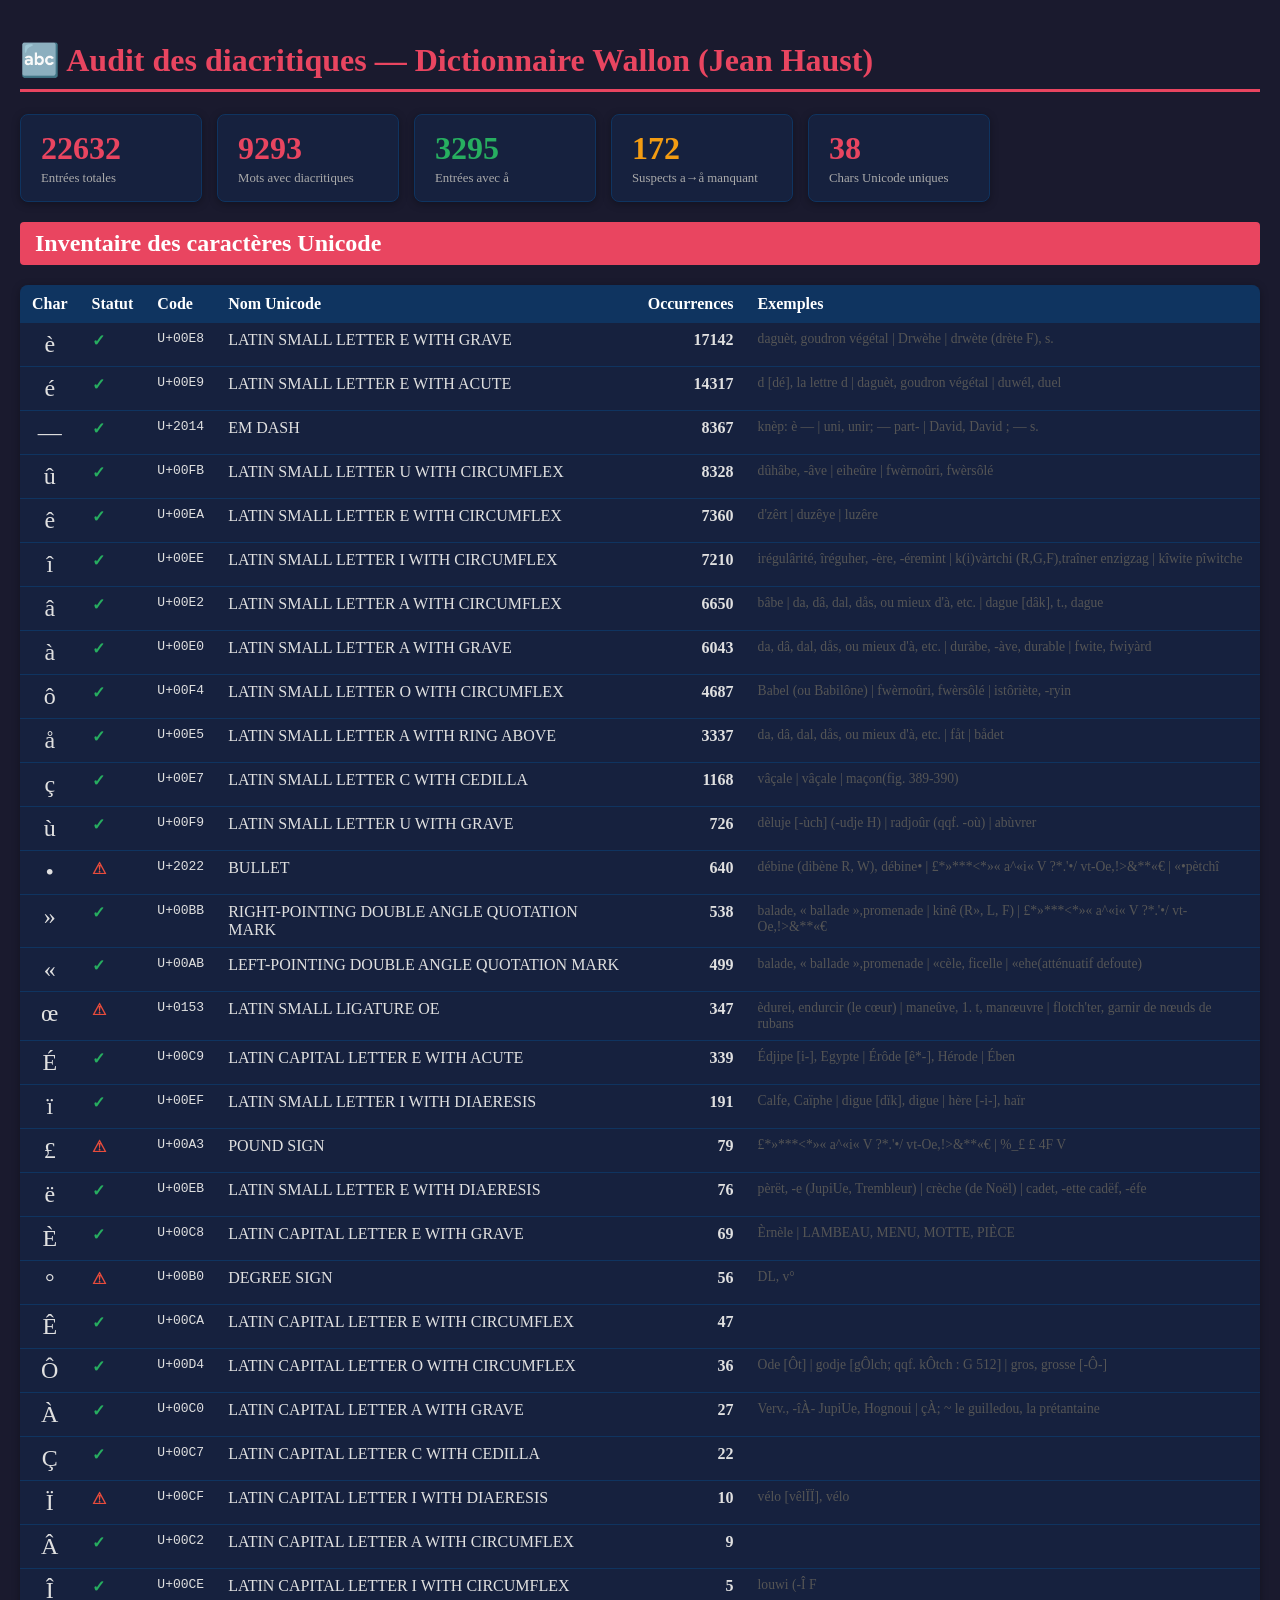
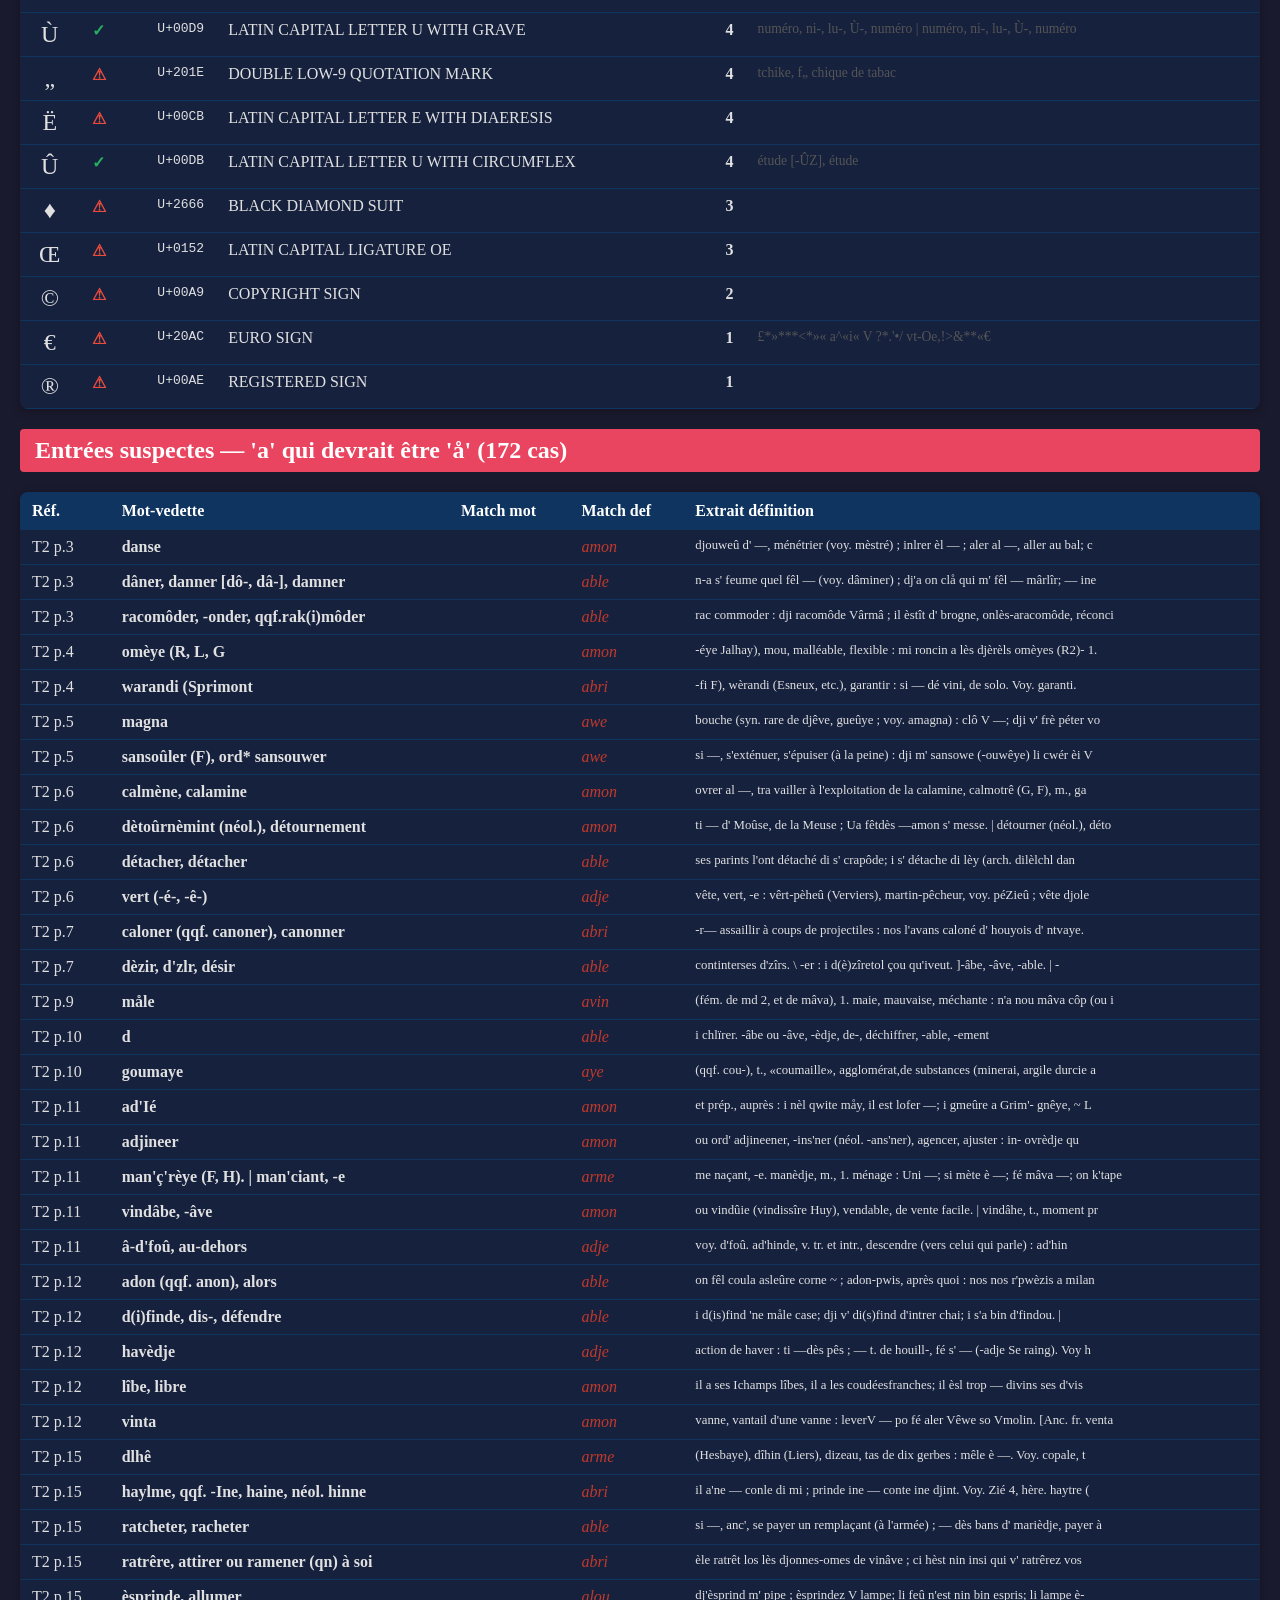
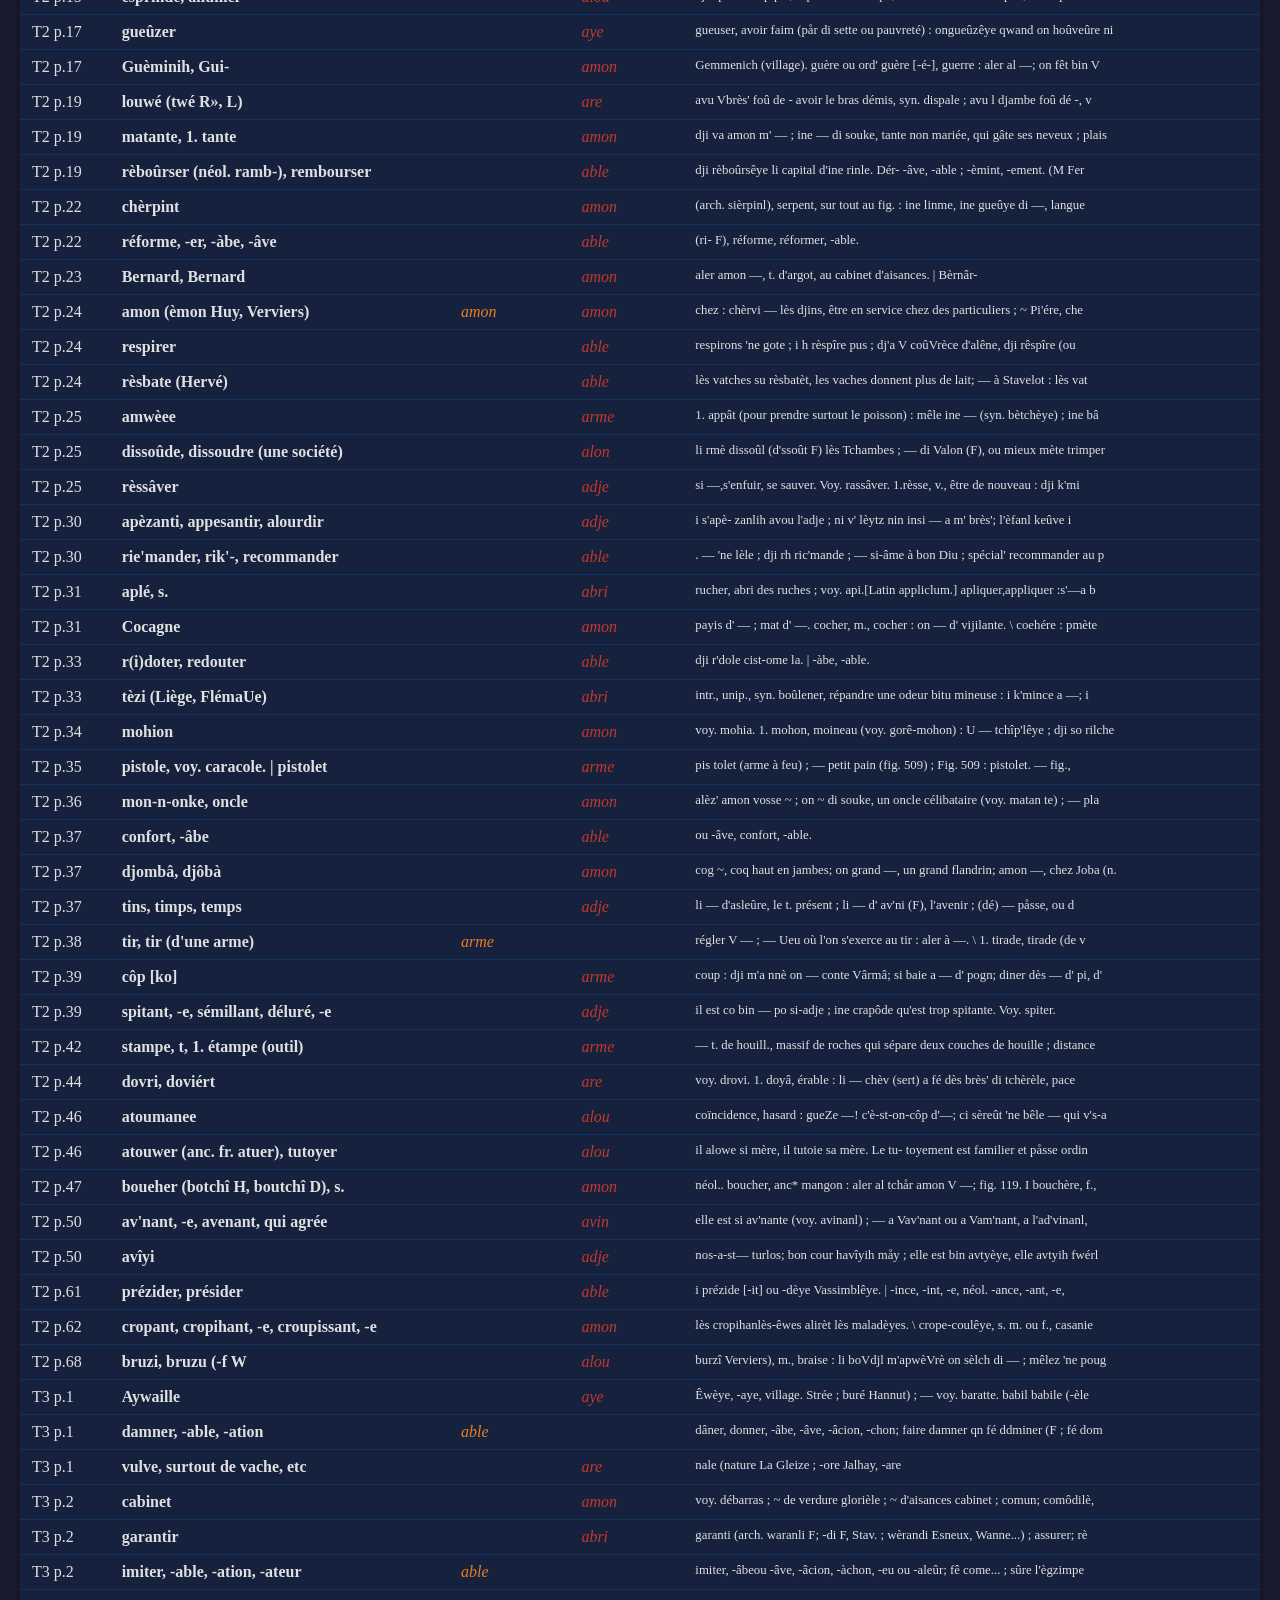
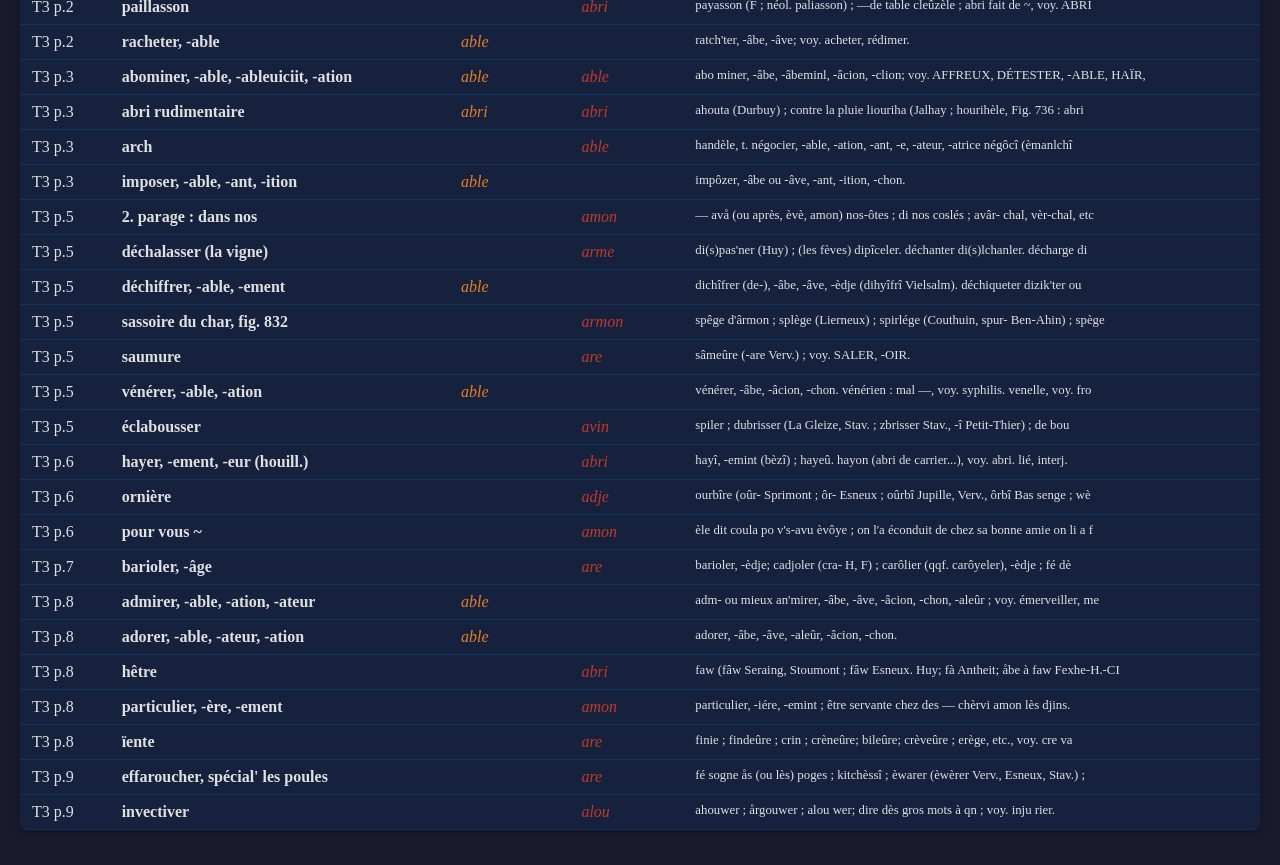
<file: extraction/audit_diacritiques.html>
<!DOCTYPE html>
<html lang="fr">
<head>
<meta charset="UTF-8">
<title>Audit diacritiques — Dictionnaire Wallon</title>
<style>
  body { font-family: 'Georgia', serif; max-width: 1400px; margin: 0 auto; padding: 20px;
         background: #1a1a2e; color: #e0e0e0; }
  h1 { color: #e94560; border-bottom: 3px solid #e94560; padding-bottom: 10px; }
  h2 { color: #0f3460; background: #e94560; padding: 8px 15px; border-radius: 4px; color: white; }
  .stats { display: flex; gap: 15px; flex-wrap: wrap; margin: 20px 0; }
  .stat { background: #16213e; border-radius: 8px; padding: 15px 20px;
           box-shadow: 0 2px 8px rgba(0,0,0,.3); min-width: 140px; border: 1px solid #0f3460; }
  .stat .val { font-size: 2em; font-weight: bold; color: #e94560; }
  .stat .lbl { font-size: .8em; color: #aaa; margin-top: 4px; }
  table { width: 100%; border-collapse: collapse; background: #16213e;
           box-shadow: 0 2px 8px rgba(0,0,0,.3); border-radius: 8px;
           overflow: hidden; margin: 15px 0; }
  th { background: #0f3460; color: white; padding: 10px 12px; text-align: left; }
  td { padding: 8px 12px; border-bottom: 1px solid #0f3460; vertical-align: top; }
  tr:hover { background: #1a1a3e; }
</style>
</head>
<body>
<h1>🔤 Audit des diacritiques — Dictionnaire Wallon (Jean Haust)</h1>

<div class="stats">
  <div class="stat"><div class="val">22632</div><div class="lbl">Entrées totales</div></div>
  <div class="stat"><div class="val">9293</div><div class="lbl">Mots avec diacritiques</div></div>
  <div class="stat"><div class="val" style="color:#27ae60">3295</div><div class="lbl">Entrées avec å</div></div>
  <div class="stat"><div class="val" style="color:#f39c12">172</div><div class="lbl">Suspects a→å manquant</div></div>
  <div class="stat"><div class="val">38</div><div class="lbl">Chars Unicode uniques</div></div>
</div>

<h2>Inventaire des caractères Unicode</h2>
<table>
  <tr><th>Char</th><th>Statut</th><th>Code</th><th>Nom Unicode</th><th>Occurrences</th><th>Exemples</th></tr>
  
    <tr>
      <td style="font-size:1.5em;text-align:center">è</td>
      <td style="color:#27ae60;font-weight:bold">✓</td>
      <td style="font-family:monospace">U+00E8</td>
      <td>LATIN SMALL LETTER E WITH GRAVE</td>
      <td style="text-align:right"><strong>17142</strong></td>
      <td style="font-size:.85em;color:#555">daguèt, goudron végétal | Drwèhe | drwète (drète F), s.</td>
    </tr>
    <tr>
      <td style="font-size:1.5em;text-align:center">é</td>
      <td style="color:#27ae60;font-weight:bold">✓</td>
      <td style="font-family:monospace">U+00E9</td>
      <td>LATIN SMALL LETTER E WITH ACUTE</td>
      <td style="text-align:right"><strong>14317</strong></td>
      <td style="font-size:.85em;color:#555">d [dé], la lettre d | daguèt, goudron végétal | duwél, duel</td>
    </tr>
    <tr>
      <td style="font-size:1.5em;text-align:center">—</td>
      <td style="color:#27ae60;font-weight:bold">✓</td>
      <td style="font-family:monospace">U+2014</td>
      <td>EM DASH</td>
      <td style="text-align:right"><strong>8367</strong></td>
      <td style="font-size:.85em;color:#555">knèp: è — | uni, unir; — part- | David, David ; — s.</td>
    </tr>
    <tr>
      <td style="font-size:1.5em;text-align:center">û</td>
      <td style="color:#27ae60;font-weight:bold">✓</td>
      <td style="font-family:monospace">U+00FB</td>
      <td>LATIN SMALL LETTER U WITH CIRCUMFLEX</td>
      <td style="text-align:right"><strong>8328</strong></td>
      <td style="font-size:.85em;color:#555">dûhâbe, -âve | eiheûre | fwèrnoûri, fwèrsôlé</td>
    </tr>
    <tr>
      <td style="font-size:1.5em;text-align:center">ê</td>
      <td style="color:#27ae60;font-weight:bold">✓</td>
      <td style="font-family:monospace">U+00EA</td>
      <td>LATIN SMALL LETTER E WITH CIRCUMFLEX</td>
      <td style="text-align:right"><strong>7360</strong></td>
      <td style="font-size:.85em;color:#555">d'zêrt | duzêye | luzêre</td>
    </tr>
    <tr>
      <td style="font-size:1.5em;text-align:center">î</td>
      <td style="color:#27ae60;font-weight:bold">✓</td>
      <td style="font-family:monospace">U+00EE</td>
      <td>LATIN SMALL LETTER I WITH CIRCUMFLEX</td>
      <td style="text-align:right"><strong>7210</strong></td>
      <td style="font-size:.85em;color:#555">irégulârité, îréguher, -ère, -éremint | k(i)vàrtchi (R,G,F),traîner enzigzag | kîwite  pîwitche</td>
    </tr>
    <tr>
      <td style="font-size:1.5em;text-align:center">â</td>
      <td style="color:#27ae60;font-weight:bold">✓</td>
      <td style="font-family:monospace">U+00E2</td>
      <td>LATIN SMALL LETTER A WITH CIRCUMFLEX</td>
      <td style="text-align:right"><strong>6650</strong></td>
      <td style="font-size:.85em;color:#555">bâbe | da, dâ, dal, dås, ou mieux d'à, etc. | dague [dâk], t., dague</td>
    </tr>
    <tr>
      <td style="font-size:1.5em;text-align:center">à</td>
      <td style="color:#27ae60;font-weight:bold">✓</td>
      <td style="font-family:monospace">U+00E0</td>
      <td>LATIN SMALL LETTER A WITH GRAVE</td>
      <td style="text-align:right"><strong>6043</strong></td>
      <td style="font-size:.85em;color:#555">da, dâ, dal, dås, ou mieux d'à, etc. | duràbe, -àve, durable | fwite, fwiyàrd</td>
    </tr>
    <tr>
      <td style="font-size:1.5em;text-align:center">ô</td>
      <td style="color:#27ae60;font-weight:bold">✓</td>
      <td style="font-family:monospace">U+00F4</td>
      <td>LATIN SMALL LETTER O WITH CIRCUMFLEX</td>
      <td style="text-align:right"><strong>4687</strong></td>
      <td style="font-size:.85em;color:#555">Babel (ou Babilône) | fwèrnoûri, fwèrsôlé | istôriète, -ryin</td>
    </tr>
    <tr>
      <td style="font-size:1.5em;text-align:center">å</td>
      <td style="color:#27ae60;font-weight:bold">✓</td>
      <td style="font-family:monospace">U+00E5</td>
      <td>LATIN SMALL LETTER A WITH RING ABOVE</td>
      <td style="text-align:right"><strong>3337</strong></td>
      <td style="font-size:.85em;color:#555">da, dâ, dal, dås, ou mieux d'à, etc. | fåt | bådet</td>
    </tr>
    <tr>
      <td style="font-size:1.5em;text-align:center">ç</td>
      <td style="color:#27ae60;font-weight:bold">✓</td>
      <td style="font-family:monospace">U+00E7</td>
      <td>LATIN SMALL LETTER C WITH CEDILLA</td>
      <td style="text-align:right"><strong>1168</strong></td>
      <td style="font-size:.85em;color:#555">vâçale | vâçale | maçon(fig. 389-390)</td>
    </tr>
    <tr>
      <td style="font-size:1.5em;text-align:center">ù</td>
      <td style="color:#27ae60;font-weight:bold">✓</td>
      <td style="font-family:monospace">U+00F9</td>
      <td>LATIN SMALL LETTER U WITH GRAVE</td>
      <td style="text-align:right"><strong>726</strong></td>
      <td style="font-size:.85em;color:#555">dèluje [-ùch] (-udje H) | radjoûr (qqf. -où) | abùvrer</td>
    </tr>
    <tr>
      <td style="font-size:1.5em;text-align:center">•</td>
      <td style="color:#e74c3c;font-weight:bold">⚠</td>
      <td style="font-family:monospace">U+2022</td>
      <td>BULLET</td>
      <td style="text-align:right"><strong>640</strong></td>
      <td style="font-size:.85em;color:#555">débine (dibène R, W), débine• | £*»***<*»« a^«i« V ?*.'•/ vt-Oe,!>&**«€  | «•pètchî</td>
    </tr>
    <tr>
      <td style="font-size:1.5em;text-align:center">»</td>
      <td style="color:#27ae60;font-weight:bold">✓</td>
      <td style="font-family:monospace">U+00BB</td>
      <td>RIGHT-POINTING DOUBLE ANGLE QUOTATION MARK</td>
      <td style="text-align:right"><strong>538</strong></td>
      <td style="font-size:.85em;color:#555">balade, « ballade »,promenade | kinê (R», L, F) | £*»***<*»« a^«i« V ?*.'•/ vt-Oe,!>&**«€ </td>
    </tr>
    <tr>
      <td style="font-size:1.5em;text-align:center">«</td>
      <td style="color:#27ae60;font-weight:bold">✓</td>
      <td style="font-family:monospace">U+00AB</td>
      <td>LEFT-POINTING DOUBLE ANGLE QUOTATION MARK</td>
      <td style="text-align:right"><strong>499</strong></td>
      <td style="font-size:.85em;color:#555">balade, « ballade »,promenade | «cèle, ficelle | «ehe(atténuatif defoute)</td>
    </tr>
    <tr>
      <td style="font-size:1.5em;text-align:center">œ</td>
      <td style="color:#e74c3c;font-weight:bold">⚠</td>
      <td style="font-family:monospace">U+0153</td>
      <td>LATIN SMALL LIGATURE OE</td>
      <td style="text-align:right"><strong>347</strong></td>
      <td style="font-size:.85em;color:#555">èdurei, endurcir (le cœur) | maneûve, 1. t, manœuvre | flotch'ter, garnir de nœuds de rubans</td>
    </tr>
    <tr>
      <td style="font-size:1.5em;text-align:center">É</td>
      <td style="color:#27ae60;font-weight:bold">✓</td>
      <td style="font-family:monospace">U+00C9</td>
      <td>LATIN CAPITAL LETTER E WITH ACUTE</td>
      <td style="text-align:right"><strong>339</strong></td>
      <td style="font-size:.85em;color:#555">Édjipe [i-], Egypte | Érôde [ê*-], Hérode | Ében</td>
    </tr>
    <tr>
      <td style="font-size:1.5em;text-align:center">ï</td>
      <td style="color:#27ae60;font-weight:bold">✓</td>
      <td style="font-family:monospace">U+00EF</td>
      <td>LATIN SMALL LETTER I WITH DIAERESIS</td>
      <td style="text-align:right"><strong>191</strong></td>
      <td style="font-size:.85em;color:#555">Calfe, Caïphe | digue [dïk], digue | hère [-i-], haïr</td>
    </tr>
    <tr>
      <td style="font-size:1.5em;text-align:center">£</td>
      <td style="color:#e74c3c;font-weight:bold">⚠</td>
      <td style="font-family:monospace">U+00A3</td>
      <td>POUND SIGN</td>
      <td style="text-align:right"><strong>79</strong></td>
      <td style="font-size:.85em;color:#555">£*»***<*»« a^«i« V ?*.'•/ vt-Oe,!>&**«€  | %_£ £ 4F V <? * £ £ # | |3£t«#IMH'JflH4fc'l</td>
    </tr>
    <tr>
      <td style="font-size:1.5em;text-align:center">ë</td>
      <td style="color:#27ae60;font-weight:bold">✓</td>
      <td style="font-family:monospace">U+00EB</td>
      <td>LATIN SMALL LETTER E WITH DIAERESIS</td>
      <td style="text-align:right"><strong>76</strong></td>
      <td style="font-size:.85em;color:#555">pèrët, -e (JupiUe, Trembleur) | crèche (de Noël) | cadet, -ette cadëf, -éfe</td>
    </tr>
    <tr>
      <td style="font-size:1.5em;text-align:center">È</td>
      <td style="color:#27ae60;font-weight:bold">✓</td>
      <td style="font-family:monospace">U+00C8</td>
      <td>LATIN CAPITAL LETTER E WITH GRAVE</td>
      <td style="text-align:right"><strong>69</strong></td>
      <td style="font-size:.85em;color:#555">Èrnèle | LAMBEAU, MENU, MOTTE, PIÈCE</td>
    </tr>
    <tr>
      <td style="font-size:1.5em;text-align:center">°</td>
      <td style="color:#e74c3c;font-weight:bold">⚠</td>
      <td style="font-family:monospace">U+00B0</td>
      <td>DEGREE SIGN</td>
      <td style="text-align:right"><strong>56</strong></td>
      <td style="font-size:.85em;color:#555">DL, v°</td>
    </tr>
    <tr>
      <td style="font-size:1.5em;text-align:center">Ê</td>
      <td style="color:#27ae60;font-weight:bold">✓</td>
      <td style="font-family:monospace">U+00CA</td>
      <td>LATIN CAPITAL LETTER E WITH CIRCUMFLEX</td>
      <td style="text-align:right"><strong>47</strong></td>
      <td style="font-size:.85em;color:#555"></td>
    </tr>
    <tr>
      <td style="font-size:1.5em;text-align:center">Ô</td>
      <td style="color:#27ae60;font-weight:bold">✓</td>
      <td style="font-family:monospace">U+00D4</td>
      <td>LATIN CAPITAL LETTER O WITH CIRCUMFLEX</td>
      <td style="text-align:right"><strong>36</strong></td>
      <td style="font-size:.85em;color:#555">Ode [Ôt] | godje [gÔlch; qqf. kÔtch : G 512] | gros, grosse [-Ô-]</td>
    </tr>
    <tr>
      <td style="font-size:1.5em;text-align:center">À</td>
      <td style="color:#27ae60;font-weight:bold">✓</td>
      <td style="font-family:monospace">U+00C0</td>
      <td>LATIN CAPITAL LETTER A WITH GRAVE</td>
      <td style="text-align:right"><strong>27</strong></td>
      <td style="font-size:.85em;color:#555">Verv., -îÀ- JupiUe, Hognoui | çÀ; ~ le guilledou, la prétantaine</td>
    </tr>
    <tr>
      <td style="font-size:1.5em;text-align:center">Ç</td>
      <td style="color:#27ae60;font-weight:bold">✓</td>
      <td style="font-family:monospace">U+00C7</td>
      <td>LATIN CAPITAL LETTER C WITH CEDILLA</td>
      <td style="text-align:right"><strong>22</strong></td>
      <td style="font-size:.85em;color:#555"></td>
    </tr>
    <tr>
      <td style="font-size:1.5em;text-align:center">Ï</td>
      <td style="color:#e74c3c;font-weight:bold">⚠</td>
      <td style="font-family:monospace">U+00CF</td>
      <td>LATIN CAPITAL LETTER I WITH DIAERESIS</td>
      <td style="text-align:right"><strong>10</strong></td>
      <td style="font-size:.85em;color:#555">vélo [vêlÏÏ], vélo</td>
    </tr>
    <tr>
      <td style="font-size:1.5em;text-align:center">Â</td>
      <td style="color:#27ae60;font-weight:bold">✓</td>
      <td style="font-family:monospace">U+00C2</td>
      <td>LATIN CAPITAL LETTER A WITH CIRCUMFLEX</td>
      <td style="text-align:right"><strong>9</strong></td>
      <td style="font-size:.85em;color:#555"></td>
    </tr>
    <tr>
      <td style="font-size:1.5em;text-align:center">Î</td>
      <td style="color:#27ae60;font-weight:bold">✓</td>
      <td style="font-family:monospace">U+00CE</td>
      <td>LATIN CAPITAL LETTER I WITH CIRCUMFLEX</td>
      <td style="text-align:right"><strong>5</strong></td>
      <td style="font-size:.85em;color:#555">louwi (-Î F</td>
    </tr>
    <tr>
      <td style="font-size:1.5em;text-align:center">Ù</td>
      <td style="color:#27ae60;font-weight:bold">✓</td>
      <td style="font-family:monospace">U+00D9</td>
      <td>LATIN CAPITAL LETTER U WITH GRAVE</td>
      <td style="text-align:right"><strong>4</strong></td>
      <td style="font-size:.85em;color:#555">numéro, ni-, lu-, Ù-, numéro | numéro, ni-, lu-, Ù-, numéro</td>
    </tr>
    <tr>
      <td style="font-size:1.5em;text-align:center">„</td>
      <td style="color:#e74c3c;font-weight:bold">⚠</td>
      <td style="font-family:monospace">U+201E</td>
      <td>DOUBLE LOW-9 QUOTATION MARK</td>
      <td style="text-align:right"><strong>4</strong></td>
      <td style="font-size:.85em;color:#555">tchike, f„ chique de tabac</td>
    </tr>
    <tr>
      <td style="font-size:1.5em;text-align:center">Ë</td>
      <td style="color:#e74c3c;font-weight:bold">⚠</td>
      <td style="font-family:monospace">U+00CB</td>
      <td>LATIN CAPITAL LETTER E WITH DIAERESIS</td>
      <td style="text-align:right"><strong>4</strong></td>
      <td style="font-size:.85em;color:#555"></td>
    </tr>
    <tr>
      <td style="font-size:1.5em;text-align:center">Û</td>
      <td style="color:#27ae60;font-weight:bold">✓</td>
      <td style="font-family:monospace">U+00DB</td>
      <td>LATIN CAPITAL LETTER U WITH CIRCUMFLEX</td>
      <td style="text-align:right"><strong>4</strong></td>
      <td style="font-size:.85em;color:#555">étude [-ÛZ], étude</td>
    </tr>
    <tr>
      <td style="font-size:1.5em;text-align:center">♦</td>
      <td style="color:#e74c3c;font-weight:bold">⚠</td>
      <td style="font-family:monospace">U+2666</td>
      <td>BLACK DIAMOND SUIT</td>
      <td style="text-align:right"><strong>3</strong></td>
      <td style="font-size:.85em;color:#555"></td>
    </tr>
    <tr>
      <td style="font-size:1.5em;text-align:center">Œ</td>
      <td style="color:#e74c3c;font-weight:bold">⚠</td>
      <td style="font-family:monospace">U+0152</td>
      <td>LATIN CAPITAL LIGATURE OE</td>
      <td style="text-align:right"><strong>3</strong></td>
      <td style="font-size:.85em;color:#555"></td>
    </tr>
    <tr>
      <td style="font-size:1.5em;text-align:center">©</td>
      <td style="color:#e74c3c;font-weight:bold">⚠</td>
      <td style="font-family:monospace">U+00A9</td>
      <td>COPYRIGHT SIGN</td>
      <td style="text-align:right"><strong>2</strong></td>
      <td style="font-size:.85em;color:#555"></td>
    </tr>
    <tr>
      <td style="font-size:1.5em;text-align:center">€</td>
      <td style="color:#e74c3c;font-weight:bold">⚠</td>
      <td style="font-family:monospace">U+20AC</td>
      <td>EURO SIGN</td>
      <td style="text-align:right"><strong>1</strong></td>
      <td style="font-size:.85em;color:#555">£*»***<*»« a^«i« V ?*.'•/ vt-Oe,!>&**«€ </td>
    </tr>
    <tr>
      <td style="font-size:1.5em;text-align:center">®</td>
      <td style="color:#e74c3c;font-weight:bold">⚠</td>
      <td style="font-family:monospace">U+00AE</td>
      <td>REGISTERED SIGN</td>
      <td style="text-align:right"><strong>1</strong></td>
      <td style="font-size:.85em;color:#555"></td>
    </tr>
</table>

<h2>Entrées suspectes — 'a' qui devrait être 'å' (172 cas)</h2>
<table>
  <tr><th>Réf.</th><th>Mot-vedette</th><th>Match mot</th><th>Match def</th><th>Extrait définition</th></tr>
  
    <tr>
      <td>T2 p.3</td>
      <td><strong>danse</strong></td>
      <td style="color:#e67e22"><em></em></td>
      <td style="color:#c0392b"><em>amon</em></td>
      <td style="font-size:.8em">djouweû d' —, ménétrier (voy. mèstré) ; inlrer èl — ; aler al —, aller au bal; c</td>
    </tr>
    <tr>
      <td>T2 p.3</td>
      <td><strong>dâner, danner [dô-, dâ-], damner</strong></td>
      <td style="color:#e67e22"><em></em></td>
      <td style="color:#c0392b"><em>able</em></td>
      <td style="font-size:.8em">n-a s' feume quel fêl — (voy. dâminer) ; dj'a on clå qui m' fêl — mârlîr; — ine </td>
    </tr>
    <tr>
      <td>T2 p.3</td>
      <td><strong>racomôder,  -onder, qqf.rak(i)môder</strong></td>
      <td style="color:#e67e22"><em></em></td>
      <td style="color:#c0392b"><em>able</em></td>
      <td style="font-size:.8em">rac commoder : dji racomôde Vârmâ ; il èstît d' brogne, onlès-aracomôde, réconci</td>
    </tr>
    <tr>
      <td>T2 p.4</td>
      <td><strong>omèye (R, L, G</strong></td>
      <td style="color:#e67e22"><em></em></td>
      <td style="color:#c0392b"><em>amon</em></td>
      <td style="font-size:.8em">-éye Jalhay), mou, malléable, flexible : mi roncin a lès djèrèls omèyes (R2)- 1.</td>
    </tr>
    <tr>
      <td>T2 p.4</td>
      <td><strong>warandi (Sprimont</strong></td>
      <td style="color:#e67e22"><em></em></td>
      <td style="color:#c0392b"><em>abri</em></td>
      <td style="font-size:.8em">-fi F), wèrandi (Esneux, etc.), garantir : si — dé vini, de solo. Voy. garanti. </td>
    </tr>
    <tr>
      <td>T2 p.5</td>
      <td><strong>magna</strong></td>
      <td style="color:#e67e22"><em></em></td>
      <td style="color:#c0392b"><em>awe</em></td>
      <td style="font-size:.8em">bouche (syn. rare de djêve, gueûye ; voy. amagna) : clô V —; dji v' frè péter vo</td>
    </tr>
    <tr>
      <td>T2 p.5</td>
      <td><strong>sansoûler (F), ord* sansouwer</strong></td>
      <td style="color:#e67e22"><em></em></td>
      <td style="color:#c0392b"><em>awe</em></td>
      <td style="font-size:.8em">si —, s'exténuer, s'épuiser (à la peine) : dji m' sansowe (-ouwêye) li cwér èi V</td>
    </tr>
    <tr>
      <td>T2 p.6</td>
      <td><strong>calmène, calamine</strong></td>
      <td style="color:#e67e22"><em></em></td>
      <td style="color:#c0392b"><em>amon</em></td>
      <td style="font-size:.8em">ovrer al —, tra vailler à l'exploitation de la calamine, calmotrê (G, F), m., ga</td>
    </tr>
    <tr>
      <td>T2 p.6</td>
      <td><strong>dètoûrnèmint (néol.), détournement</strong></td>
      <td style="color:#e67e22"><em></em></td>
      <td style="color:#c0392b"><em>amon</em></td>
      <td style="font-size:.8em">ti — d' Moûse, de la Meuse ; Ua fêtdès —amon s' messe. | détourner (néol.), déto</td>
    </tr>
    <tr>
      <td>T2 p.6</td>
      <td><strong>détacher, détacher</strong></td>
      <td style="color:#e67e22"><em></em></td>
      <td style="color:#c0392b"><em>able</em></td>
      <td style="font-size:.8em">ses parints l'ont détaché di s' crapôde; i s' détache di lèy (arch. dilèlchl dan</td>
    </tr>
    <tr>
      <td>T2 p.6</td>
      <td><strong>vert (-é-, -ê-)</strong></td>
      <td style="color:#e67e22"><em></em></td>
      <td style="color:#c0392b"><em>adje</em></td>
      <td style="font-size:.8em">vête, vert, -e : vêrt-pèheû (Verviers), martin-pêcheur, voy. péZieû ; vête djole</td>
    </tr>
    <tr>
      <td>T2 p.7</td>
      <td><strong>caloner (qqf. canoner), canonner</strong></td>
      <td style="color:#e67e22"><em></em></td>
      <td style="color:#c0392b"><em>abri</em></td>
      <td style="font-size:.8em">-r— assaillir à coups de projectiles : nos l'avans caloné d' houyois d' ntvaye. </td>
    </tr>
    <tr>
      <td>T2 p.7</td>
      <td><strong>dèzir, d'zlr, désir</strong></td>
      <td style="color:#e67e22"><em></em></td>
      <td style="color:#c0392b"><em>able</em></td>
      <td style="font-size:.8em">continterses d'zîrs. \ -er : i d(è)zîretol çou qu'iveut. ]-âbe, -âve, -able. | -</td>
    </tr>
    <tr>
      <td>T2 p.9</td>
      <td><strong>måle</strong></td>
      <td style="color:#e67e22"><em></em></td>
      <td style="color:#c0392b"><em>avin</em></td>
      <td style="font-size:.8em">(fém. de md 2, et de mâva), 1. maie, mauvaise, méchante : n'a nou mâva côp (ou i</td>
    </tr>
    <tr>
      <td>T2 p.10</td>
      <td><strong>d</strong></td>
      <td style="color:#e67e22"><em></em></td>
      <td style="color:#c0392b"><em>able</em></td>
      <td style="font-size:.8em">i chlïrer. -âbe ou -âve, -èdje, de-, déchiffrer, -able, -ement</td>
    </tr>
    <tr>
      <td>T2 p.10</td>
      <td><strong>goumaye</strong></td>
      <td style="color:#e67e22"><em></em></td>
      <td style="color:#c0392b"><em>aye</em></td>
      <td style="font-size:.8em">(qqf. cou-), t., «coumaille», agglomérat,de substances (minerai, argile durcie a</td>
    </tr>
    <tr>
      <td>T2 p.11</td>
      <td><strong>ad'Ié</strong></td>
      <td style="color:#e67e22"><em></em></td>
      <td style="color:#c0392b"><em>amon</em></td>
      <td style="font-size:.8em">et prép., auprès : i nèl qwite måy, il est lofer —; i gmeûre a Grim'- gnêye, ~ L</td>
    </tr>
    <tr>
      <td>T2 p.11</td>
      <td><strong>adjineer</strong></td>
      <td style="color:#e67e22"><em></em></td>
      <td style="color:#c0392b"><em>amon</em></td>
      <td style="font-size:.8em">ou ord' adjineener, -ins'ner (néol. -ans'ner), agencer, ajuster : in- ovrèdje qu</td>
    </tr>
    <tr>
      <td>T2 p.11</td>
      <td><strong>man'ç'rèye  (F, H). | man'ciant, -e</strong></td>
      <td style="color:#e67e22"><em></em></td>
      <td style="color:#c0392b"><em>arme</em></td>
      <td style="font-size:.8em">me naçant, -e. manèdje, m., 1. ménage : Uni —; si mète è —; fé mâva —; on k'tape</td>
    </tr>
    <tr>
      <td>T2 p.11</td>
      <td><strong>vindâbe, -âve</strong></td>
      <td style="color:#e67e22"><em></em></td>
      <td style="color:#c0392b"><em>amon</em></td>
      <td style="font-size:.8em">ou vindûie (vindissîre Huy), vendable, de vente facile. | vindâhe, t., moment pr</td>
    </tr>
    <tr>
      <td>T2 p.11</td>
      <td><strong>â-d'foû, au-dehors</strong></td>
      <td style="color:#e67e22"><em></em></td>
      <td style="color:#c0392b"><em>adje</em></td>
      <td style="font-size:.8em">voy. d'foû. ad'hinde, v. tr. et intr., descendre (vers celui qui parle) : ad'hin</td>
    </tr>
    <tr>
      <td>T2 p.12</td>
      <td><strong>adon (qqf. anon), alors</strong></td>
      <td style="color:#e67e22"><em></em></td>
      <td style="color:#c0392b"><em>able</em></td>
      <td style="font-size:.8em">on fêl coula asleûre corne ~ ; adon-pwis, après quoi : nos nos r'pwèzis a milan </td>
    </tr>
    <tr>
      <td>T2 p.12</td>
      <td><strong>d(i)finde, dis-, défendre</strong></td>
      <td style="color:#e67e22"><em></em></td>
      <td style="color:#c0392b"><em>able</em></td>
      <td style="font-size:.8em">i d(is)find 'ne måle case; dji v' di(s)find d'intrer chai; i s'a bin d'findou. |</td>
    </tr>
    <tr>
      <td>T2 p.12</td>
      <td><strong>havèdje</strong></td>
      <td style="color:#e67e22"><em></em></td>
      <td style="color:#c0392b"><em>adje</em></td>
      <td style="font-size:.8em">action de haver : ti —dès pês ; — t. de houill-, fé s' — (-adje Se raing). Voy h</td>
    </tr>
    <tr>
      <td>T2 p.12</td>
      <td><strong>lîbe, libre</strong></td>
      <td style="color:#e67e22"><em></em></td>
      <td style="color:#c0392b"><em>amon</em></td>
      <td style="font-size:.8em">il a ses Ichamps lîbes, il a les coudéesfranches; il èsl trop — divins ses d'vis</td>
    </tr>
    <tr>
      <td>T2 p.12</td>
      <td><strong>vinta</strong></td>
      <td style="color:#e67e22"><em></em></td>
      <td style="color:#c0392b"><em>amon</em></td>
      <td style="font-size:.8em">vanne, vantail d'une vanne : leverV — po fé aler Vêwe so Vmolin. [Anc. fr. venta</td>
    </tr>
    <tr>
      <td>T2 p.15</td>
      <td><strong>dlhê</strong></td>
      <td style="color:#e67e22"><em></em></td>
      <td style="color:#c0392b"><em>arme</em></td>
      <td style="font-size:.8em">(Hesbaye),  dîhin  (Liers), dizeau, tas de dix gerbes : mêle è —. Voy. copale, t</td>
    </tr>
    <tr>
      <td>T2 p.15</td>
      <td><strong>haylme, qqf. -Ine, haine, néol. hinne</strong></td>
      <td style="color:#e67e22"><em></em></td>
      <td style="color:#c0392b"><em>abri</em></td>
      <td style="font-size:.8em">il a'ne — conle di mi ; prinde ine — conte ine djint. Voy. Zié 4, hère. haytre (</td>
    </tr>
    <tr>
      <td>T2 p.15</td>
      <td><strong>ratcheter, racheter</strong></td>
      <td style="color:#e67e22"><em></em></td>
      <td style="color:#c0392b"><em>able</em></td>
      <td style="font-size:.8em">si —, anc', se payer un remplaçant (à l'armée) ; — dès bans d' marièdje, payer à</td>
    </tr>
    <tr>
      <td>T2 p.15</td>
      <td><strong>ratrêre, attirer ou ramener (qn) à soi</strong></td>
      <td style="color:#e67e22"><em></em></td>
      <td style="color:#c0392b"><em>abri</em></td>
      <td style="font-size:.8em">èle ratrêt los lès djonnes-omes de vinâve ; ci hèst nin insi qui v' ratrêrez vos</td>
    </tr>
    <tr>
      <td>T2 p.15</td>
      <td><strong>èsprinde, allumer</strong></td>
      <td style="color:#e67e22"><em></em></td>
      <td style="color:#c0392b"><em>alou</em></td>
      <td style="font-size:.8em">dj'èsprind m' pipe ; èsprindez V lampe; li feû n'est nin bin espris; li lampe è-</td>
    </tr>
    <tr>
      <td>T2 p.17</td>
      <td><strong>gueûzer</strong></td>
      <td style="color:#e67e22"><em></em></td>
      <td style="color:#c0392b"><em>aye</em></td>
      <td style="font-size:.8em">gueuser, avoir faim (pår di sette ou pauvreté) : ongueûzêye qwand on hoûveûre ni</td>
    </tr>
    <tr>
      <td>T2 p.17</td>
      <td><strong>Guèminih, Gui-</strong></td>
      <td style="color:#e67e22"><em></em></td>
      <td style="color:#c0392b"><em>amon</em></td>
      <td style="font-size:.8em">Gemmenich (village). guère ou ord' guère [-é-], guerre : aler al —; on fêt bin V</td>
    </tr>
    <tr>
      <td>T2 p.19</td>
      <td><strong>louwé (twé R», L)</strong></td>
      <td style="color:#e67e22"><em></em></td>
      <td style="color:#c0392b"><em>are</em></td>
      <td style="font-size:.8em">avu Vbrès' foû de - avoir le bras démis, syn. dispale ; avu l djambe foû dé -, v</td>
    </tr>
    <tr>
      <td>T2 p.19</td>
      <td><strong>matante, 1. tante</strong></td>
      <td style="color:#e67e22"><em></em></td>
      <td style="color:#c0392b"><em>amon</em></td>
      <td style="font-size:.8em">dji va amon m' — ; ine — di souke, tante non mariée, qui gâte ses neveux ; plais</td>
    </tr>
    <tr>
      <td>T2 p.19</td>
      <td><strong>rèboûrser (néol. ramb-), rembourser</strong></td>
      <td style="color:#e67e22"><em></em></td>
      <td style="color:#c0392b"><em>able</em></td>
      <td style="font-size:.8em">dji rèboûrsêye li capital d'ine rinle. Dér- -âve, -able ; -èmint, -ement. (M Fer</td>
    </tr>
    <tr>
      <td>T2 p.22</td>
      <td><strong>chèrpint</strong></td>
      <td style="color:#e67e22"><em></em></td>
      <td style="color:#c0392b"><em>amon</em></td>
      <td style="font-size:.8em">(arch. sièrpinl), serpent, sur tout au fig. : ine linme, ine gueûye di —, langue</td>
    </tr>
    <tr>
      <td>T2 p.22</td>
      <td><strong>réforme, -er, -àbe, -âve</strong></td>
      <td style="color:#e67e22"><em></em></td>
      <td style="color:#c0392b"><em>able</em></td>
      <td style="font-size:.8em">(ri- F), réforme, réformer, -able.</td>
    </tr>
    <tr>
      <td>T2 p.23</td>
      <td><strong>Bernard, Bernard</strong></td>
      <td style="color:#e67e22"><em></em></td>
      <td style="color:#c0392b"><em>amon</em></td>
      <td style="font-size:.8em">aler amon —, t. d'argot, au cabinet d'aisances. | Bèrnâr-</td>
    </tr>
    <tr>
      <td>T2 p.24</td>
      <td><strong>amon (èmon Huy, Verviers)</strong></td>
      <td style="color:#e67e22"><em>amon</em></td>
      <td style="color:#c0392b"><em>amon</em></td>
      <td style="font-size:.8em">chez : chèrvi — lès djins, être en service chez des particuliers ; ~ Pi'ére, che</td>
    </tr>
    <tr>
      <td>T2 p.24</td>
      <td><strong>respirer</strong></td>
      <td style="color:#e67e22"><em></em></td>
      <td style="color:#c0392b"><em>able</em></td>
      <td style="font-size:.8em">respirons 'ne gote ; i h rèspîre pus ; dj'a V coûVrèce d'alêne, dji rêspîre (ou </td>
    </tr>
    <tr>
      <td>T2 p.24</td>
      <td><strong>rèsbate (Hervé)</strong></td>
      <td style="color:#e67e22"><em></em></td>
      <td style="color:#c0392b"><em>able</em></td>
      <td style="font-size:.8em">lès vatches su rèsbatèt, les vaches donnent plus de lait; — à Stavelot : lès vat</td>
    </tr>
    <tr>
      <td>T2 p.25</td>
      <td><strong>amwèee</strong></td>
      <td style="color:#e67e22"><em></em></td>
      <td style="color:#c0392b"><em>arme</em></td>
      <td style="font-size:.8em">1. appât (pour prendre surtout le poisson) : mêle ine — (syn. bètchèye) ; ine bâ</td>
    </tr>
    <tr>
      <td>T2 p.25</td>
      <td><strong>dissoûde, dissoudre (une société)</strong></td>
      <td style="color:#e67e22"><em></em></td>
      <td style="color:#c0392b"><em>alon</em></td>
      <td style="font-size:.8em">li rmè dissoûl (d'ssoût F) lès Tchambes ; — di Valon (F), ou mieux mète trimper </td>
    </tr>
    <tr>
      <td>T2 p.25</td>
      <td><strong>rèssâver</strong></td>
      <td style="color:#e67e22"><em></em></td>
      <td style="color:#c0392b"><em>adje</em></td>
      <td style="font-size:.8em">si —,s'enfuir, se sauver. Voy. rassâver. 1.rèsse, v., être de nouveau : dji k'mi</td>
    </tr>
    <tr>
      <td>T2 p.30</td>
      <td><strong>apèzanti, appesantir, alourdir</strong></td>
      <td style="color:#e67e22"><em></em></td>
      <td style="color:#c0392b"><em>adje</em></td>
      <td style="font-size:.8em">i s'apè- zanlih avou l'adje ; ni v' lèytz nin insi — a m' brès'; l'èfanl keûve i</td>
    </tr>
    <tr>
      <td>T2 p.30</td>
      <td><strong>rie'mander, rik'-, recommander</strong></td>
      <td style="color:#e67e22"><em></em></td>
      <td style="color:#c0392b"><em>able</em></td>
      <td style="font-size:.8em">. — 'ne lèle ; dji rh ric'mande ; — si-âme à bon Diu ; spécial' recommander au p</td>
    </tr>
    <tr>
      <td>T2 p.31</td>
      <td><strong>aplé, s.</strong></td>
      <td style="color:#e67e22"><em></em></td>
      <td style="color:#c0392b"><em>abri</em></td>
      <td style="font-size:.8em">rucher, abri des ruches ; voy. api.[Latin appliclum.] apliquer,appliquer :s'—a b</td>
    </tr>
    <tr>
      <td>T2 p.31</td>
      <td><strong>Cocagne</strong></td>
      <td style="color:#e67e22"><em></em></td>
      <td style="color:#c0392b"><em>amon</em></td>
      <td style="font-size:.8em">payis d' — ; mat d' —. cocher, m., cocher : on — d' vijilante. \ coehére : pmète</td>
    </tr>
    <tr>
      <td>T2 p.33</td>
      <td><strong>r(i)doter, redouter</strong></td>
      <td style="color:#e67e22"><em></em></td>
      <td style="color:#c0392b"><em>able</em></td>
      <td style="font-size:.8em">dji r'dole cist-ome la. | -àbe, -able.</td>
    </tr>
    <tr>
      <td>T2 p.33</td>
      <td><strong>tèzi (Liège, FlémaUe)</strong></td>
      <td style="color:#e67e22"><em></em></td>
      <td style="color:#c0392b"><em>abri</em></td>
      <td style="font-size:.8em">intr., unip., syn. boûlener, répandre une odeur bitu mineuse : i k'mince a —; i </td>
    </tr>
    <tr>
      <td>T2 p.34</td>
      <td><strong>mohion</strong></td>
      <td style="color:#e67e22"><em></em></td>
      <td style="color:#c0392b"><em>amon</em></td>
      <td style="font-size:.8em">voy. mohia. 1. mohon, moineau (voy. gorê-mohon) : U — tchîp'lêye ; dji so rilche</td>
    </tr>
    <tr>
      <td>T2 p.35</td>
      <td><strong>pistole, voy. caracole. | pistolet</strong></td>
      <td style="color:#e67e22"><em></em></td>
      <td style="color:#c0392b"><em>arme</em></td>
      <td style="font-size:.8em">pis tolet (arme à feu) ; — petit pain (fig. 509) ; Fig. 509 : pistolet. — fig., </td>
    </tr>
    <tr>
      <td>T2 p.36</td>
      <td><strong>mon-n-onke, oncle</strong></td>
      <td style="color:#e67e22"><em></em></td>
      <td style="color:#c0392b"><em>amon</em></td>
      <td style="font-size:.8em">alèz' amon vosse ~ ; on ~ di souke, un oncle célibataire (voy. matan te) ; — pla</td>
    </tr>
    <tr>
      <td>T2 p.37</td>
      <td><strong>confort, -âbe</strong></td>
      <td style="color:#e67e22"><em></em></td>
      <td style="color:#c0392b"><em>able</em></td>
      <td style="font-size:.8em">ou -âve, confort, -able.</td>
    </tr>
    <tr>
      <td>T2 p.37</td>
      <td><strong>djombâ, djôbà</strong></td>
      <td style="color:#e67e22"><em></em></td>
      <td style="color:#c0392b"><em>amon</em></td>
      <td style="font-size:.8em">cog ~, coq haut en jambes; on grand —, un grand flandrin; amon —, chez Joba (n. </td>
    </tr>
    <tr>
      <td>T2 p.37</td>
      <td><strong>tins, timps, temps</strong></td>
      <td style="color:#e67e22"><em></em></td>
      <td style="color:#c0392b"><em>adje</em></td>
      <td style="font-size:.8em">li — d'asleûre, le t. présent ; li — d' av'ni (F), l'avenir ; (dé) — påsse, ou d</td>
    </tr>
    <tr>
      <td>T2 p.38</td>
      <td><strong>tir, tir (d'une arme)</strong></td>
      <td style="color:#e67e22"><em>arme</em></td>
      <td style="color:#c0392b"><em></em></td>
      <td style="font-size:.8em">régler V — ; — Ueu où l'on s'exerce au tir : aler à —. \ 1. tirade, tirade (de v</td>
    </tr>
    <tr>
      <td>T2 p.39</td>
      <td><strong>côp [ko]</strong></td>
      <td style="color:#e67e22"><em></em></td>
      <td style="color:#c0392b"><em>arme</em></td>
      <td style="font-size:.8em">coup : dji m'a nnè on — conte Vârmâ; si baie a — d' pogn; diner dès — d' pi, d' </td>
    </tr>
    <tr>
      <td>T2 p.39</td>
      <td><strong>spitant, -e, sémillant, déluré, -e</strong></td>
      <td style="color:#e67e22"><em></em></td>
      <td style="color:#c0392b"><em>adje</em></td>
      <td style="font-size:.8em">il est co bin — po si-adje ; ine crapôde qu'est trop spitante. Voy. spiter.</td>
    </tr>
    <tr>
      <td>T2 p.42</td>
      <td><strong>stampe, t, 1. étampe (outil)</strong></td>
      <td style="color:#e67e22"><em></em></td>
      <td style="color:#c0392b"><em>arme</em></td>
      <td style="font-size:.8em">— t. de houill., massif de roches qui sépare deux couches de houille ; distance </td>
    </tr>
    <tr>
      <td>T2 p.44</td>
      <td><strong>dovri, doviért</strong></td>
      <td style="color:#e67e22"><em></em></td>
      <td style="color:#c0392b"><em>are</em></td>
      <td style="font-size:.8em">voy. drovi. 1. doyâ, érable : li — chèv (sert) a fé dès brès' di tchèrèle, pace </td>
    </tr>
    <tr>
      <td>T2 p.46</td>
      <td><strong>atoumanee</strong></td>
      <td style="color:#e67e22"><em></em></td>
      <td style="color:#c0392b"><em>alou</em></td>
      <td style="font-size:.8em">coïncidence, hasard : gueZe —! c'è-st-on-côp d'—; ci sèreût 'ne bêle — qui v's-a</td>
    </tr>
    <tr>
      <td>T2 p.46</td>
      <td><strong>atouwer (anc. fr. atuer), tutoyer</strong></td>
      <td style="color:#e67e22"><em></em></td>
      <td style="color:#c0392b"><em>alou</em></td>
      <td style="font-size:.8em">il alowe si mère, il tutoie sa mère. Le tu- toyement est familier et påsse ordin</td>
    </tr>
    <tr>
      <td>T2 p.47</td>
      <td><strong>boueher (botchî H, boutchî D), s.</strong></td>
      <td style="color:#e67e22"><em></em></td>
      <td style="color:#c0392b"><em>amon</em></td>
      <td style="font-size:.8em">néol.. boucher, anc* mangon : aler al tchår amon V —; fig. 119. I bouchère, f., </td>
    </tr>
    <tr>
      <td>T2 p.50</td>
      <td><strong>av'nant, -e, avenant, qui agrée</strong></td>
      <td style="color:#e67e22"><em></em></td>
      <td style="color:#c0392b"><em>avin</em></td>
      <td style="font-size:.8em">elle est si av'nante (voy. avinanl) ; — a Vav'nant ou a Vam'nant, a l'ad'vinanl,</td>
    </tr>
    <tr>
      <td>T2 p.50</td>
      <td><strong>avîyi</strong></td>
      <td style="color:#e67e22"><em></em></td>
      <td style="color:#c0392b"><em>adje</em></td>
      <td style="font-size:.8em">nos-a-st— turlos; bon cour havîyih måy ; elle est bin avtyèye, elle avtyih fwérl</td>
    </tr>
    <tr>
      <td>T2 p.61</td>
      <td><strong>prézider, présider</strong></td>
      <td style="color:#e67e22"><em></em></td>
      <td style="color:#c0392b"><em>able</em></td>
      <td style="font-size:.8em">i prézide [-it] ou -dèye Vassimblêye. | -ince, -int, -e, néol. -ance, -ant, -e, </td>
    </tr>
    <tr>
      <td>T2 p.62</td>
      <td><strong>cropant, cropihant, -e, croupissant, -e</strong></td>
      <td style="color:#e67e22"><em></em></td>
      <td style="color:#c0392b"><em>amon</em></td>
      <td style="font-size:.8em">lès cropihanlès-êwes alirèt lès maladèyes. \ crope-coulêye, s. m. ou f., casanie</td>
    </tr>
    <tr>
      <td>T2 p.68</td>
      <td><strong>bruzi, bruzu (-f W</strong></td>
      <td style="color:#e67e22"><em></em></td>
      <td style="color:#c0392b"><em>alou</em></td>
      <td style="font-size:.8em">burzî Verviers), m., braise : li boVdjl m'apwèVrè on sèlch di — ; mêlez 'ne poug</td>
    </tr>
    <tr>
      <td>T3 p.1</td>
      <td><strong>Aywaille</strong></td>
      <td style="color:#e67e22"><em></em></td>
      <td style="color:#c0392b"><em>aye</em></td>
      <td style="font-size:.8em">Êwèye, -aye, village. Strée ; buré Hannut) ; — voy. baratte. babil babile (-èle </td>
    </tr>
    <tr>
      <td>T3 p.1</td>
      <td><strong>damner, -able, -ation</strong></td>
      <td style="color:#e67e22"><em>able</em></td>
      <td style="color:#c0392b"><em></em></td>
      <td style="font-size:.8em">dâner, donner, -âbe, -âve, -âcion, -chon; faire damner qn fé ddminer (F ; fé dom</td>
    </tr>
    <tr>
      <td>T3 p.1</td>
      <td><strong>vulve, surtout de vache, etc</strong></td>
      <td style="color:#e67e22"><em></em></td>
      <td style="color:#c0392b"><em>are</em></td>
      <td style="font-size:.8em">nale (nature La Gleize ; -ore Jalhay, -are</td>
    </tr>
    <tr>
      <td>T3 p.2</td>
      <td><strong>cabinet</strong></td>
      <td style="color:#e67e22"><em></em></td>
      <td style="color:#c0392b"><em>amon</em></td>
      <td style="font-size:.8em">voy. débarras ; ~ de verdure glorièle ; ~ d'aisances cabinet ; comun; comôdilè, </td>
    </tr>
    <tr>
      <td>T3 p.2</td>
      <td><strong>garantir</strong></td>
      <td style="color:#e67e22"><em></em></td>
      <td style="color:#c0392b"><em>abri</em></td>
      <td style="font-size:.8em">garanti (arch. waranli F; -di F, Stav. ; wèrandi Esneux, Wanne...) ; assurer; rè</td>
    </tr>
    <tr>
      <td>T3 p.2</td>
      <td><strong>imiter, -able, -ation, -ateur</strong></td>
      <td style="color:#e67e22"><em>able</em></td>
      <td style="color:#c0392b"><em></em></td>
      <td style="font-size:.8em">imiter, -âbeou -âve, -âcion, -àchon, -eu ou -aleûr; fê come... ; sûre l'ègzimpe </td>
    </tr>
    <tr>
      <td>T3 p.2</td>
      <td><strong>paillasson</strong></td>
      <td style="color:#e67e22"><em></em></td>
      <td style="color:#c0392b"><em>abri</em></td>
      <td style="font-size:.8em">payasson (F ; néol.  paliasson) ; —de table cleûzèle ; abri fait de ~, voy. ABRI</td>
    </tr>
    <tr>
      <td>T3 p.2</td>
      <td><strong>racheter, -able</strong></td>
      <td style="color:#e67e22"><em>able</em></td>
      <td style="color:#c0392b"><em></em></td>
      <td style="font-size:.8em">ratch'ter, -âbe, -âve; voy. acheter, rédimer.</td>
    </tr>
    <tr>
      <td>T3 p.3</td>
      <td><strong>abominer, -able, -ableuiciit, -ation</strong></td>
      <td style="color:#e67e22"><em>able</em></td>
      <td style="color:#c0392b"><em>able</em></td>
      <td style="font-size:.8em">abo miner, -âbe, -âbeminl, -âcion, -clion; voy. AFFREUX, DÉTESTER, -ABLE, HAÏR, </td>
    </tr>
    <tr>
      <td>T3 p.3</td>
      <td><strong>abri rudimentaire</strong></td>
      <td style="color:#e67e22"><em>abri</em></td>
      <td style="color:#c0392b"><em>abri</em></td>
      <td style="font-size:.8em">ahouta (Durbuy) ; contre la pluie liouriha (Jalhay ; hourihèle, Fig. 736 : abri </td>
    </tr>
    <tr>
      <td>T3 p.3</td>
      <td><strong>arch</strong></td>
      <td style="color:#e67e22"><em></em></td>
      <td style="color:#c0392b"><em>able</em></td>
      <td style="font-size:.8em">handèle, t. négocier, -able, -ation, -ant, -e, -ateur, -atrice négôcî (èmanlchî </td>
    </tr>
    <tr>
      <td>T3 p.3</td>
      <td><strong>imposer, -able, -ant, -ition</strong></td>
      <td style="color:#e67e22"><em>able</em></td>
      <td style="color:#c0392b"><em></em></td>
      <td style="font-size:.8em">impôzer, -âbe ou -âve, -ant, -ition, -chon.</td>
    </tr>
    <tr>
      <td>T3 p.5</td>
      <td><strong>2. parage : dans nos</strong></td>
      <td style="color:#e67e22"><em></em></td>
      <td style="color:#c0392b"><em>amon</em></td>
      <td style="font-size:.8em">— avå (ou après, èvè, amon) nos-ôtes ; di nos coslés ; avâr- chal, vèr-chal, etc</td>
    </tr>
    <tr>
      <td>T3 p.5</td>
      <td><strong>déchalasser (la vigne)</strong></td>
      <td style="color:#e67e22"><em></em></td>
      <td style="color:#c0392b"><em>arme</em></td>
      <td style="font-size:.8em">di(s)pas'ner (Huy) ; (les fèves) dipîceler. déchanter di(s)lchanler. décharge di</td>
    </tr>
    <tr>
      <td>T3 p.5</td>
      <td><strong>déchiffrer, -able, -ement</strong></td>
      <td style="color:#e67e22"><em>able</em></td>
      <td style="color:#c0392b"><em></em></td>
      <td style="font-size:.8em">dichîfrer (de-), -âbe, -âve, -èdje (dihyîfrî Vielsalm). déchiqueter dizik'ter ou</td>
    </tr>
    <tr>
      <td>T3 p.5</td>
      <td><strong>sassoire  du  char, fig. 832</strong></td>
      <td style="color:#e67e22"><em></em></td>
      <td style="color:#c0392b"><em>armon</em></td>
      <td style="font-size:.8em">spêge  d'ârmon ; splège (Lierneux) ; spirlége (Couthuin, spur- Ben-Ahin) ; spège</td>
    </tr>
    <tr>
      <td>T3 p.5</td>
      <td><strong>saumure</strong></td>
      <td style="color:#e67e22"><em></em></td>
      <td style="color:#c0392b"><em>are</em></td>
      <td style="font-size:.8em">sâmeûre (-are Verv.) ; voy. SALER, -OIR.</td>
    </tr>
    <tr>
      <td>T3 p.5</td>
      <td><strong>vénérer, -able, -ation</strong></td>
      <td style="color:#e67e22"><em>able</em></td>
      <td style="color:#c0392b"><em></em></td>
      <td style="font-size:.8em">vénérer, -âbe, -âcion, -chon. vénérien : mal —, voy. syphilis. venelle, voy. fro</td>
    </tr>
    <tr>
      <td>T3 p.5</td>
      <td><strong>éclabousser</strong></td>
      <td style="color:#e67e22"><em></em></td>
      <td style="color:#c0392b"><em>avin</em></td>
      <td style="font-size:.8em">spiler ; dubrisser  (La Gleize, Stav. ; zbrisser Stav., -î Petit-Thier) ; de bou</td>
    </tr>
    <tr>
      <td>T3 p.6</td>
      <td><strong>hayer, -ement, -eur (houill.)</strong></td>
      <td style="color:#e67e22"><em></em></td>
      <td style="color:#c0392b"><em>abri</em></td>
      <td style="font-size:.8em">hayî, -emint (bèzî) ; hayeû. hayon (abri de carrier...), voy. abri. lié, interj.</td>
    </tr>
    <tr>
      <td>T3 p.6</td>
      <td><strong>ornière</strong></td>
      <td style="color:#e67e22"><em></em></td>
      <td style="color:#c0392b"><em>adje</em></td>
      <td style="font-size:.8em">ourbîre (oûr- Sprimont  ; ôr- Esneux ; oûrbî Jupille, Verv., ôrbî Bas senge ; wè</td>
    </tr>
    <tr>
      <td>T3 p.6</td>
      <td><strong>pour vous ~</strong></td>
      <td style="color:#e67e22"><em></em></td>
      <td style="color:#c0392b"><em>amon</em></td>
      <td style="font-size:.8em">èle dit coula po v's-avu èvôye ; on l'a éconduit de chez sa bonne amie on li a f</td>
    </tr>
    <tr>
      <td>T3 p.7</td>
      <td><strong>barioler, -âge</strong></td>
      <td style="color:#e67e22"><em></em></td>
      <td style="color:#c0392b"><em>are</em></td>
      <td style="font-size:.8em">barioler, -èdje; cadjoler (cra- H, F) ; carôlier (qqf. carôyeler), -èdje ; fé dè</td>
    </tr>
    <tr>
      <td>T3 p.8</td>
      <td><strong>admirer, -able, -ation, -ateur</strong></td>
      <td style="color:#e67e22"><em>able</em></td>
      <td style="color:#c0392b"><em></em></td>
      <td style="font-size:.8em">adm- ou mieux an'mirer, -âbe, -âve, -âcion, -chon, -aleûr ; voy. émerveiller, me</td>
    </tr>
    <tr>
      <td>T3 p.8</td>
      <td><strong>adorer, -able, -ateur, -ation</strong></td>
      <td style="color:#e67e22"><em>able</em></td>
      <td style="color:#c0392b"><em></em></td>
      <td style="font-size:.8em">adorer, -âbe, -âve, -aleûr, -âcion, -chon.</td>
    </tr>
    <tr>
      <td>T3 p.8</td>
      <td><strong>hêtre</strong></td>
      <td style="color:#e67e22"><em></em></td>
      <td style="color:#c0392b"><em>abri</em></td>
      <td style="font-size:.8em">faw (fâw Seraing, Stoumont  ; fâw Esneux. Huy; fà Antheit; åbe à faw Fexhe-H.-CI</td>
    </tr>
    <tr>
      <td>T3 p.8</td>
      <td><strong>particulier, -ère, -ement</strong></td>
      <td style="color:#e67e22"><em></em></td>
      <td style="color:#c0392b"><em>amon</em></td>
      <td style="font-size:.8em">particulier, -iére, -emint ; être servante chez des — chèrvi amon lès djins.</td>
    </tr>
    <tr>
      <td>T3 p.8</td>
      <td><strong>ïente</strong></td>
      <td style="color:#e67e22"><em></em></td>
      <td style="color:#c0392b"><em>are</em></td>
      <td style="font-size:.8em">finie ; findeûre ; crin ; crèneûre; bileûre; crèveûre ; erège, etc., voy. cre va</td>
    </tr>
    <tr>
      <td>T3 p.9</td>
      <td><strong>effaroucher, spécial' les poules</strong></td>
      <td style="color:#e67e22"><em></em></td>
      <td style="color:#c0392b"><em>are</em></td>
      <td style="font-size:.8em">fé sogne ås (ou lès) poges ; kitchèssî ; èwarer (èwèrer Verv., Esneux, Stav.) ; </td>
    </tr>
    <tr>
      <td>T3 p.9</td>
      <td><strong>invectiver</strong></td>
      <td style="color:#e67e22"><em></em></td>
      <td style="color:#c0392b"><em>alou</em></td>
      <td style="font-size:.8em">ahouwer  ; årgouwer  ; alou wer; dire dès gros mots à qn ; voy. inju rier.</td>
    </tr>
</table>

</body>
</html>
</file>
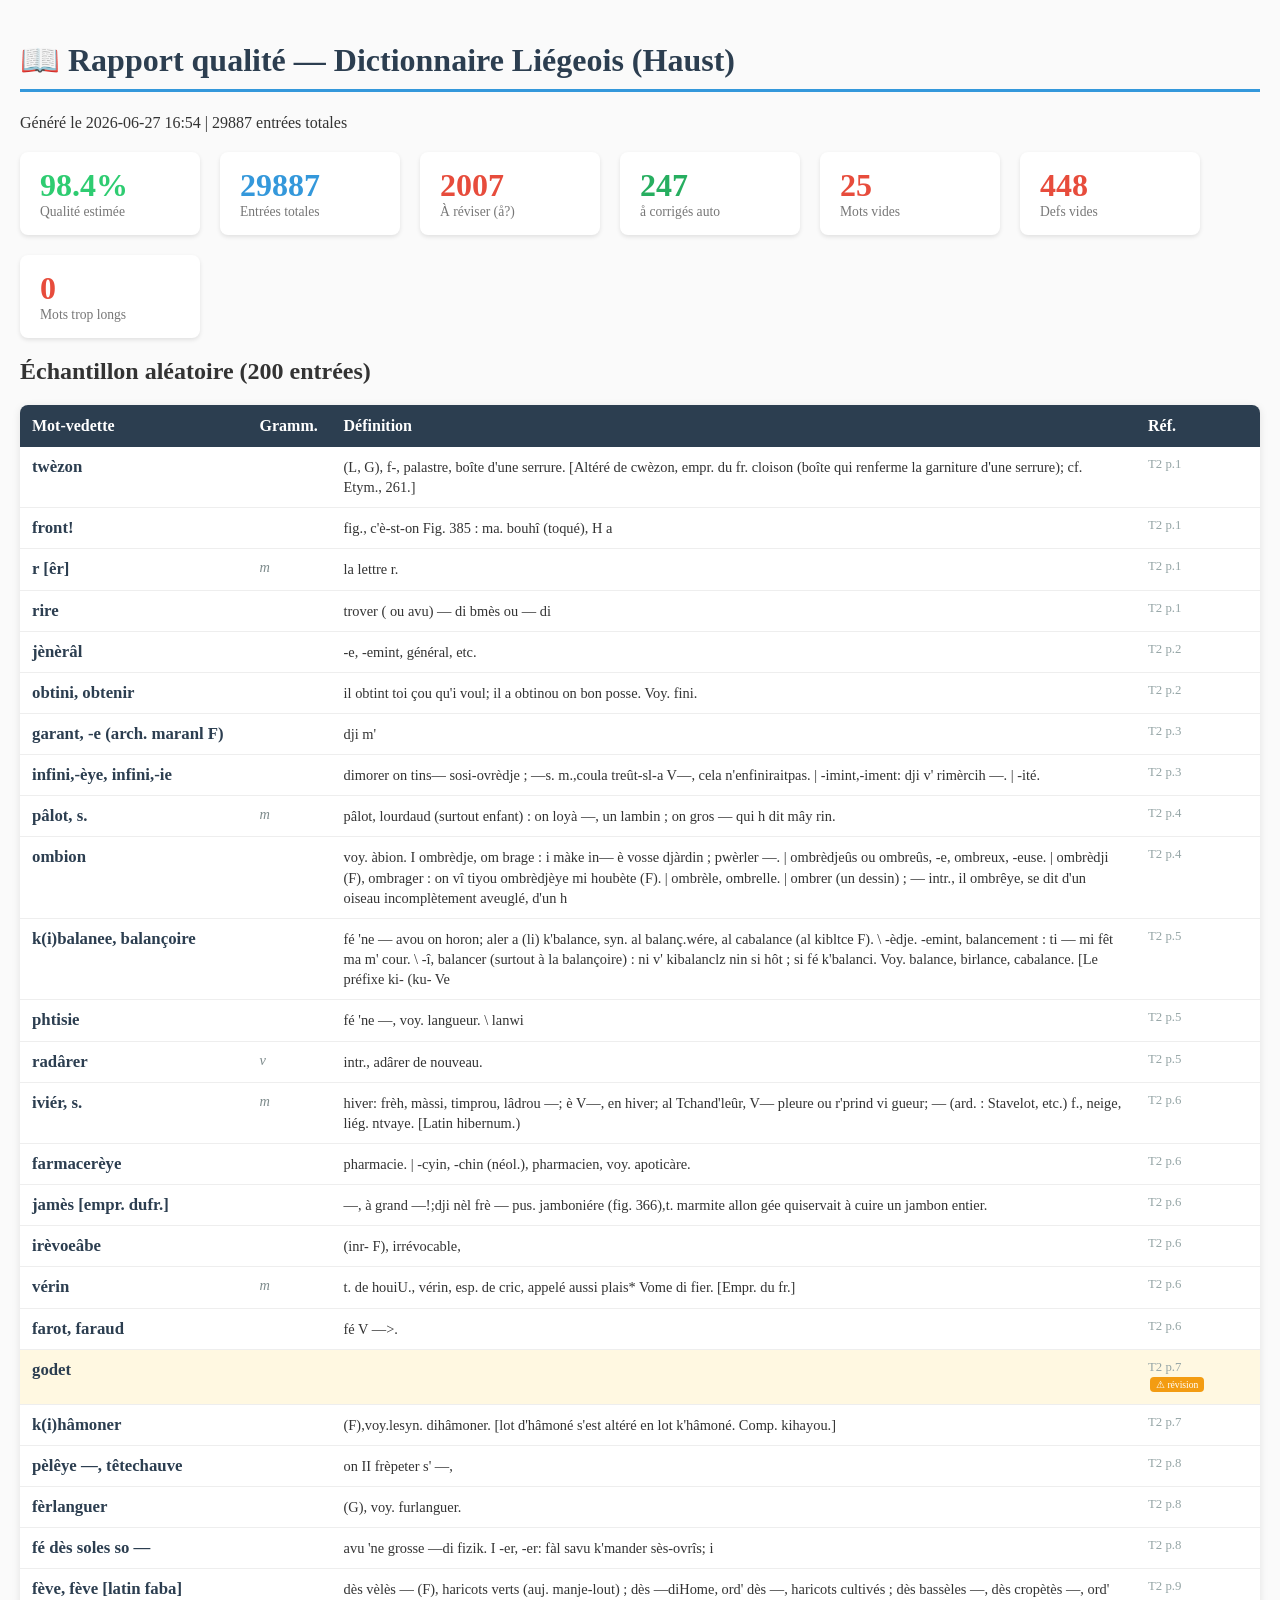
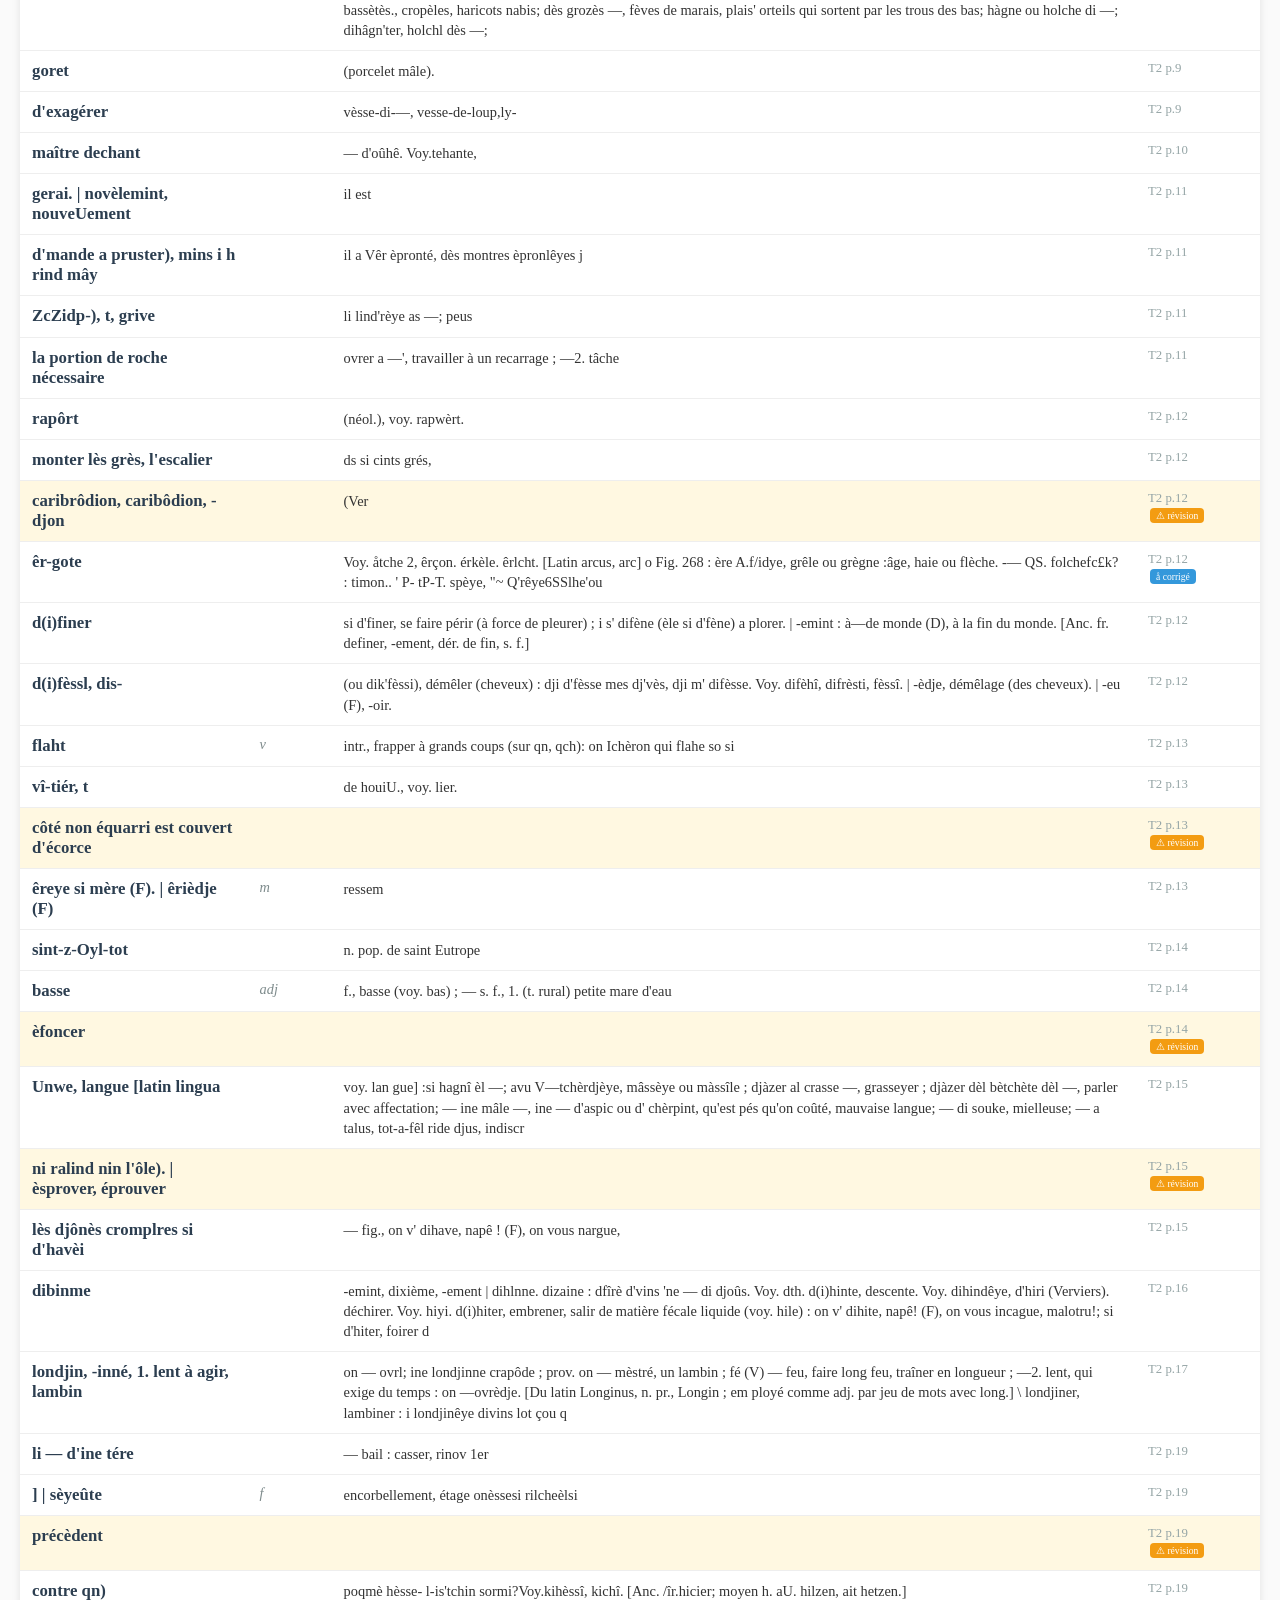
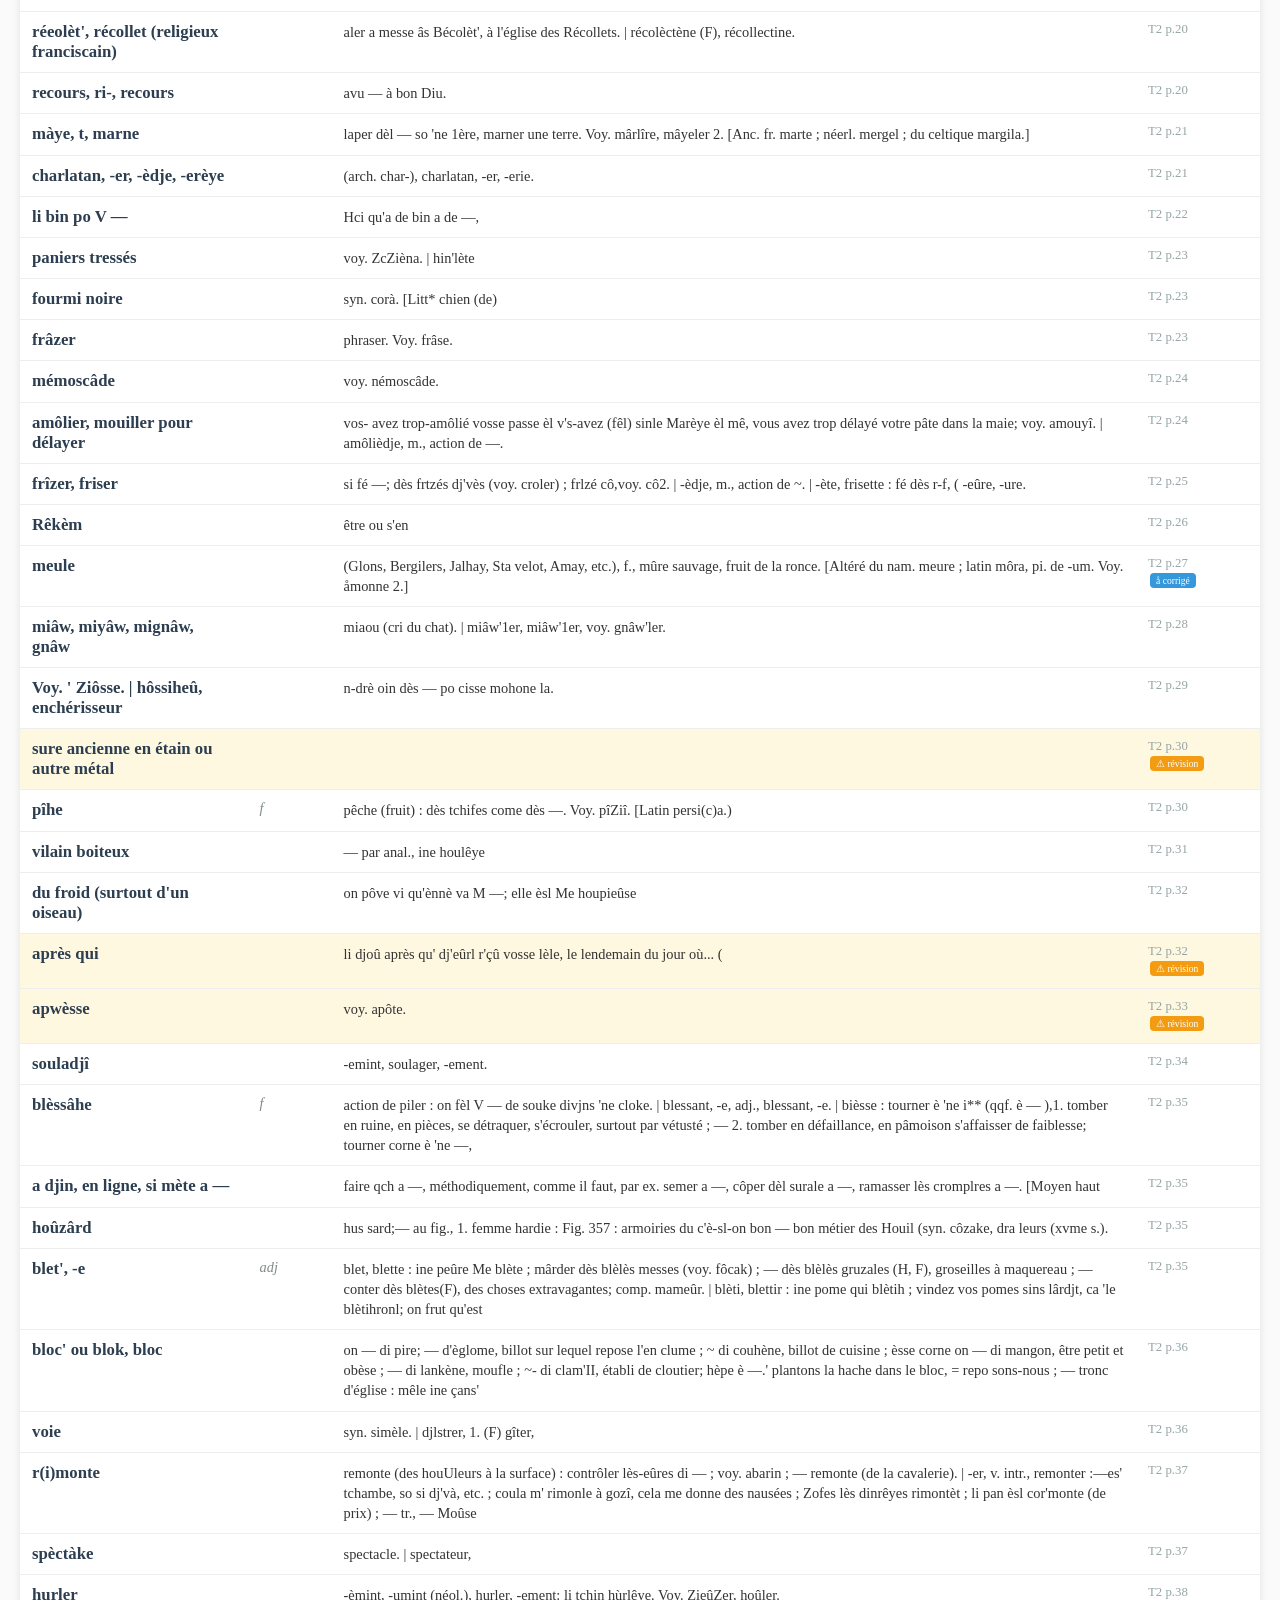
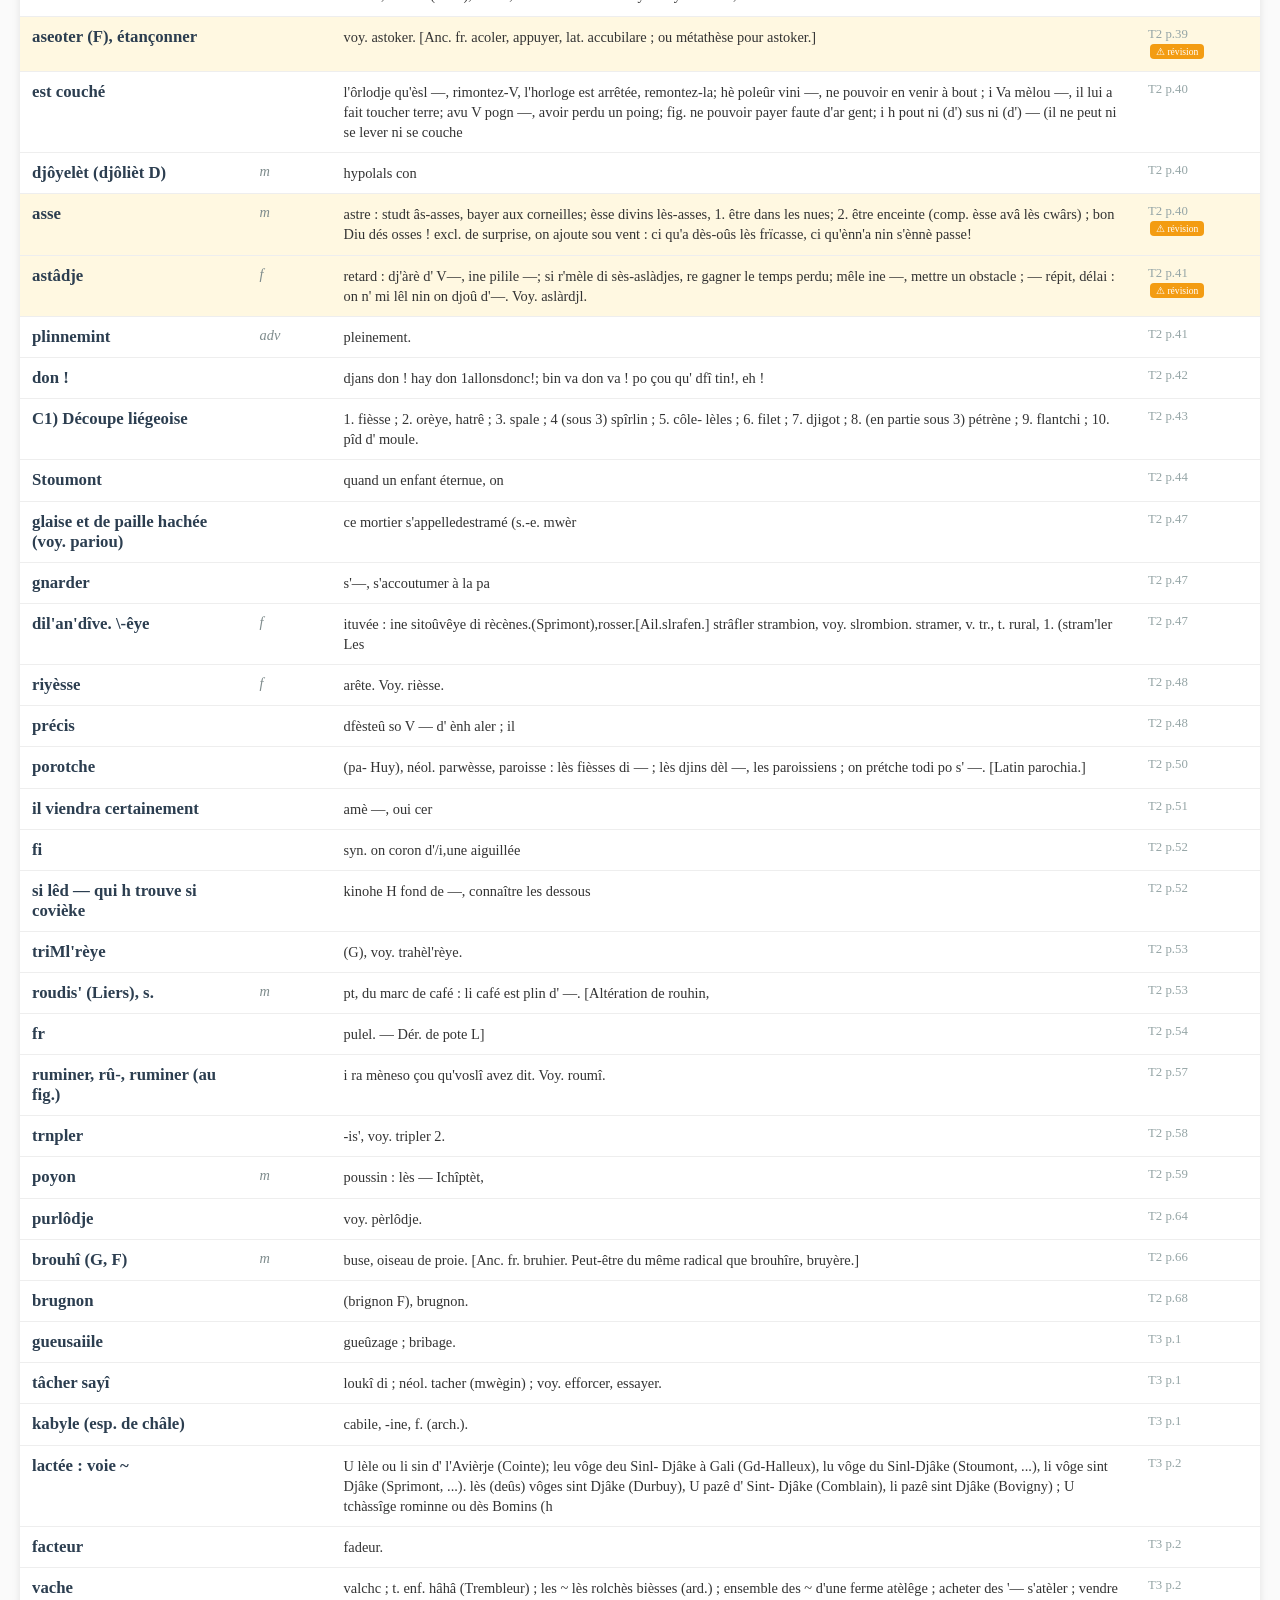
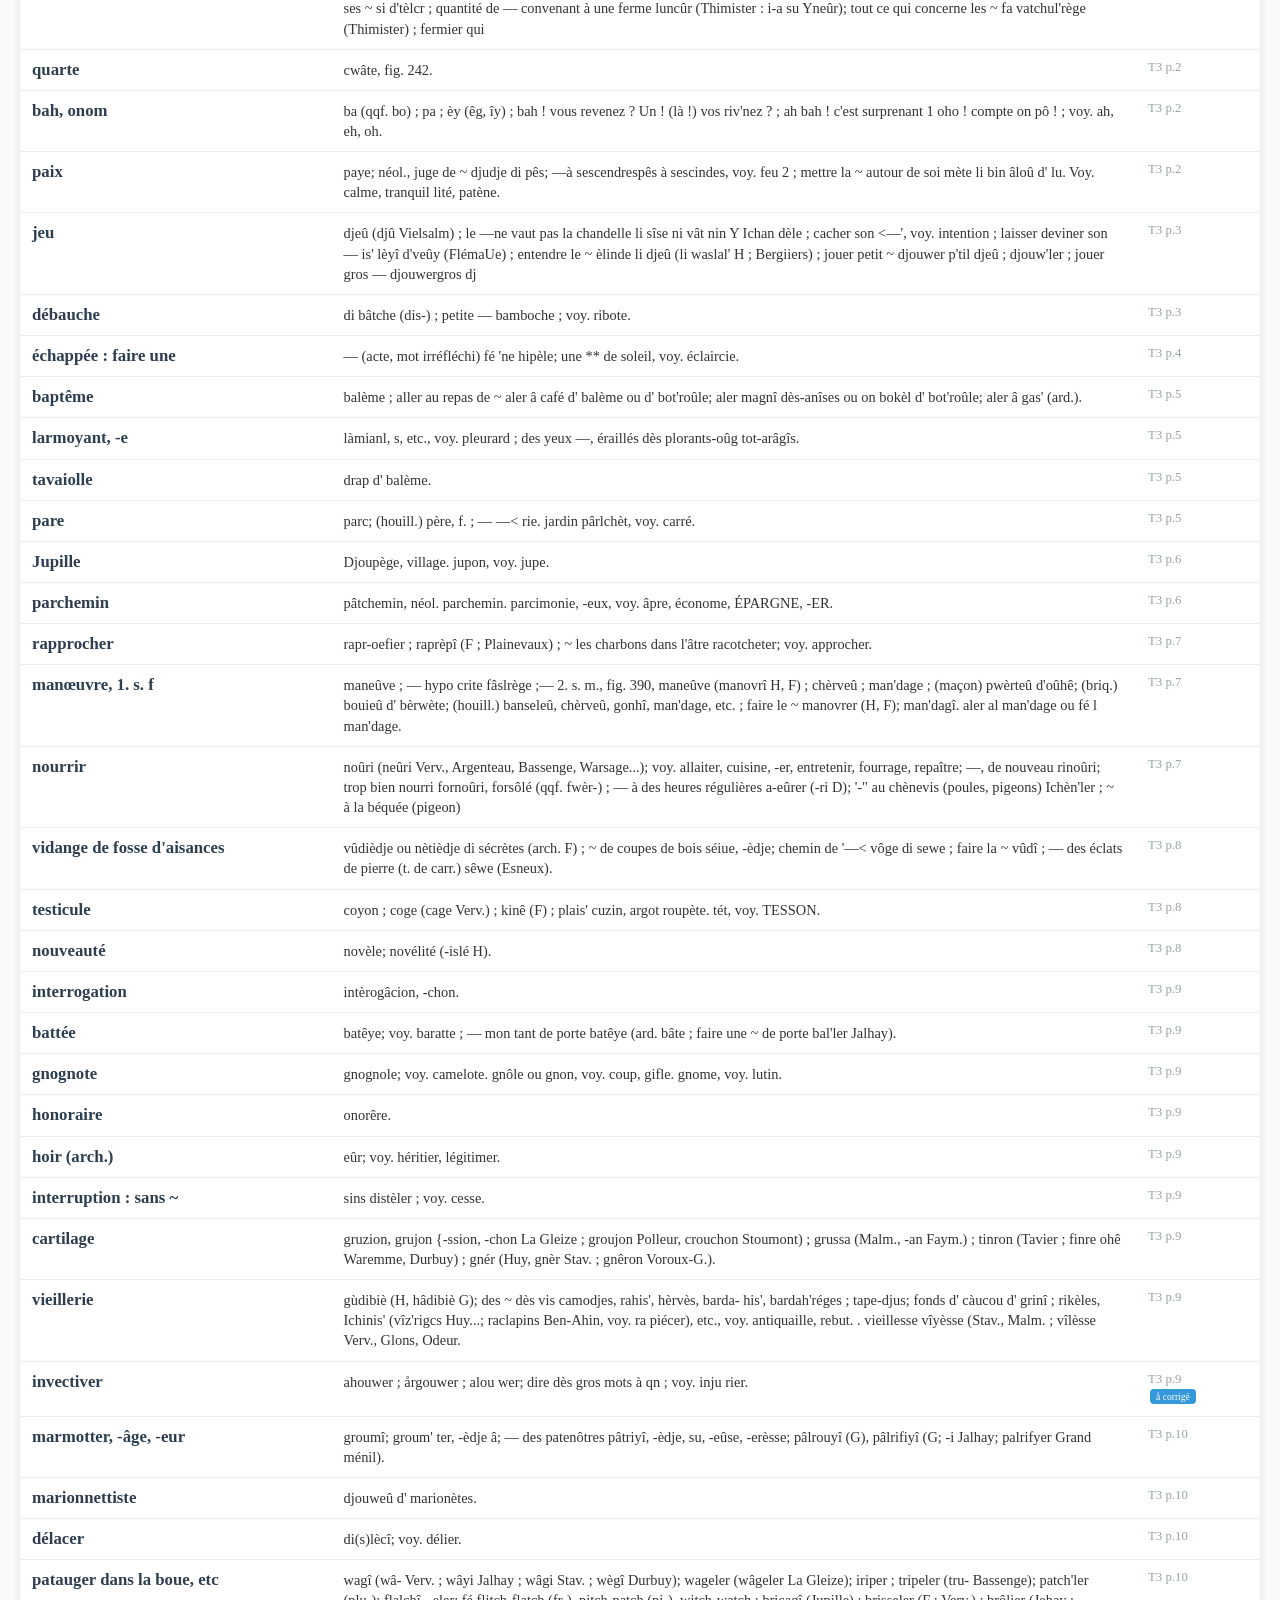
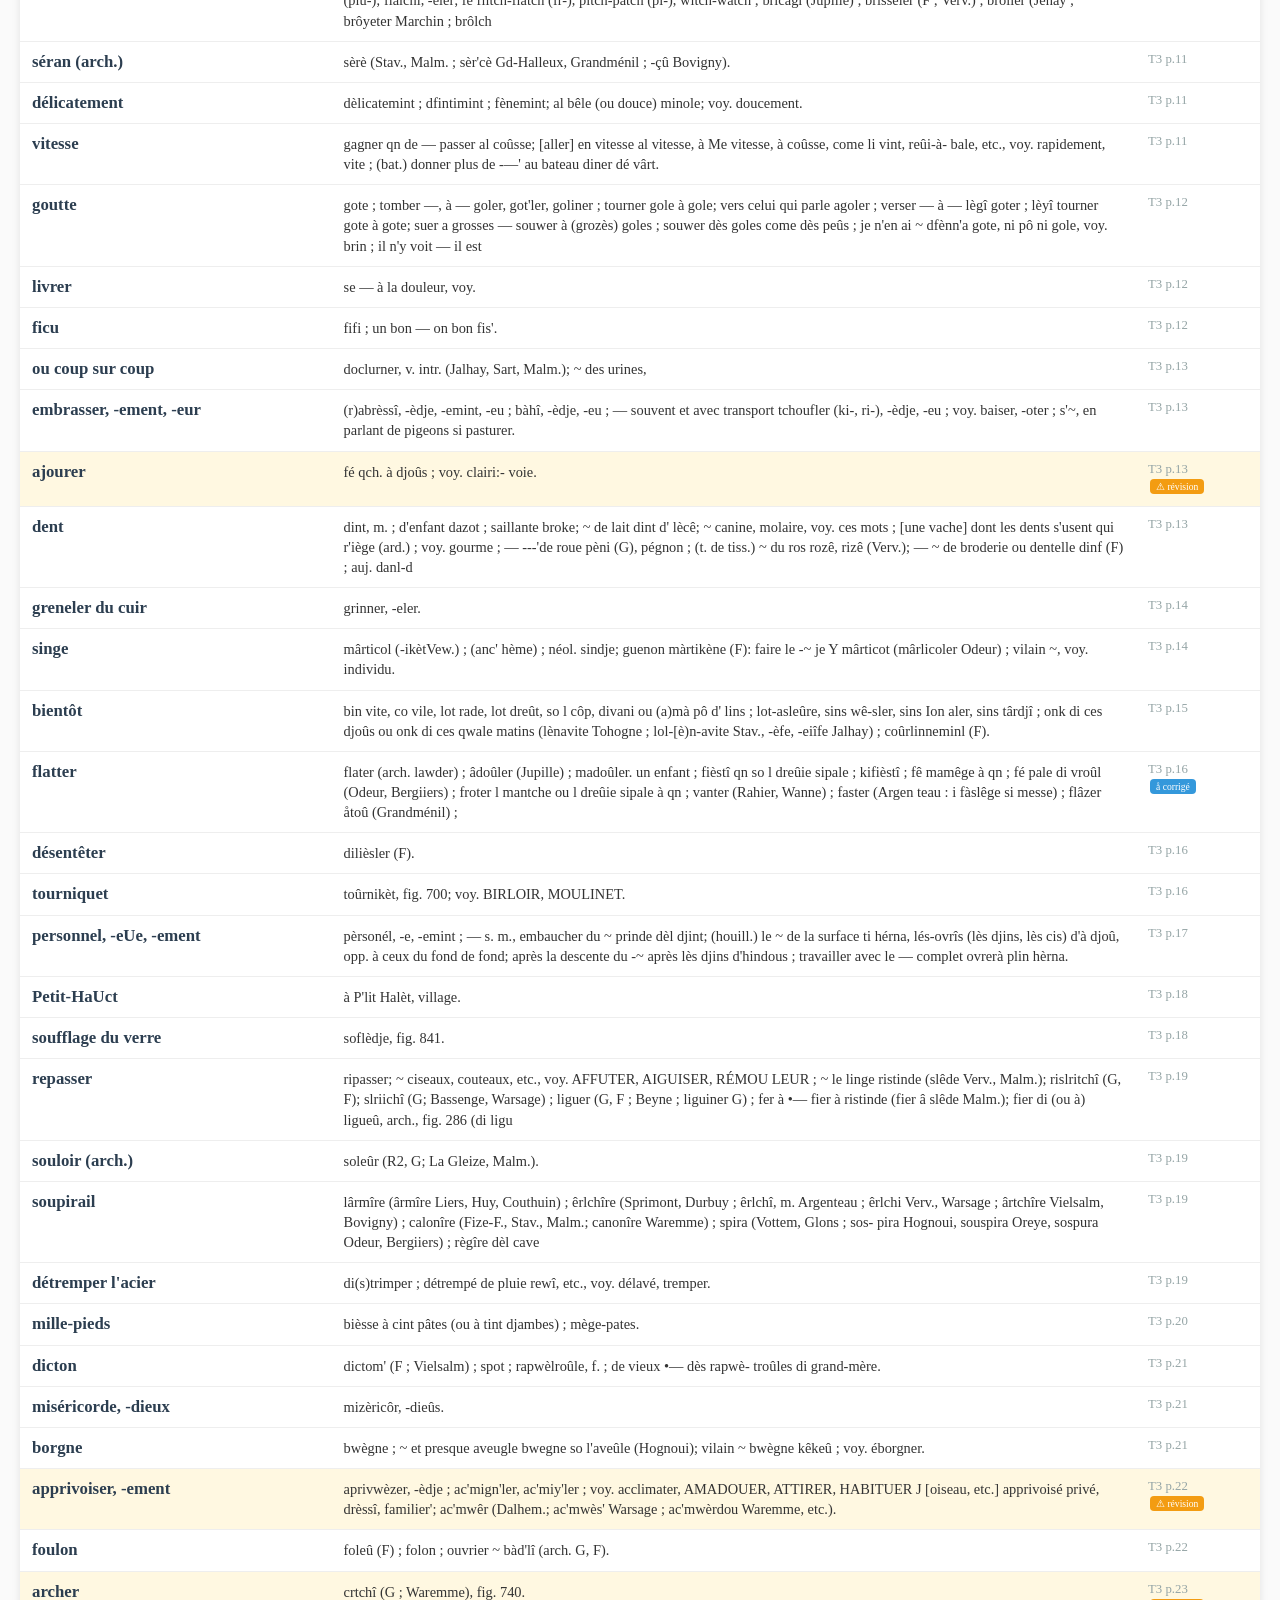
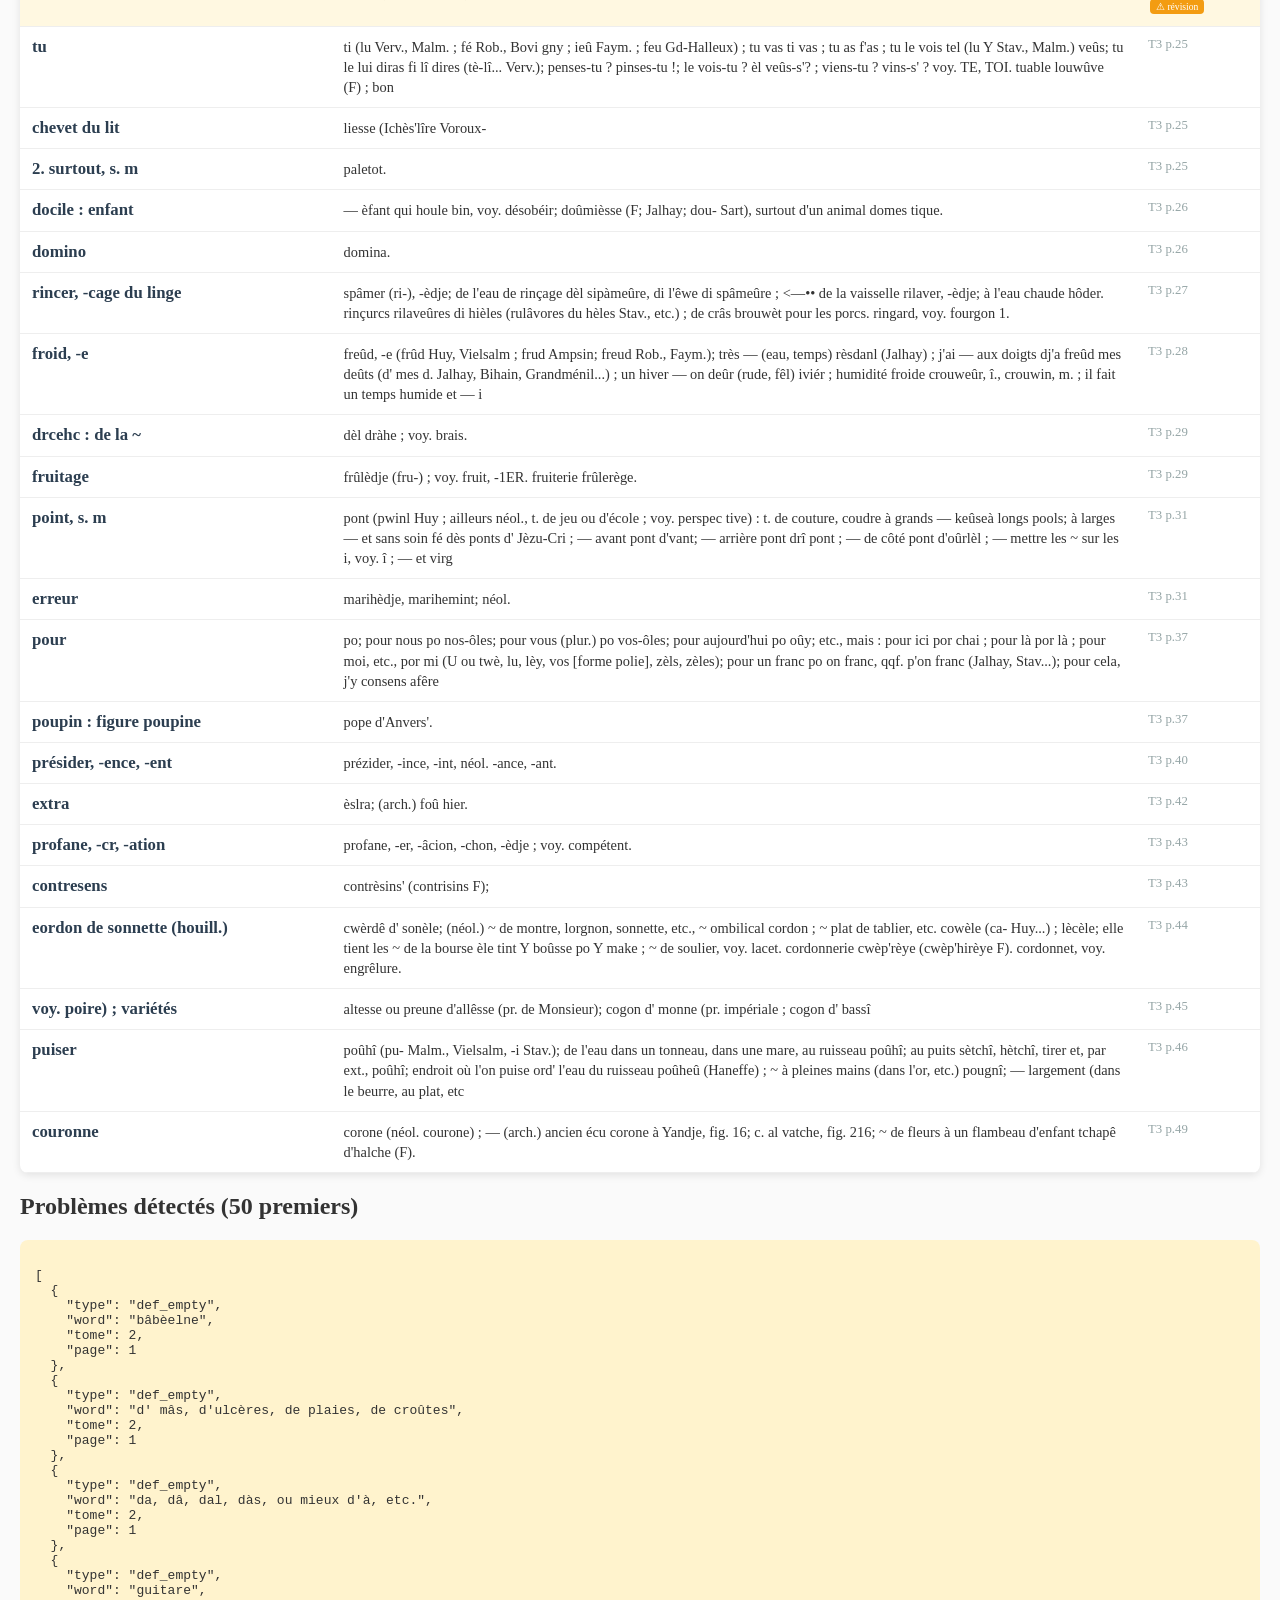
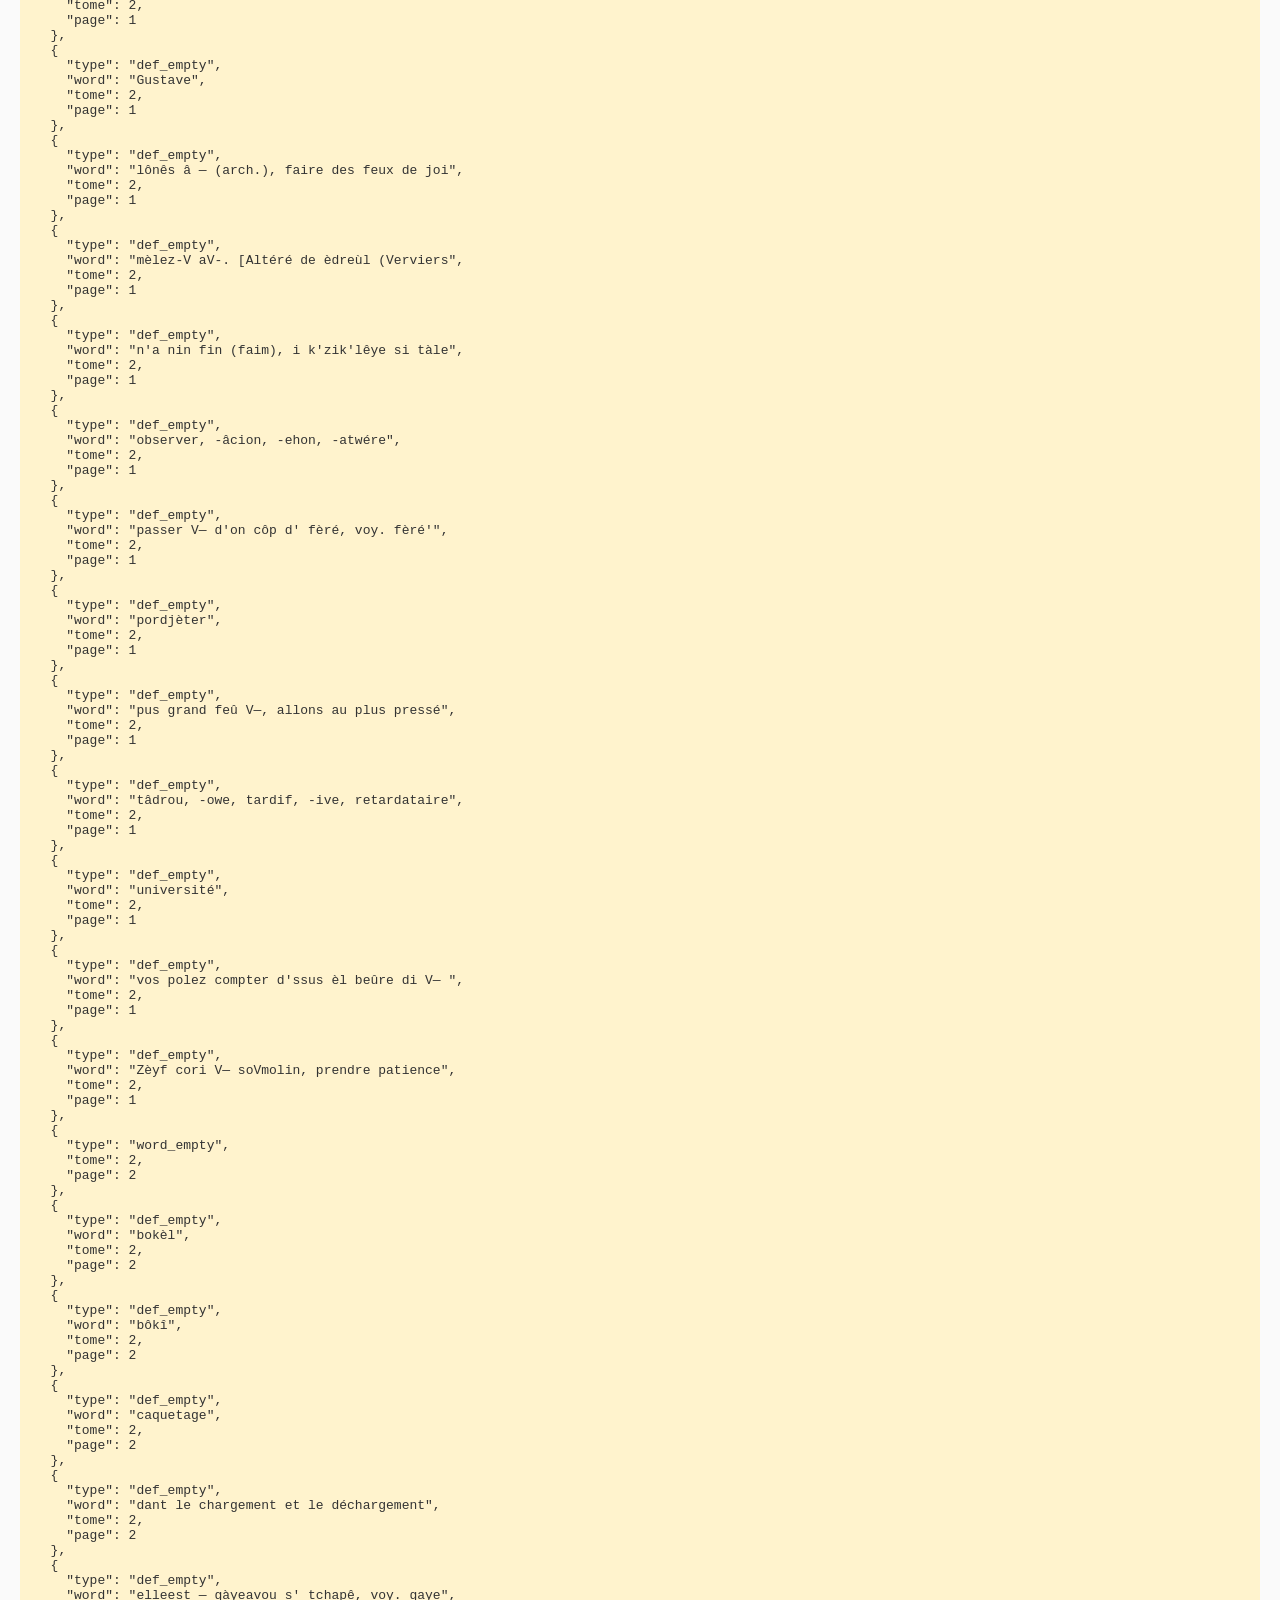
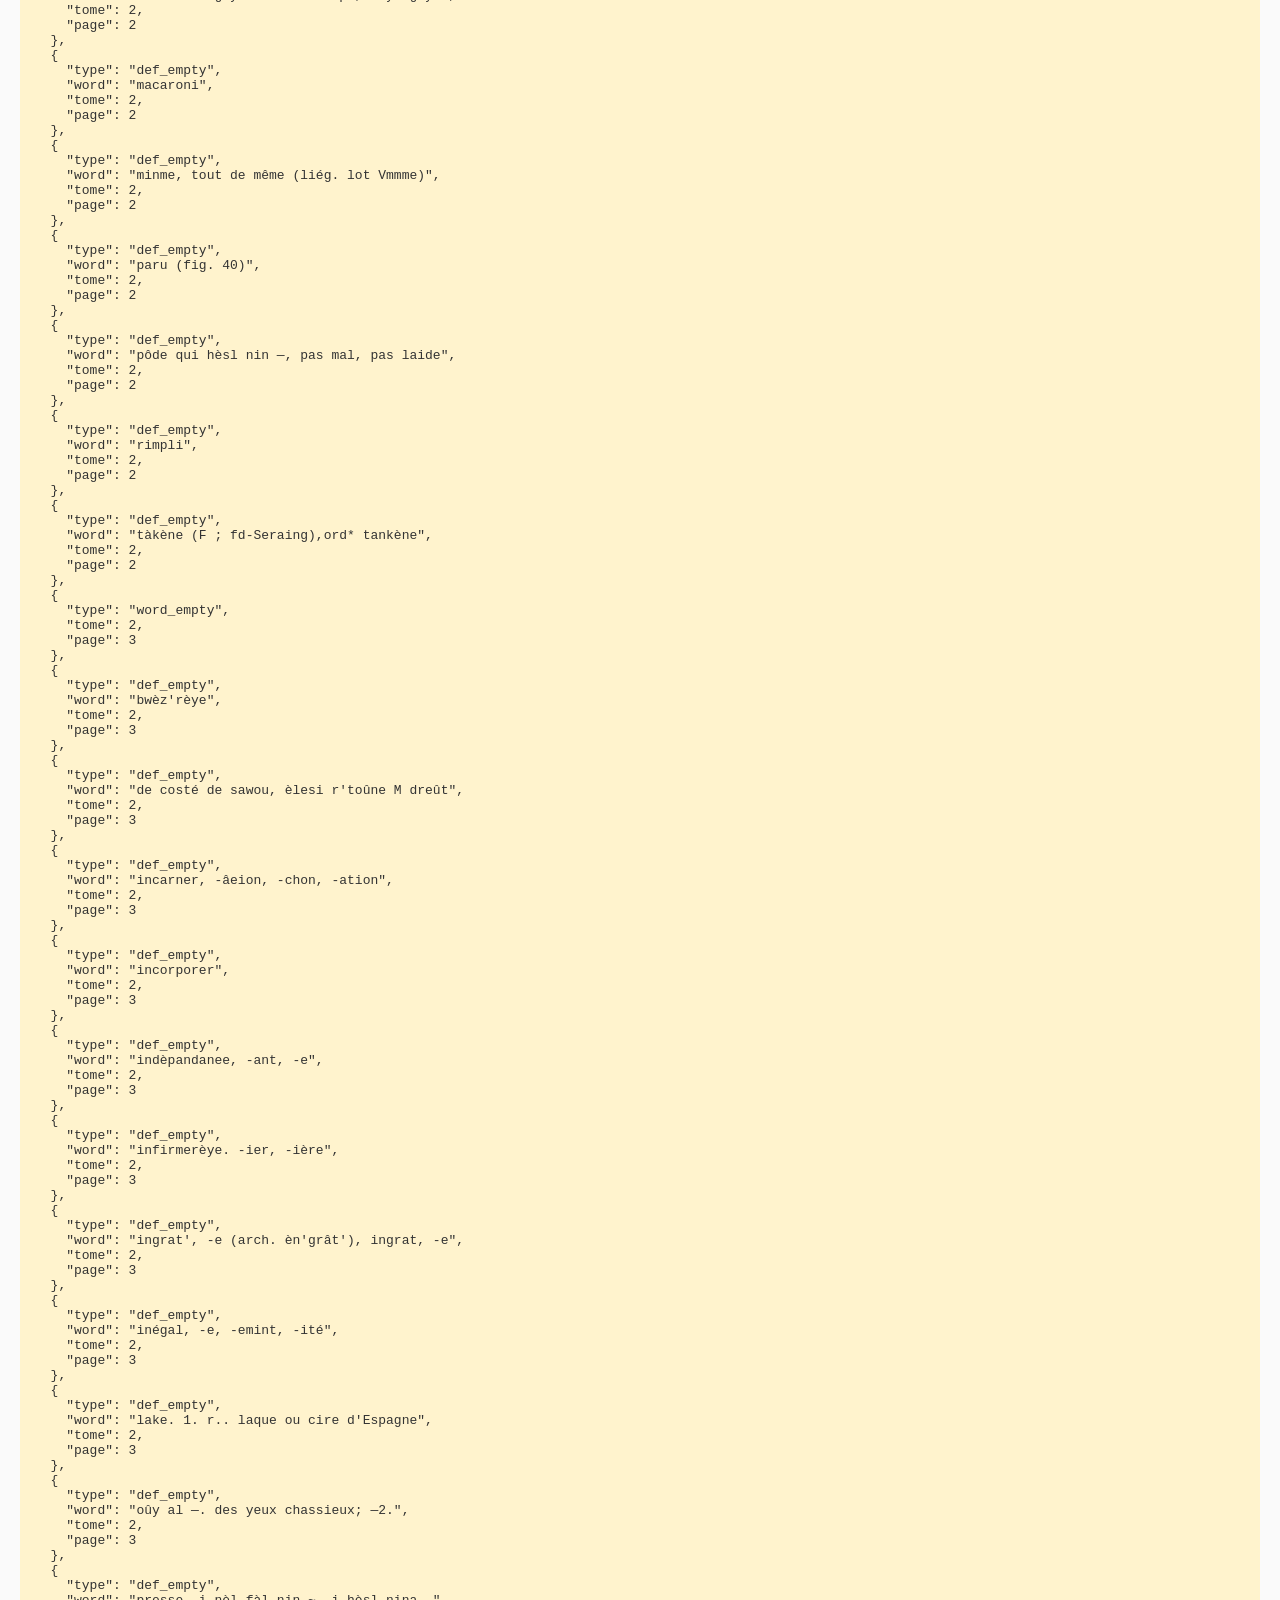
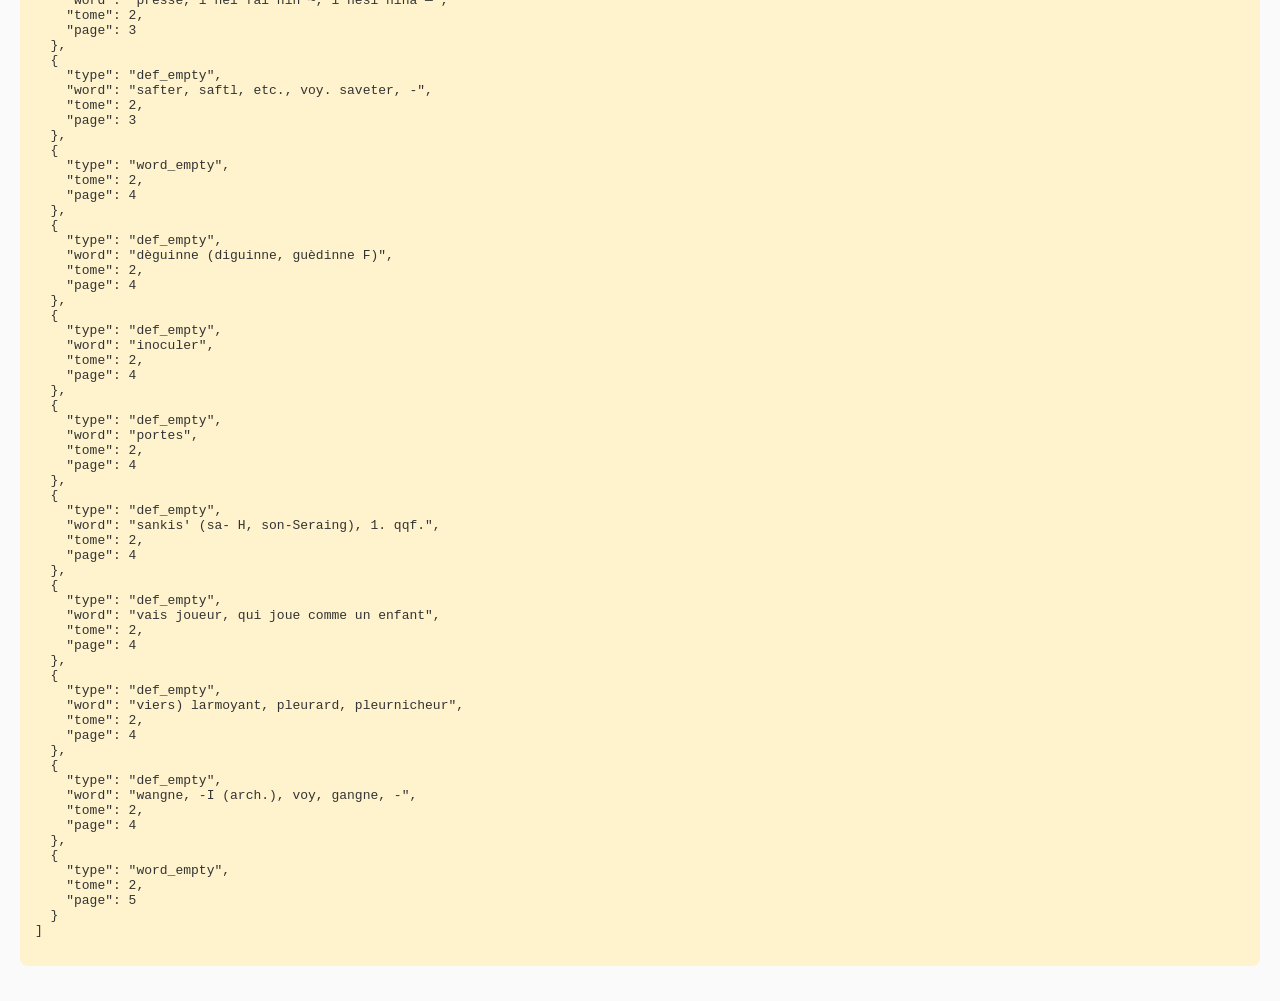
<file: extraction/rapport_qualite.html>
<!DOCTYPE html>
<html lang="fr">
<head>
<meta charset="UTF-8">
<title>Rapport qualité — Dictionnaire Liégeois</title>
<style>
  body { font-family: 'Georgia', serif; max-width: 1400px; margin: 0 auto; padding: 20px;
          background: #fafafa; color: #333; }
  h1 { color: #2c3e50; border-bottom: 3px solid #3498db; padding-bottom: 10px; }
  .stats { display: flex; gap: 20px; flex-wrap: wrap; margin: 20px 0; }
  .stat { background: white; border-radius: 8px; padding: 15px 20px;
           box-shadow: 0 2px 4px rgba(0,0,0,.1); min-width: 140px; }
  .stat .val { font-size: 2em; font-weight: bold; color: #3498db; }
  .stat .lbl { font-size: .85em; color: #777; }
  .quality { color: #2ecc71 !important; }
  table { width: 100%; border-collapse: collapse; background: white;
           box-shadow: 0 2px 8px rgba(0,0,0,.1); border-radius: 8px;
           overflow: hidden; margin-top: 20px; }
  th { background: #2c3e50; color: white; padding: 12px; text-align: left; }
  td { padding: 10px 12px; border-bottom: 1px solid #eee; vertical-align: top; }
  tr:hover { background: #f0f7ff; }
  tr.review { background: #fff8e1; }
  .word { font-weight: bold; color: #2c3e50; min-width: 150px; font-size: 1.05em; }
  .gram { color: #7f8c8d; font-style: italic; min-width: 60px; font-size: .9em; }
  .def  { font-size: .9em; line-height: 1.4; }
  .meta { font-size: .8em; color: #95a5a6; min-width: 100px; }
  .flag { display: inline-block; padding: 2px 6px; border-radius: 4px;
           font-size: .75em; margin: 2px; }
  .flag.review { background: #f39c12; color: white; }
  .flag.ring   { background: #3498db; color: white; }
  .issues { background: #fff3cd; border-radius: 8px; padding: 15px; margin: 15px 0; }
</style>
</head>
<body>
<h1>📖 Rapport qualité — Dictionnaire Liégeois (Haust)</h1>
<p>Généré le 2026-06-27 16:54 | 29887 entrées totales</p>

<div class="stats">
  <div class="stat"><div class="val quality">98.4%</div>
    <div class="lbl">Qualité estimée</div></div>
  <div class="stat"><div class="val">29887</div>
    <div class="lbl">Entrées totales</div></div>
  <div class="stat"><div class="val" style="color:#e74c3c">2007</div>
    <div class="lbl">À réviser (å?)</div></div>
  <div class="stat"><div class="val" style="color:#27ae60">247</div>
    <div class="lbl">å corrigés auto</div></div>
  <div class="stat"><div class="val" style="color:#e74c3c">25</div>
    <div class="lbl">Mots vides</div></div>
  <div class="stat"><div class="val" style="color:#e74c3c">448</div>
    <div class="lbl">Defs vides</div></div>
  <div class="stat"><div class="val" style="color:#e74c3c">0</div>
    <div class="lbl">Mots trop longs</div></div>
</div>

<h2>Échantillon aléatoire (200 entrées)</h2>
<table>
  <tr><th>Mot-vedette</th><th>Gramm.</th><th>Définition</th><th>Réf.</th></tr>
  
        <tr class="">
          <td class="word">twèzon</td>
          <td class="gram"></td>
          <td class="def">(L, G), f-, palastre, boîte d'une serrure. [Altéré de cwèzon, empr. du fr. cloison (boîte qui renferme la garniture d'une serrure); cf. Etym., 261.]</td>
          <td class="meta">T2 p.1<br></td>
        </tr>
        <tr class="">
          <td class="word">front!</td>
          <td class="gram"></td>
          <td class="def">fig., c'è-st-on Fig. 385 : ma. bouhî (toqué), H a</td>
          <td class="meta">T2 p.1<br></td>
        </tr>
        <tr class="">
          <td class="word">r [êr]</td>
          <td class="gram">m</td>
          <td class="def">la lettre r.</td>
          <td class="meta">T2 p.1<br></td>
        </tr>
        <tr class="">
          <td class="word">rire</td>
          <td class="gram"></td>
          <td class="def">trover ( ou avu) — di bmès ou — di</td>
          <td class="meta">T2 p.1<br></td>
        </tr>
        <tr class="">
          <td class="word">jènèrâl</td>
          <td class="gram"></td>
          <td class="def">-e, -emint, général, etc.</td>
          <td class="meta">T2 p.2<br></td>
        </tr>
        <tr class="">
          <td class="word">obtini, obtenir</td>
          <td class="gram"></td>
          <td class="def">il obtint toi çou qu'i voul; il a obtinou on bon posse. Voy. fini.</td>
          <td class="meta">T2 p.2<br></td>
        </tr>
        <tr class="">
          <td class="word">garant, -e (arch. maranl F)</td>
          <td class="gram"></td>
          <td class="def">dji m'</td>
          <td class="meta">T2 p.3<br></td>
        </tr>
        <tr class="">
          <td class="word">infini,-èye, infini,-ie</td>
          <td class="gram"></td>
          <td class="def">dimorer on tins— sosi-ovrèdje ; —s. m.,coula treût-sl-a V—, cela n'enfiniraitpas. | -imint,-iment: dji v' rimèrcih —. | -ité.</td>
          <td class="meta">T2 p.3<br></td>
        </tr>
        <tr class="">
          <td class="word">pâlot, s.</td>
          <td class="gram">m</td>
          <td class="def">pâlot, lourdaud (surtout enfant) : on loyà —, un lambin ; on gros — qui h dit mây rin.</td>
          <td class="meta">T2 p.4<br></td>
        </tr>
        <tr class="">
          <td class="word">ombion</td>
          <td class="gram"></td>
          <td class="def">voy. àbion. I ombrèdje, om brage : i màke in— è vosse djàrdin ; pwèrler —. | ombrèdjeûs ou ombreûs, -e, ombreux, -euse. | ombrèdji (F), ombrager : on vî tiyou ombrèdjèye mi houbète (F). | ombrèle, ombrelle. | ombrer (un dessin) ; — intr., il ombrêye, se dit d'un oiseau incomplètement aveuglé, d'un h</td>
          <td class="meta">T2 p.4<br></td>
        </tr>
        <tr class="">
          <td class="word">k(i)balanee, balançoire</td>
          <td class="gram"></td>
          <td class="def">fé 'ne — avou on horon; aler a (li) k'balance, syn. al balanç.wére, al cabalance (al kibltce F). \ -èdje. -emint, balancement : ti — mi fêt ma m' cour. \ -î, balancer (surtout à la balançoire) : ni v' kibalanclz nin si hôt ; si fé k'balanci. Voy. balance, birlance, cabalance. [Le préfixe ki- (ku- Ve</td>
          <td class="meta">T2 p.5<br></td>
        </tr>
        <tr class="">
          <td class="word">phtisie</td>
          <td class="gram"></td>
          <td class="def">fé 'ne —, voy. langueur. \ lanwi</td>
          <td class="meta">T2 p.5<br></td>
        </tr>
        <tr class="">
          <td class="word">radârer</td>
          <td class="gram">v</td>
          <td class="def">intr., adârer de nouveau.</td>
          <td class="meta">T2 p.5<br></td>
        </tr>
        <tr class="">
          <td class="word">iviér, s.</td>
          <td class="gram">m</td>
          <td class="def">hiver: frèh, màssi, timprou, lâdrou —; è V—, en hiver; al Tchand'leûr, V— pleure ou r'prind vi gueur; — (ard. : Stavelot, etc.) f., neige, liég. ntvaye. [Latin hibernum.)</td>
          <td class="meta">T2 p.6<br></td>
        </tr>
        <tr class="">
          <td class="word">farmacerèye</td>
          <td class="gram"></td>
          <td class="def">pharmacie. | -cyin, -chin (néol.), pharmacien, voy. apoticàre.</td>
          <td class="meta">T2 p.6<br></td>
        </tr>
        <tr class="">
          <td class="word">jamès [empr. dufr.]</td>
          <td class="gram"></td>
          <td class="def">—, à grand —!;dji nèl frè — pus. jamboniére (fig. 366),t. marmite allon gée quiservait à cuire un jambon entier.</td>
          <td class="meta">T2 p.6<br></td>
        </tr>
        <tr class="">
          <td class="word">irèvoeâbe</td>
          <td class="gram"></td>
          <td class="def">(inr- F), irrévocable,</td>
          <td class="meta">T2 p.6<br></td>
        </tr>
        <tr class="">
          <td class="word">vérin</td>
          <td class="gram">m</td>
          <td class="def">t. de houiU., vérin, esp. de cric, appelé aussi plais* Vome di fier. [Empr. du fr.]</td>
          <td class="meta">T2 p.6<br></td>
        </tr>
        <tr class="">
          <td class="word">farot, faraud</td>
          <td class="gram"></td>
          <td class="def">fé V —>.</td>
          <td class="meta">T2 p.6<br></td>
        </tr>
        <tr class="review">
          <td class="word">godet</td>
          <td class="gram"></td>
          <td class="def"></td>
          <td class="meta">T2 p.7<br><span class="flag review">⚠ révision</span></td>
        </tr>
        <tr class="">
          <td class="word">k(i)hâmoner</td>
          <td class="gram"></td>
          <td class="def">(F),voy.lesyn.  dihâmoner. [lot d'hâmoné s'est altéré en lot k'hâmoné. Comp. kihayou.]</td>
          <td class="meta">T2 p.7<br></td>
        </tr>
        <tr class="">
          <td class="word">pèlêye —, têtechauve</td>
          <td class="gram"></td>
          <td class="def">on II frèpeter s' —,</td>
          <td class="meta">T2 p.8<br></td>
        </tr>
        <tr class="">
          <td class="word">fèrlanguer</td>
          <td class="gram"></td>
          <td class="def">(G), voy. furlanguer.</td>
          <td class="meta">T2 p.8<br></td>
        </tr>
        <tr class="">
          <td class="word">fé dès soles so —</td>
          <td class="gram"></td>
          <td class="def">avu 'ne grosse —di fizik. I -er, -er: fàl savu k'mander sès-ovrîs; i</td>
          <td class="meta">T2 p.8<br></td>
        </tr>
        <tr class="">
          <td class="word">fève, fève [latin faba]</td>
          <td class="gram"></td>
          <td class="def">dès vèlès — (F), haricots verts (auj. manje-lout) ; dès —diHome, ord' dès —, haricots cultivés ; dès bassèles —, dès cropètès —, ord' bassètès., cropèles, haricots nabis; dès grozès —, fèves de marais, plais' orteils qui sortent par les trous des bas; hàgne ou holche di —; dihâgn'ter, holchl dès —; </td>
          <td class="meta">T2 p.9<br></td>
        </tr>
        <tr class="">
          <td class="word">goret</td>
          <td class="gram"></td>
          <td class="def">(porcelet mâle).</td>
          <td class="meta">T2 p.9<br></td>
        </tr>
        <tr class="">
          <td class="word">d'exagérer</td>
          <td class="gram"></td>
          <td class="def">vèsse-di-—, vesse-de-loup,ly-</td>
          <td class="meta">T2 p.9<br></td>
        </tr>
        <tr class="">
          <td class="word">maître dechant</td>
          <td class="gram"></td>
          <td class="def">— d'oûhê. Voy.tehante,</td>
          <td class="meta">T2 p.10<br></td>
        </tr>
        <tr class="">
          <td class="word">gerai. | novèlemint, nouveUement</td>
          <td class="gram"></td>
          <td class="def">il est</td>
          <td class="meta">T2 p.11<br></td>
        </tr>
        <tr class="">
          <td class="word">d'mande a pruster), mins i h rind mây</td>
          <td class="gram"></td>
          <td class="def">il a Vêr èpronté, dès montres èpronlêyes j</td>
          <td class="meta">T2 p.11<br></td>
        </tr>
        <tr class="">
          <td class="word">ZcZidp-), t, grive</td>
          <td class="gram"></td>
          <td class="def">li lind'rèye as —; peus</td>
          <td class="meta">T2 p.11<br></td>
        </tr>
        <tr class="">
          <td class="word">la portion de roche nécessaire</td>
          <td class="gram"></td>
          <td class="def">ovrer a —', travailler à un recarrage ; —2. tâche</td>
          <td class="meta">T2 p.11<br></td>
        </tr>
        <tr class="">
          <td class="word">rapôrt</td>
          <td class="gram"></td>
          <td class="def">(néol.), voy. rapwèrt.</td>
          <td class="meta">T2 p.12<br></td>
        </tr>
        <tr class="">
          <td class="word">monter lès grès, l'escalier</td>
          <td class="gram"></td>
          <td class="def">ds si cints grés,</td>
          <td class="meta">T2 p.12<br></td>
        </tr>
        <tr class="review">
          <td class="word">caribrôdion, caribôdion, -djon</td>
          <td class="gram"></td>
          <td class="def">(Ver</td>
          <td class="meta">T2 p.12<br><span class="flag review">⚠ révision</span></td>
        </tr>
        <tr class="">
          <td class="word">êr-gote</td>
          <td class="gram"></td>
          <td class="def">Voy. åtche 2, êrçon. érkèle. êrlcht. [Latin arcus, arc] o Fig. 268 : ère A.f/idye, grêle ou grègne :âge, haie ou flèche. -— QS. folchefc£k? : timon.. ' P- tP-T. spèye, "~ Q'rêye6SSlhe'ou</td>
          <td class="meta">T2 p.12<br><span class="flag ring">å corrigé</span></td>
        </tr>
        <tr class="">
          <td class="word">d(i)finer</td>
          <td class="gram"></td>
          <td class="def">si d'finer, se faire périr (à force de pleurer) ; i s' difène (èle si d'fène) a plorer. | -emint : à—de monde (D), à la fin du monde. [Anc. fr. definer, -ement, dér. de fin, s. f.]</td>
          <td class="meta">T2 p.12<br></td>
        </tr>
        <tr class="">
          <td class="word">d(i)fèssl, dis-</td>
          <td class="gram"></td>
          <td class="def">(ou dik'fèssi), démêler (cheveux) : dji d'fèsse mes dj'vès, dji m' difèsse. Voy. difèhî, difrèsti, fèssî. | -èdje, démêlage (des cheveux). | -eu (F), -oir.</td>
          <td class="meta">T2 p.12<br></td>
        </tr>
        <tr class="">
          <td class="word">flaht</td>
          <td class="gram">v</td>
          <td class="def">intr., frapper à grands coups (sur qn, qch): on Ichèron qui flahe so si</td>
          <td class="meta">T2 p.13<br></td>
        </tr>
        <tr class="">
          <td class="word">vî-tiér, t</td>
          <td class="gram"></td>
          <td class="def">de houiU., voy. lier.</td>
          <td class="meta">T2 p.13<br></td>
        </tr>
        <tr class="review">
          <td class="word">côté non équarri est couvert d'écorce</td>
          <td class="gram"></td>
          <td class="def"></td>
          <td class="meta">T2 p.13<br><span class="flag review">⚠ révision</span></td>
        </tr>
        <tr class="">
          <td class="word">êreye si mère (F). | êrièdje (F)</td>
          <td class="gram">m</td>
          <td class="def">ressem</td>
          <td class="meta">T2 p.13<br></td>
        </tr>
        <tr class="">
          <td class="word">sint-z-Oyl-tot</td>
          <td class="gram"></td>
          <td class="def">n. pop. de saint Eutrope</td>
          <td class="meta">T2 p.14<br></td>
        </tr>
        <tr class="">
          <td class="word">basse</td>
          <td class="gram">adj</td>
          <td class="def">f., basse (voy. bas) ; — s. f., 1. (t. rural) petite mare d'eau</td>
          <td class="meta">T2 p.14<br></td>
        </tr>
        <tr class="review">
          <td class="word">èfoncer</td>
          <td class="gram"></td>
          <td class="def"></td>
          <td class="meta">T2 p.14<br><span class="flag review">⚠ révision</span></td>
        </tr>
        <tr class="">
          <td class="word">Unwe, langue [latin lingua</td>
          <td class="gram"></td>
          <td class="def">voy. lan gue] :si hagnî èl —; avu V—tchèrdjèye, mâssèye ou màssîle ; djàzer al crasse —, grasseyer ; djàzer dèl bètchète dèl —, parler avec affectation; — ine mâle —, ine — d'aspic ou d' chèrpint, qu'est pés qu'on coûté, mauvaise langue; — di souke, mielleuse; — a talus, tot-a-fêl ride djus, indiscr</td>
          <td class="meta">T2 p.15<br></td>
        </tr>
        <tr class="review">
          <td class="word">ni ralind nin l'ôle). | èsprover, éprouver</td>
          <td class="gram"></td>
          <td class="def"></td>
          <td class="meta">T2 p.15<br><span class="flag review">⚠ révision</span></td>
        </tr>
        <tr class="">
          <td class="word">lès djônès cromplres si d'havèi</td>
          <td class="gram"></td>
          <td class="def">— fig., on v' dihave, napê ! (F), on vous nargue,</td>
          <td class="meta">T2 p.15<br></td>
        </tr>
        <tr class="">
          <td class="word">dibinme</td>
          <td class="gram"></td>
          <td class="def">-emint, dixième, -ement | dihlnne. dizaine : dfîrè d'vins 'ne — di djoûs. Voy. dth. d(i)hinte, descente. Voy. dihindêye, d'hiri (Verviers). déchirer. Voy. hiyi. d(i)hiter, embrener, salir de matière fécale liquide (voy. hile) : on v' dihite, napê! (F), on vous incague, malotru!; si d'hiter, foirer d</td>
          <td class="meta">T2 p.16<br></td>
        </tr>
        <tr class="">
          <td class="word">londjin, -inné, 1. lent à agir, lambin</td>
          <td class="gram"></td>
          <td class="def">on — ovrl; ine londjinne crapôde ; prov. on — mèstré, un lambin ; fé (V) — feu, faire long feu, traîner en longueur ; —2. lent, qui exige du temps : on —ovrèdje. [Du latin Longinus, n. pr., Longin ; em ployé comme adj. par jeu de mots avec long.] \ londjiner, lambiner : i londjinêye divins lot çou q</td>
          <td class="meta">T2 p.17<br></td>
        </tr>
        <tr class="">
          <td class="word">li — d'ine tére</td>
          <td class="gram"></td>
          <td class="def">— bail : casser, rinov 1er</td>
          <td class="meta">T2 p.19<br></td>
        </tr>
        <tr class="">
          <td class="word">] | sèyeûte</td>
          <td class="gram">f</td>
          <td class="def">encorbellement, étage onèssesi rilcheèlsi</td>
          <td class="meta">T2 p.19<br></td>
        </tr>
        <tr class="review">
          <td class="word">précèdent</td>
          <td class="gram"></td>
          <td class="def"></td>
          <td class="meta">T2 p.19<br><span class="flag review">⚠ révision</span></td>
        </tr>
        <tr class="">
          <td class="word">contre qn)</td>
          <td class="gram"></td>
          <td class="def">poqmè hèsse- l-is'tchin sormi?Voy.kihèssî, kichî. [Anc. /îr.hicier; moyen h. aU. hilzen, ait hetzen.]</td>
          <td class="meta">T2 p.19<br></td>
        </tr>
        <tr class="">
          <td class="word">réeolèt', récollet (religieux franciscain)</td>
          <td class="gram"></td>
          <td class="def">aler a messe âs Bécolèt', à l'église des Récollets. | récolèctène (F), récollectine.</td>
          <td class="meta">T2 p.20<br></td>
        </tr>
        <tr class="">
          <td class="word">recours, ri-, recours</td>
          <td class="gram"></td>
          <td class="def">avu — à bon Diu.</td>
          <td class="meta">T2 p.20<br></td>
        </tr>
        <tr class="">
          <td class="word">màye, t, marne</td>
          <td class="gram"></td>
          <td class="def">laper dèl — so 'ne 1ère, marner une terre. Voy. mârlîre, mâyeler 2. [Anc. fr. marte ; néerl. mergel ; du celtique margila.]</td>
          <td class="meta">T2 p.21<br></td>
        </tr>
        <tr class="">
          <td class="word">charlatan, -er, -èdje,  -erèye</td>
          <td class="gram"></td>
          <td class="def">(arch. char-), charlatan, -er, -erie.</td>
          <td class="meta">T2 p.21<br></td>
        </tr>
        <tr class="">
          <td class="word">li bin po V —</td>
          <td class="gram"></td>
          <td class="def">Hci qu'a de bin a de —,</td>
          <td class="meta">T2 p.22<br></td>
        </tr>
        <tr class="">
          <td class="word">paniers tressés</td>
          <td class="gram"></td>
          <td class="def">voy. ZcZièna. | hin'lète</td>
          <td class="meta">T2 p.23<br></td>
        </tr>
        <tr class="">
          <td class="word">fourmi noire</td>
          <td class="gram"></td>
          <td class="def">syn. corà. [Litt* chien (de)</td>
          <td class="meta">T2 p.23<br></td>
        </tr>
        <tr class="">
          <td class="word">frâzer</td>
          <td class="gram"></td>
          <td class="def">phraser. Voy. frâse.</td>
          <td class="meta">T2 p.23<br></td>
        </tr>
        <tr class="">
          <td class="word">mémoscâde</td>
          <td class="gram"></td>
          <td class="def">voy. némoscâde.</td>
          <td class="meta">T2 p.24<br></td>
        </tr>
        <tr class="">
          <td class="word">amôlier, mouiller pour délayer</td>
          <td class="gram"></td>
          <td class="def">vos- avez trop-amôlié vosse passe èl v's-avez (fêl) sinle Marèye èl mê, vous avez trop délayé votre pâte dans la maie; voy. amouyî. | amôlièdje, m., action de —.</td>
          <td class="meta">T2 p.24<br></td>
        </tr>
        <tr class="">
          <td class="word">frîzer, friser</td>
          <td class="gram"></td>
          <td class="def">si fé —; dès frtzés dj'vès (voy. croler) ; frlzé cô,voy. cô2. | -èdje, m., action de ~. | -ète, frisette : fé dès r-f, ( -eûre, -ure.</td>
          <td class="meta">T2 p.25<br></td>
        </tr>
        <tr class="">
          <td class="word">Rêkèm</td>
          <td class="gram"></td>
          <td class="def">être ou s'en</td>
          <td class="meta">T2 p.26<br></td>
        </tr>
        <tr class="">
          <td class="word">meule</td>
          <td class="gram"></td>
          <td class="def">(Glons, Bergilers, Jalhay, Sta velot, Amay, etc.), f., mûre sauvage, fruit de la ronce. [Altéré du nam. meure ; latin môra, pi. de -um. Voy. åmonne 2.]</td>
          <td class="meta">T2 p.27<br><span class="flag ring">å corrigé</span></td>
        </tr>
        <tr class="">
          <td class="word">miâw, miyâw, mignâw, gnâw</td>
          <td class="gram"></td>
          <td class="def">miaou (cri du chat). | miâw'1er, miâw'1er, voy. gnâw'ler.</td>
          <td class="meta">T2 p.28<br></td>
        </tr>
        <tr class="">
          <td class="word">Voy. ' Ziôsse. | hôssiheû, enchérisseur</td>
          <td class="gram"></td>
          <td class="def">n-drè oin dès — po cisse mohone la.</td>
          <td class="meta">T2 p.29<br></td>
        </tr>
        <tr class="review">
          <td class="word">sure ancienne en étain ou autre métal</td>
          <td class="gram"></td>
          <td class="def"></td>
          <td class="meta">T2 p.30<br><span class="flag review">⚠ révision</span></td>
        </tr>
        <tr class="">
          <td class="word">pîhe</td>
          <td class="gram">f</td>
          <td class="def">pêche (fruit) : dès tchifes come dès —. Voy. pîZiî. [Latin persi(c)a.)</td>
          <td class="meta">T2 p.30<br></td>
        </tr>
        <tr class="">
          <td class="word">vilain boiteux</td>
          <td class="gram"></td>
          <td class="def">— par anal., ine houlêye</td>
          <td class="meta">T2 p.31<br></td>
        </tr>
        <tr class="">
          <td class="word">du froid (surtout d'un oiseau)</td>
          <td class="gram"></td>
          <td class="def">on pôve vi qu'ènnè va M —; elle èsl Me houpieûse</td>
          <td class="meta">T2 p.32<br></td>
        </tr>
        <tr class="review">
          <td class="word">après qui</td>
          <td class="gram"></td>
          <td class="def">li djoû après qu' dj'eûrl r'çû vosse lèle, le lendemain du jour où... (</td>
          <td class="meta">T2 p.32<br><span class="flag review">⚠ révision</span></td>
        </tr>
        <tr class="review">
          <td class="word">apwèsse</td>
          <td class="gram"></td>
          <td class="def">voy. apôte.</td>
          <td class="meta">T2 p.33<br><span class="flag review">⚠ révision</span></td>
        </tr>
        <tr class="">
          <td class="word">souladjî</td>
          <td class="gram"></td>
          <td class="def">-emint, soulager, -ement.</td>
          <td class="meta">T2 p.34<br></td>
        </tr>
        <tr class="">
          <td class="word">blèssâhe</td>
          <td class="gram">f</td>
          <td class="def">action de piler : on fèl V — de souke divjns 'ne cloke. | blessant, -e, adj., blessant, -e. | bièsse : tourner è 'ne i** (qqf. è — ),1. tomber en ruine, en pièces, se détraquer, s'écrouler, surtout par vétusté ; — 2. tomber en défaillance, en pâmoison s'affaisser de faiblesse; tourner corne è 'ne —,</td>
          <td class="meta">T2 p.35<br></td>
        </tr>
        <tr class="">
          <td class="word">a djin, en ligne, si mète a —</td>
          <td class="gram"></td>
          <td class="def">faire qch a —, méthodiquement, comme il faut, par ex. semer a —, côper dèl surale a —, ramasser lès cromplres a —. [Moyen haut</td>
          <td class="meta">T2 p.35<br></td>
        </tr>
        <tr class="">
          <td class="word">hoûzârd</td>
          <td class="gram"></td>
          <td class="def">hus sard;— au fig., 1. femme hardie : Fig. 357 : armoiries du c'è-sl-on bon — bon métier des Houil (syn. côzake, dra leurs (xvme s.).</td>
          <td class="meta">T2 p.35<br></td>
        </tr>
        <tr class="">
          <td class="word">blet', -e</td>
          <td class="gram">adj</td>
          <td class="def">blet, blette : ine peûre Me blète ; mârder dès blèlès messes (voy. fôcak) ; — dès blèlès gruzales (H, F), groseilles à maquereau ; — conter dès blètes(F), des choses extravagantes; comp. mameûr. | blèti, blettir : ine pome qui blètih ; vindez vos pomes sins lârdjt, ca 'le blètihronl; on frut qu'est </td>
          <td class="meta">T2 p.35<br></td>
        </tr>
        <tr class="">
          <td class="word">bloc' ou blok, bloc</td>
          <td class="gram"></td>
          <td class="def">on — di pire; — d'èglome, billot sur lequel repose l'en clume ; ~ di couhène, billot de cuisine ; èsse corne on — di mangon, être petit et obèse ; — di lankène, moufle ; ~- di clam'II, établi de cloutier; hèpe è —.' plantons la hache dans le bloc, = repo sons-nous ; — tronc d'église : mêle ine çans'</td>
          <td class="meta">T2 p.36<br></td>
        </tr>
        <tr class="">
          <td class="word">voie</td>
          <td class="gram"></td>
          <td class="def">syn. simèle. | djlstrer, 1. (F) gîter,</td>
          <td class="meta">T2 p.36<br></td>
        </tr>
        <tr class="">
          <td class="word">r(i)monte</td>
          <td class="gram"></td>
          <td class="def">remonte (des houUleurs à la surface) : contrôler lès-eûres di — ; voy. abarin ; — remonte (de la cavalerie). | -er, v. intr., remonter :—es' tchambe, so si dj'và, etc. ; coula m' rimonle à gozî, cela me donne des nausées ; Zofes lès dinrêyes rimontèt ; li pan èsl cor'monte (de prix) ; — tr., — Moûse</td>
          <td class="meta">T2 p.37<br></td>
        </tr>
        <tr class="">
          <td class="word">spèctàke</td>
          <td class="gram"></td>
          <td class="def">spectacle. | spectateur,</td>
          <td class="meta">T2 p.37<br></td>
        </tr>
        <tr class="">
          <td class="word">hurler</td>
          <td class="gram"></td>
          <td class="def">-èmint, -umint (néol.), hurler, -ement: li tchin hùrlêye. Voy. ZieûZer, hoûler.</td>
          <td class="meta">T2 p.38<br></td>
        </tr>
        <tr class="review">
          <td class="word">aseoter (F), étançonner</td>
          <td class="gram"></td>
          <td class="def">voy. astoker. [Anc. fr. acoler, appuyer, lat. accubilare ; ou métathèse pour astoker.]</td>
          <td class="meta">T2 p.39<br><span class="flag review">⚠ révision</span></td>
        </tr>
        <tr class="">
          <td class="word">est couché</td>
          <td class="gram"></td>
          <td class="def">l'ôrlodje qu'èsl —, rimontez-V, l'horloge est arrêtée, remontez-la; hè poleûr vini —, ne pouvoir en venir à bout ; i Va mèlou —, il lui a fait toucher terre; avu V pogn —, avoir perdu un poing; fig. ne pouvoir payer faute d'ar gent; i h pout ni (d') sus ni (d') — (il ne peut ni se lever ni se couche</td>
          <td class="meta">T2 p.40<br></td>
        </tr>
        <tr class="">
          <td class="word">djôyelèt (djôlièt D)</td>
          <td class="gram">m</td>
          <td class="def">hypolals con</td>
          <td class="meta">T2 p.40<br></td>
        </tr>
        <tr class="review">
          <td class="word">asse</td>
          <td class="gram">m</td>
          <td class="def">astre : studt âs-asses, bayer aux corneilles; èsse divins lès-asses, 1. être dans les nues; 2. être enceinte (comp. èsse avâ lès cwârs) ; bon Diu dés osses ! excl. de surprise, on ajoute sou vent : ci qu'a dès-oûs lès frïcasse, ci qu'ènn'a nin s'ènnè passe!</td>
          <td class="meta">T2 p.40<br><span class="flag review">⚠ révision</span></td>
        </tr>
        <tr class="review">
          <td class="word">astâdje</td>
          <td class="gram">f</td>
          <td class="def">retard : dj'àrè d' V—, ine pilile —; si r'mèle di sès-aslàdjes, re gagner le temps perdu; mêle ine —, mettre un obstacle ; — répit, délai : on n' mi lêl nin on djoû d'—. Voy. aslàrdjl.</td>
          <td class="meta">T2 p.41<br><span class="flag review">⚠ révision</span></td>
        </tr>
        <tr class="">
          <td class="word">plinnemint</td>
          <td class="gram">adv</td>
          <td class="def">pleinement.</td>
          <td class="meta">T2 p.41<br></td>
        </tr>
        <tr class="">
          <td class="word">don !</td>
          <td class="gram"></td>
          <td class="def">djans don ! hay don 1allonsdonc!; bin va don va ! po çou qu' dfî tin!, eh !</td>
          <td class="meta">T2 p.42<br></td>
        </tr>
        <tr class="">
          <td class="word">C1) Découpe liégeoise</td>
          <td class="gram"></td>
          <td class="def">1. fièsse ; 2. orèye, hatrê ; 3. spale ; 4 (sous 3) spîrlin ; 5. côle- lèles ; 6. filet ; 7. djigot ; 8. (en partie sous 3) pétrène ; 9. flantchi ; 10. pîd d' moule.</td>
          <td class="meta">T2 p.43<br></td>
        </tr>
        <tr class="">
          <td class="word">Stoumont</td>
          <td class="gram"></td>
          <td class="def">quand un enfant éternue, on</td>
          <td class="meta">T2 p.44<br></td>
        </tr>
        <tr class="">
          <td class="word">glaise et de paille hachée (voy. pariou)</td>
          <td class="gram"></td>
          <td class="def">ce mortier s'appelledestramé (s.-e. mwèr</td>
          <td class="meta">T2 p.47<br></td>
        </tr>
        <tr class="">
          <td class="word">gnarder</td>
          <td class="gram"></td>
          <td class="def">s'—, s'accoutumer à la pa</td>
          <td class="meta">T2 p.47<br></td>
        </tr>
        <tr class="">
          <td class="word">dil'an'dîve. \-êye</td>
          <td class="gram">f</td>
          <td class="def">ituvée : ine sitoûvêye di rècènes.(Sprimont),rosser.[Ail.slrafen.] strâfler strambion, voy. slrombion. stramer, v. tr., t. rural, 1. (stram'ler Les</td>
          <td class="meta">T2 p.47<br></td>
        </tr>
        <tr class="">
          <td class="word">riyèsse</td>
          <td class="gram">f</td>
          <td class="def">arête. Voy. rièsse.</td>
          <td class="meta">T2 p.48<br></td>
        </tr>
        <tr class="">
          <td class="word">précis</td>
          <td class="gram"></td>
          <td class="def">dfèsteû so V — d' ènh aler ; il</td>
          <td class="meta">T2 p.48<br></td>
        </tr>
        <tr class="">
          <td class="word">porotche</td>
          <td class="gram"></td>
          <td class="def">(pa- Huy), néol. parwèsse, paroisse : lès fièsses di — ; lès djins dèl —, les paroissiens ; on prétche todi po s' —. [Latin parochia.]</td>
          <td class="meta">T2 p.50<br></td>
        </tr>
        <tr class="">
          <td class="word">il viendra certainement</td>
          <td class="gram"></td>
          <td class="def">amè —, oui cer</td>
          <td class="meta">T2 p.51<br></td>
        </tr>
        <tr class="">
          <td class="word">fi</td>
          <td class="gram"></td>
          <td class="def">syn. on coron d'/i,une aiguillée <aï3S^5</td>
          <td class="meta">T2 p.52<br></td>
        </tr>
        <tr class="">
          <td class="word">si lêd — qui h trouve si covièke</td>
          <td class="gram"></td>
          <td class="def">kinohe H fond de —, connaître les dessous</td>
          <td class="meta">T2 p.52<br></td>
        </tr>
        <tr class="">
          <td class="word">triMl'rèye</td>
          <td class="gram"></td>
          <td class="def">(G), voy. trahèl'rèye.</td>
          <td class="meta">T2 p.53<br></td>
        </tr>
        <tr class="">
          <td class="word">roudis' (Liers), s.</td>
          <td class="gram">m</td>
          <td class="def">pt, du marc de café : li café est plin d' —. [Altération de rouhin,</td>
          <td class="meta">T2 p.53<br></td>
        </tr>
        <tr class="">
          <td class="word">fr</td>
          <td class="gram"></td>
          <td class="def">pulel. — Dér. de pote L]</td>
          <td class="meta">T2 p.54<br></td>
        </tr>
        <tr class="">
          <td class="word">ruminer, rû-, ruminer (au fig.)</td>
          <td class="gram"></td>
          <td class="def">i ra mèneso çou qu'voslî avez dit. Voy. roumî.</td>
          <td class="meta">T2 p.57<br></td>
        </tr>
        <tr class="">
          <td class="word">trnpler</td>
          <td class="gram"></td>
          <td class="def">-is', voy. tripler 2.</td>
          <td class="meta">T2 p.58<br></td>
        </tr>
        <tr class="">
          <td class="word">poyon</td>
          <td class="gram">m</td>
          <td class="def">poussin : lès — Ichîptèt,</td>
          <td class="meta">T2 p.59<br></td>
        </tr>
        <tr class="">
          <td class="word">purlôdje</td>
          <td class="gram"></td>
          <td class="def">voy. pèrlôdje.</td>
          <td class="meta">T2 p.64<br></td>
        </tr>
        <tr class="">
          <td class="word">brouhî (G, F)</td>
          <td class="gram">m</td>
          <td class="def">buse, oiseau de proie. [Anc. fr. bruhier. Peut-être du même radical que brouhîre, bruyère.]</td>
          <td class="meta">T2 p.66<br></td>
        </tr>
        <tr class="">
          <td class="word">brugnon</td>
          <td class="gram"></td>
          <td class="def">(brignon F), brugnon.</td>
          <td class="meta">T2 p.68<br></td>
        </tr>
        <tr class="">
          <td class="word">gueusaiile</td>
          <td class="gram"></td>
          <td class="def">gueûzage ; bribage.</td>
          <td class="meta">T3 p.1<br></td>
        </tr>
        <tr class="">
          <td class="word">tâcher sayî</td>
          <td class="gram"></td>
          <td class="def">loukî di ; néol. tacher (mwègin) ; voy. efforcer, essayer.</td>
          <td class="meta">T3 p.1<br></td>
        </tr>
        <tr class="">
          <td class="word">kabyle (esp. de châle)</td>
          <td class="gram"></td>
          <td class="def">cabile, -ine, f. (arch.).</td>
          <td class="meta">T3 p.1<br></td>
        </tr>
        <tr class="">
          <td class="word">lactée : voie ~</td>
          <td class="gram"></td>
          <td class="def">U lèle ou li sin d' l'Avièrje (Cointe); leu vôge deu Sinl- Djâke à Gali (Gd-Halleux), lu vôge du Sinl-Djâke (Stoumont, ...), li vôge sint Djâke (Sprimont, ...). lès (deûs) vôges sint Djâke (Durbuy), U pazê d' Sint- Djâke (Comblain), li pazê sint Djâke (Bovigny) ; U tchàssîge rominne ou dès Bomins (h</td>
          <td class="meta">T3 p.2<br></td>
        </tr>
        <tr class="">
          <td class="word">facteur</td>
          <td class="gram"></td>
          <td class="def">fadeur.</td>
          <td class="meta">T3 p.2<br></td>
        </tr>
        <tr class="">
          <td class="word">vache</td>
          <td class="gram"></td>
          <td class="def">valchc ; t. enf. hâhâ (Trembleur) ; les ~ lès rolchès bièsses (ard.) ; ensemble des ~ d'une ferme atèlêge ; acheter des '— s'atèler ; vendre ses ~ si d'tèlcr ; quantité de — convenant à une ferme luncûr (Thimister : i-a su Yneûr); tout ce qui concerne les ~ fa vatchul'rège (Thimister) ; fermier qui </td>
          <td class="meta">T3 p.2<br></td>
        </tr>
        <tr class="">
          <td class="word">quarte</td>
          <td class="gram"></td>
          <td class="def">cwâte, fig. 242.</td>
          <td class="meta">T3 p.2<br></td>
        </tr>
        <tr class="">
          <td class="word">bah, onom</td>
          <td class="gram"></td>
          <td class="def">ba (qqf. bo) ; pa ; èy (êg, îy) ; bah ! vous revenez ? Un ! (là !) vos riv'nez ? ; ah bah ! c'est surprenant 1 oho ! compte on pô ! ; voy. ah, eh, oh.</td>
          <td class="meta">T3 p.2<br></td>
        </tr>
        <tr class="">
          <td class="word">paix</td>
          <td class="gram"></td>
          <td class="def">paye; néol., juge de ~ djudje di pês; —à sescendrespês à sescindes, voy. feu 2 ; mettre la ~ autour de soi mète li bin âloû d' lu. Voy. calme, tranquil lité, patène.</td>
          <td class="meta">T3 p.2<br></td>
        </tr>
        <tr class="">
          <td class="word">jeu</td>
          <td class="gram"></td>
          <td class="def">djeû (djû Vielsalm) ; le —ne vaut pas la chandelle li sîse ni vât nin Y Ichan dèle ; cacher son <—', voy. intention ; laisser deviner son — is' lèyî d'veûy (FlémaUe) ; entendre le ~ èlinde li djeû (li waslal' H ; Bergiiers) ; jouer petit ~ djouwer p'til djeû ; djouw'ler ; jouer gros — djouwergros dj</td>
          <td class="meta">T3 p.3<br></td>
        </tr>
        <tr class="">
          <td class="word">débauche</td>
          <td class="gram"></td>
          <td class="def">di bâtche (dis-) ; petite — bamboche ; voy. ribote.</td>
          <td class="meta">T3 p.3<br></td>
        </tr>
        <tr class="">
          <td class="word">échappée : faire une</td>
          <td class="gram"></td>
          <td class="def">— (acte, mot irréfléchi) fé 'ne hipèle; une ** de soleil, voy. éclaircie.</td>
          <td class="meta">T3 p.4<br></td>
        </tr>
        <tr class="">
          <td class="word">baptême</td>
          <td class="gram"></td>
          <td class="def">balème  ; aller au repas de ~ aler â café d' balème ou d' bot'roûle; aler magnî dès-anîses ou on bokèl d' bot'roûle; aler â gas' (ard.).</td>
          <td class="meta">T3 p.5<br></td>
        </tr>
        <tr class="">
          <td class="word">larmoyant, -e</td>
          <td class="gram"></td>
          <td class="def">làmianl, s, etc., voy. pleurard ; des yeux —, éraillés dès plorants-oûg tot-arâgîs.</td>
          <td class="meta">T3 p.5<br></td>
        </tr>
        <tr class="">
          <td class="word">tavaiolle</td>
          <td class="gram"></td>
          <td class="def">drap d' balème.</td>
          <td class="meta">T3 p.5<br></td>
        </tr>
        <tr class="">
          <td class="word">pare</td>
          <td class="gram"></td>
          <td class="def">parc; (houill.) père, f. ; — —< rie. jardin pârlchèt, voy. carré.</td>
          <td class="meta">T3 p.5<br></td>
        </tr>
        <tr class="">
          <td class="word">Jupille</td>
          <td class="gram"></td>
          <td class="def">Djoupège, village. jupon, voy. jupe.</td>
          <td class="meta">T3 p.6<br></td>
        </tr>
        <tr class="">
          <td class="word">parchemin</td>
          <td class="gram"></td>
          <td class="def">pâtchemin, néol. parchemin. parcimonie, -eux, voy. âpre, économe, ÉPARGNE, -ER.</td>
          <td class="meta">T3 p.6<br></td>
        </tr>
        <tr class="">
          <td class="word">rapprocher</td>
          <td class="gram"></td>
          <td class="def">rapr-oefier  ; raprèpî (F ; Plainevaux) ; ~ les charbons dans l'âtre racotcheter; voy. approcher.</td>
          <td class="meta">T3 p.7<br></td>
        </tr>
        <tr class="">
          <td class="word">manœuvre, 1. s. f</td>
          <td class="gram"></td>
          <td class="def">maneûve ; — hypo crite fâslrège ;— 2. s. m., fig. 390, maneûve (manovrî H, F) ; chèrveû ; man'dage ; (maçon) pwèrteû d'oûhê; (briq.) bouieû d' bèrwète; (houill.) banseleû, chèrveû, gonhî, man'dage, etc. ; faire le ~ manovrer (H, F); man'dagî. aler al man'dage ou fé l man'dage.</td>
          <td class="meta">T3 p.7<br></td>
        </tr>
        <tr class="">
          <td class="word">nourrir</td>
          <td class="gram"></td>
          <td class="def">noûri (neûri Verv., Argenteau, Bassenge, Warsage...); voy. allaiter, cuisine, -er, entretenir, fourrage, repaître; —, de nouveau rinoûri; trop bien nourri fornoûri, forsôlé (qqf. fwèr-) ; — à des heures régulières a-eûrer (-ri D); '-" au chènevis (poules, pigeons) Ichèn'ler ; ~ à la béquée (pigeon) </td>
          <td class="meta">T3 p.7<br></td>
        </tr>
        <tr class="">
          <td class="word">vidange de fosse d'aisances</td>
          <td class="gram"></td>
          <td class="def">vûdièdje ou nètièdje di sécrètes (arch. F) ; ~ de coupes de bois séiue, -èdje; chemin de '—< vôge di sewe ; faire la ~ vûdî ; — des éclats de pierre (t. de carr.) sêwe (Esneux).</td>
          <td class="meta">T3 p.8<br></td>
        </tr>
        <tr class="">
          <td class="word">testicule</td>
          <td class="gram"></td>
          <td class="def">coyon ; coge (cage Verv.) ; kinê (F) ; plais' cuzin, argot roupète. tét, voy. TESSON.</td>
          <td class="meta">T3 p.8<br></td>
        </tr>
        <tr class="">
          <td class="word">nouveauté</td>
          <td class="gram"></td>
          <td class="def">novèle; novélité (-islé H).</td>
          <td class="meta">T3 p.8<br></td>
        </tr>
        <tr class="">
          <td class="word">interrogation</td>
          <td class="gram"></td>
          <td class="def">intèrogâcion, -chon.</td>
          <td class="meta">T3 p.9<br></td>
        </tr>
        <tr class="">
          <td class="word">battée</td>
          <td class="gram"></td>
          <td class="def">batêye; voy. baratte  ; — mon tant de porte batêye (ard. bâte ; faire une ~ de porte bal'ler Jalhay).</td>
          <td class="meta">T3 p.9<br></td>
        </tr>
        <tr class="">
          <td class="word">gnognote</td>
          <td class="gram"></td>
          <td class="def">gnognole; voy. camelote. gnôle ou gnon, voy. coup, gifle. gnome, voy. lutin.</td>
          <td class="meta">T3 p.9<br></td>
        </tr>
        <tr class="">
          <td class="word">honoraire</td>
          <td class="gram"></td>
          <td class="def">onorêre.</td>
          <td class="meta">T3 p.9<br></td>
        </tr>
        <tr class="">
          <td class="word">hoir (arch.)</td>
          <td class="gram"></td>
          <td class="def">eûr; voy. héritier, légitimer.</td>
          <td class="meta">T3 p.9<br></td>
        </tr>
        <tr class="">
          <td class="word">interruption : sans ~</td>
          <td class="gram"></td>
          <td class="def">sins distèler ; voy. cesse.</td>
          <td class="meta">T3 p.9<br></td>
        </tr>
        <tr class="">
          <td class="word">cartilage</td>
          <td class="gram"></td>
          <td class="def">gruzion, grujon {-ssion, -chon La Gleize ; groujon Polleur, crouchon Stoumont) ; grussa (Malm., -an Faym.) ; tinron (Tavier ; finre ohê Waremme, Durbuy) ; gnér (Huy, gnèr Stav. ; gnêron Voroux-G.).</td>
          <td class="meta">T3 p.9<br></td>
        </tr>
        <tr class="">
          <td class="word">vieillerie</td>
          <td class="gram"></td>
          <td class="def">gùdibiè (H, hâdibiè G); des ~ dès vis camodjes, rahis', hèrvès, barda- his', bardah'réges ; tape-djus; fonds d' càucou d' grinî ; rikèles, Ichinis' (vîz'rigcs Huy...; raclapins Ben-Ahin, voy. ra piécer), etc., voy. antiquaille, rebut. . vieillesse vîyèsse (Stav., Malm. ; vîlèsse Verv., Glons, Odeur.</td>
          <td class="meta">T3 p.9<br></td>
        </tr>
        <tr class="">
          <td class="word">invectiver</td>
          <td class="gram"></td>
          <td class="def">ahouwer  ; årgouwer  ; alou wer; dire dès gros mots à qn ; voy. inju rier.</td>
          <td class="meta">T3 p.9<br><span class="flag ring">å corrigé</span></td>
        </tr>
        <tr class="">
          <td class="word">marmotter, -âge, -eur</td>
          <td class="gram"></td>
          <td class="def">groumî; groum' ter, -èdje â; — des patenôtres pâtriyî, -èdje, su, -eûse, -erèsse; pâlrouyî (G), pâlrifiyî (G; -i Jalhay; palrifyer Grand ménil).</td>
          <td class="meta">T3 p.10<br></td>
        </tr>
        <tr class="">
          <td class="word">marionnettiste</td>
          <td class="gram"></td>
          <td class="def">djouweû d' marionètes.</td>
          <td class="meta">T3 p.10<br></td>
        </tr>
        <tr class="">
          <td class="word">délacer</td>
          <td class="gram"></td>
          <td class="def">di(s)lècî; voy. délier.</td>
          <td class="meta">T3 p.10<br></td>
        </tr>
        <tr class="">
          <td class="word">patauger dans la boue, etc</td>
          <td class="gram"></td>
          <td class="def">wagî (wâ- Verv. ; wâyi Jalhay ; wâgi Stav. ; wègî Durbuy); wageler (wâgeler La Gleize); iriper ; tripeler (tru- Bassenge); patch'ler (plu-); flalchî, -eler; fé flitch-flatch (fr-), pitch-patch (pi-), witch-watch ; bricagî (Jupille) ; brisseler (F ; Verv.) ; brôlier (Jehay ; brôyeter Marchin ; brôlch</td>
          <td class="meta">T3 p.10<br></td>
        </tr>
        <tr class="">
          <td class="word">séran (arch.)</td>
          <td class="gram"></td>
          <td class="def">sèrè (Stav., Malm. ; sèr'cè Gd-Halleux, Grandménil ; -çû Bovigny).</td>
          <td class="meta">T3 p.11<br></td>
        </tr>
        <tr class="">
          <td class="word">délicatement</td>
          <td class="gram"></td>
          <td class="def">dèlicatemint ; dfintimint ; fènemint; al bêle (ou douce) minole; voy. doucement.</td>
          <td class="meta">T3 p.11<br></td>
        </tr>
        <tr class="">
          <td class="word">vitesse</td>
          <td class="gram"></td>
          <td class="def">gagner qn de — passer al coûsse; [aller] en vitesse al vitesse, à Me vitesse, à coûsse, come li vint, reûi-à- bale, etc., voy. rapidement, vite ; (bat.) donner plus de -—' au bateau diner dé vârt.</td>
          <td class="meta">T3 p.11<br></td>
        </tr>
        <tr class="">
          <td class="word">goutte</td>
          <td class="gram"></td>
          <td class="def">gote ; tomber —, à — goler, got'ler, goliner ; tourner gole à gole; vers celui qui parle agoler ; verser — à — lègî goter ; lèyî tourner gote à gote; suer a grosses — souwer à (grozès) goles ; souwer dès goles come dès peûs ; je n'en ai ~ dfènn'a gote, ni pô ni gole, voy. brin ; il n'y voit — il est</td>
          <td class="meta">T3 p.12<br></td>
        </tr>
        <tr class="">
          <td class="word">livrer</td>
          <td class="gram"></td>
          <td class="def">se — à la douleur, voy.</td>
          <td class="meta">T3 p.12<br></td>
        </tr>
        <tr class="">
          <td class="word">ficu</td>
          <td class="gram"></td>
          <td class="def">fifi ; un bon — on bon fis'.</td>
          <td class="meta">T3 p.12<br></td>
        </tr>
        <tr class="">
          <td class="word">ou coup sur coup</td>
          <td class="gram"></td>
          <td class="def">doclurner, v. intr. (Jalhay, Sart, Malm.); ~ des urines,</td>
          <td class="meta">T3 p.13<br></td>
        </tr>
        <tr class="">
          <td class="word">embrasser, -ement, -eur</td>
          <td class="gram"></td>
          <td class="def">(r)abrèssî, -èdje, -emint, -eu ; bàhî, -èdje, -eu ; — souvent et avec transport tchoufler (ki-, ri-), -èdje, -eu ; voy. baiser, -oter ; s'~, en parlant de pigeons si pasturer.</td>
          <td class="meta">T3 p.13<br></td>
        </tr>
        <tr class="review">
          <td class="word">ajourer</td>
          <td class="gram"></td>
          <td class="def">fé qch. à djoûs ; voy. clairi:- voie.</td>
          <td class="meta">T3 p.13<br><span class="flag review">⚠ révision</span></td>
        </tr>
        <tr class="">
          <td class="word">dent</td>
          <td class="gram"></td>
          <td class="def">dint, m. ; d'enfant dazot  ; saillante broke; ~ de lait dint d' lècê; ~ canine, molaire, voy. ces mots ; [une vache] dont les dents s'usent qui r'iège (ard.) ; voy. gourme ; — ---'de roue pèni (G), pégnon ; (t. de tiss.) ~ du ros rozê, rizê (Verv.); — ~ de broderie ou dentelle dinf (F) ; auj. danl-d</td>
          <td class="meta">T3 p.13<br></td>
        </tr>
        <tr class="">
          <td class="word">greneler du cuir</td>
          <td class="gram"></td>
          <td class="def">grinner, -eler.</td>
          <td class="meta">T3 p.14<br></td>
        </tr>
        <tr class="">
          <td class="word">singe</td>
          <td class="gram"></td>
          <td class="def">mârticol (-ikètVew.) ;  (anc' hème) ; néol. sindje; guenon màrtikène (F): faire le -~ je Y mârticot (mârlicoler Odeur) ; vilain ~, voy. individu.</td>
          <td class="meta">T3 p.14<br></td>
        </tr>
        <tr class="">
          <td class="word">bientôt</td>
          <td class="gram"></td>
          <td class="def">bin vite, co vile, lot rade, lot dreût, so l côp, divani ou (a)mà pô d' lins ; lot-asleûre, sins wê-sler, sins Ion aler, sins târdjî ; onk di ces djoûs ou onk di ces qwale matins (lènavite Tohogne ; lol-[è)n-avite Stav., -èfe, -eiîfe Jalhay) ; coûrlinneminl (F).</td>
          <td class="meta">T3 p.15<br></td>
        </tr>
        <tr class="">
          <td class="word">flatter</td>
          <td class="gram"></td>
          <td class="def">flater (arch. lawder) ; âdoûler (Jupille) ; madoûler. un enfant ; fièstî qn so l dreûie sipale ; kifièstî ; fê mamêge à qn ; fé pale di vroûl (Odeur, Bergiiers) ; froter l mantche ou l dreûie sipale à qn ; vanter (Rahier, Wanne) ; faster (Argen teau : i fàslêge si messe) ; flâzer åtoû (Grandménil) ;</td>
          <td class="meta">T3 p.16<br><span class="flag ring">å corrigé</span></td>
        </tr>
        <tr class="">
          <td class="word">désentêter</td>
          <td class="gram"></td>
          <td class="def">dilièsler (F).</td>
          <td class="meta">T3 p.16<br></td>
        </tr>
        <tr class="">
          <td class="word">tourniquet</td>
          <td class="gram"></td>
          <td class="def">toûrnikèt, fig. 700; voy. BIRLOIR, MOULINET.</td>
          <td class="meta">T3 p.16<br></td>
        </tr>
        <tr class="">
          <td class="word">personnel, -eUe, -ement</td>
          <td class="gram"></td>
          <td class="def">pèrsonél, -e, -emint ; — s. m., embaucher du ~ prinde dèl djint; (houill.) le ~ de la surface ti hérna, lés-ovrîs (lès djins, lès cis) d'à djoû, opp. à ceux du fond de fond; après la descente du -~ après lès djins d'hindous ; travailler avec le — complet ovrerà plin hèrna.</td>
          <td class="meta">T3 p.17<br></td>
        </tr>
        <tr class="">
          <td class="word">Petit-HaUct</td>
          <td class="gram"></td>
          <td class="def">à P'lit Halèt, village.</td>
          <td class="meta">T3 p.18<br></td>
        </tr>
        <tr class="">
          <td class="word">soufflage du verre</td>
          <td class="gram"></td>
          <td class="def">soflèdje, fig. 841.</td>
          <td class="meta">T3 p.18<br></td>
        </tr>
        <tr class="">
          <td class="word">repasser</td>
          <td class="gram"></td>
          <td class="def">ripasser; ~ ciseaux, couteaux, etc., voy. AFFUTER, AIGUISER, RÉMOU LEUR ; ~ le linge ristinde (slêde Verv., Malm.); rislritchî (G, F); slriichî (G; Bassenge, Warsage) ; liguer (G, F ; Beyne ; liguiner G) ; fer à •— fier à ristinde (fier â slêde Malm.); fier di (ou à) ligueû, arch., fig. 286 (di ligu</td>
          <td class="meta">T3 p.19<br></td>
        </tr>
        <tr class="">
          <td class="word">souloir (arch.)</td>
          <td class="gram"></td>
          <td class="def">soleûr (R2, G; La Gleize, Malm.).</td>
          <td class="meta">T3 p.19<br></td>
        </tr>
        <tr class="">
          <td class="word">soupirail</td>
          <td class="gram"></td>
          <td class="def">lârmîre (ârmîre Liers, Huy, Couthuin) ; êrlchîre (Sprimont, Durbuy ; êrlchî, m. Argenteau ; êrlchi Verv., Warsage ; ârtchîre Vielsalm, Bovigny) ; calonîre (Fize-F., Stav., Malm.; canonîre Waremme) ; spira (Vottem, Glons ; sos- pira Hognoui, souspira Oreye, sospura Odeur, Bergiiers) ; règîre dèl cave</td>
          <td class="meta">T3 p.19<br></td>
        </tr>
        <tr class="">
          <td class="word">détremper  l'acier</td>
          <td class="gram"></td>
          <td class="def">di(s)trimper ; détrempé de pluie rewî, etc., voy. délavé, tremper.</td>
          <td class="meta">T3 p.19<br></td>
        </tr>
        <tr class="">
          <td class="word">mille-pieds</td>
          <td class="gram"></td>
          <td class="def">bièsse à cint pâtes (ou à tint djambes) ; mège-pates.</td>
          <td class="meta">T3 p.20<br></td>
        </tr>
        <tr class="">
          <td class="word">dicton</td>
          <td class="gram"></td>
          <td class="def">dictom' (F ; Vielsalm) ; spot ; rapwèlroûle, f. ; de vieux •— dès rapwè- troûles di grand-mère.</td>
          <td class="meta">T3 p.21<br></td>
        </tr>
        <tr class="">
          <td class="word">miséricorde, -dieux</td>
          <td class="gram"></td>
          <td class="def">mizèricôr, -dieûs.</td>
          <td class="meta">T3 p.21<br></td>
        </tr>
        <tr class="">
          <td class="word">borgne</td>
          <td class="gram"></td>
          <td class="def">bwègne  ;  ~ et presque aveugle bwegne so l'aveûle (Hognoui); vilain ~ bwègne kêkeû ; voy. éborgner.</td>
          <td class="meta">T3 p.21<br></td>
        </tr>
        <tr class="review">
          <td class="word">apprivoiser, -ement</td>
          <td class="gram"></td>
          <td class="def">aprivwèzer, -èdje ; ac'mign'ler, ac'miy'ler ; voy. acclimater, AMADOUER, ATTIRER, HABITUER J [oiseau, etc.] apprivoisé privé, drèssî, familier'; ac'mwêr (Dalhem.; ac'mwès' Warsage ; ac'mwèrdou Waremme, etc.).</td>
          <td class="meta">T3 p.22<br><span class="flag review">⚠ révision</span></td>
        </tr>
        <tr class="">
          <td class="word">foulon</td>
          <td class="gram"></td>
          <td class="def">foleû (F) ; folon ; ouvrier ~ bàd'lî (arch. G, F).</td>
          <td class="meta">T3 p.22<br></td>
        </tr>
        <tr class="review">
          <td class="word">archer</td>
          <td class="gram"></td>
          <td class="def">crtchî (G ; Waremme), fig. 740.</td>
          <td class="meta">T3 p.23<br><span class="flag review">⚠ révision</span></td>
        </tr>
        <tr class="">
          <td class="word">tu</td>
          <td class="gram"></td>
          <td class="def">ti (lu Verv., Malm. ; fé Rob., Bovi gny ; ieû Faym. ; feu Gd-Halleux) ; tu vas ti vas ; tu as f'as ; tu le vois tel (lu Y Stav., Malm.) veûs; tu le lui diras fi lî dires (tè-lî... Verv.); penses-tu ? pinses-tu !; le vois-tu ? èl veûs-s'? ; viens-tu ? vins-s' ? voy. TE, TOI. tuable louwûve (F) ; bon </td>
          <td class="meta">T3 p.25<br></td>
        </tr>
        <tr class="">
          <td class="word">chevet du lit</td>
          <td class="gram"></td>
          <td class="def">liesse (Ichès'lîre Voroux-</td>
          <td class="meta">T3 p.25<br></td>
        </tr>
        <tr class="">
          <td class="word">2. surtout, s. m</td>
          <td class="gram"></td>
          <td class="def">paletot.</td>
          <td class="meta">T3 p.25<br></td>
        </tr>
        <tr class="">
          <td class="word">docile : enfant</td>
          <td class="gram"></td>
          <td class="def">— èfant qui houle bin, voy. désobéir; doûmièsse (F; Jalhay; dou- Sart), surtout d'un animal domes tique.</td>
          <td class="meta">T3 p.26<br></td>
        </tr>
        <tr class="">
          <td class="word">domino</td>
          <td class="gram"></td>
          <td class="def">domina.</td>
          <td class="meta">T3 p.26<br></td>
        </tr>
        <tr class="">
          <td class="word">rincer, -cage du linge</td>
          <td class="gram"></td>
          <td class="def">spâmer (ri-), -èdje; de l'eau de rinçage dèl sipàmeûre, di l'êwe di spâmeûre ; <—•• de la vaisselle rilaver, -èdje; à l'eau chaude hôder. rinçurcs rilaveûres di hièles (rulâvores du hèles Stav., etc.) ; de crâs brouwèt pour les porcs. ringard, voy. fourgon 1.</td>
          <td class="meta">T3 p.27<br></td>
        </tr>
        <tr class="">
          <td class="word">froid, -e</td>
          <td class="gram"></td>
          <td class="def">freûd, -e (frûd Huy, Vielsalm ; frud Ampsin; freud Rob., Faym.); très — (eau, temps) rèsdanl (Jalhay) ; j'ai — aux doigts dj'a freûd mes deûts (d' mes d. Jalhay, Bihain, Grandménil...) ; un hiver — on deûr (rude, fêl) iviér ; humidité froide crouweûr, î., crouwin, m. ; il fait un temps humide et — i</td>
          <td class="meta">T3 p.28<br></td>
        </tr>
        <tr class="">
          <td class="word">drcehc : de la ~</td>
          <td class="gram"></td>
          <td class="def">dèl dràhe ;  voy. brais.</td>
          <td class="meta">T3 p.29<br></td>
        </tr>
        <tr class="">
          <td class="word">fruitage</td>
          <td class="gram"></td>
          <td class="def">frûlèdje (fru-) ; voy. fruit, -1ER. fruiterie frûlerège.</td>
          <td class="meta">T3 p.29<br></td>
        </tr>
        <tr class="">
          <td class="word">point, s. m</td>
          <td class="gram"></td>
          <td class="def">pont (pwinl Huy  ; ailleurs néol., t. de jeu ou d'école ; voy. perspec tive) : t. de couture, coudre à grands — keûseà longs pools; à larges — et sans soin fé dès ponts d' Jèzu-Cri ; — avant pont d'vant; — arrière pont drî pont ; — de côté pont d'oûrlèl ; — mettre les ~ sur les i, voy. î ; — et virg</td>
          <td class="meta">T3 p.31<br></td>
        </tr>
        <tr class="">
          <td class="word">erreur</td>
          <td class="gram"></td>
          <td class="def">marihèdje, marihemint; néol.</td>
          <td class="meta">T3 p.31<br></td>
        </tr>
        <tr class="">
          <td class="word">pour</td>
          <td class="gram"></td>
          <td class="def">po; pour nous po nos-ôles; pour vous (plur.) po vos-ôles; pour aujourd'hui po oûy; etc., mais : pour ici por chai ; pour là por là ; pour moi, etc., por mi (U ou twè, lu, lèy, vos [forme polie], zèls, zèles); pour un franc po on franc, qqf. p'on franc (Jalhay, Stav...); pour cela, j'y consens afêre </td>
          <td class="meta">T3 p.37<br></td>
        </tr>
        <tr class="">
          <td class="word">poupin : figure poupine</td>
          <td class="gram"></td>
          <td class="def">pope d'Anvers'.</td>
          <td class="meta">T3 p.37<br></td>
        </tr>
        <tr class="">
          <td class="word">présider, -ence, -ent</td>
          <td class="gram"></td>
          <td class="def">prézider, -ince, -int, néol. -ance, -ant.</td>
          <td class="meta">T3 p.40<br></td>
        </tr>
        <tr class="">
          <td class="word">extra</td>
          <td class="gram"></td>
          <td class="def">èslra; (arch.) foû hier.</td>
          <td class="meta">T3 p.42<br></td>
        </tr>
        <tr class="">
          <td class="word">profane, -cr, -ation</td>
          <td class="gram"></td>
          <td class="def">profane, -er, -âcion, -chon, -èdje ; voy. compétent.</td>
          <td class="meta">T3 p.43<br></td>
        </tr>
        <tr class="">
          <td class="word">contresens</td>
          <td class="gram"></td>
          <td class="def">contrèsins' (contrisins F);</td>
          <td class="meta">T3 p.43<br></td>
        </tr>
        <tr class="">
          <td class="word">eordon de sonnette (houill.)</td>
          <td class="gram"></td>
          <td class="def">cwèrdê d' sonèle; (néol.) ~ de montre, lorgnon, sonnette, etc., ~ ombilical cordon ; ~ plat de tablier, etc. cowèle (ca- Huy...) ; lècèle; elle tient les ~ de la bourse èle tint Y boûsse po Y make ; ~ de soulier, voy. lacet. cordonnerie cwèp'rèye (cwèp'hirèye F). cordonnet, voy. engrêlure.</td>
          <td class="meta">T3 p.44<br></td>
        </tr>
        <tr class="">
          <td class="word">voy. poire) ; variétés</td>
          <td class="gram"></td>
          <td class="def">altesse ou preune d'allêsse (pr. de Monsieur); cogon d' monne (pr. impériale ; cogon d' bassî</td>
          <td class="meta">T3 p.45<br></td>
        </tr>
        <tr class="">
          <td class="word">puiser</td>
          <td class="gram"></td>
          <td class="def">poûhî (pu- Malm., Vielsalm, -i Stav.); de l'eau dans un tonneau, dans une mare, au ruisseau poûhî; au puits sètchî, hètchî, tirer et, par ext., poûhî; endroit où l'on puise ord' l'eau du ruisseau poûheû (Haneffe) ; ~ à pleines mains (dans l'or, etc.) pougnî; — largement (dans le beurre, au plat, etc</td>
          <td class="meta">T3 p.46<br></td>
        </tr>
        <tr class="">
          <td class="word">couronne</td>
          <td class="gram"></td>
          <td class="def">corone (néol. courone) ; — (arch.) ancien écu corone à Yandje, fig. 16; c. al vatche, fig. 216; ~ de fleurs à un flambeau d'enfant tchapê d'halche (F).</td>
          <td class="meta">T3 p.49<br></td>
        </tr>
</table>

<h2>Problèmes détectés (50 premiers)</h2>
<div class="issues">
  <pre>[
  {
    "type": "def_empty",
    "word": "bâbèelne",
    "tome": 2,
    "page": 1
  },
  {
    "type": "def_empty",
    "word": "d' mâs, d'ulcères, de plaies, de croûtes",
    "tome": 2,
    "page": 1
  },
  {
    "type": "def_empty",
    "word": "da, dâ, dal, dàs, ou mieux d'à, etc.",
    "tome": 2,
    "page": 1
  },
  {
    "type": "def_empty",
    "word": "guitare",
    "tome": 2,
    "page": 1
  },
  {
    "type": "def_empty",
    "word": "Gustave",
    "tome": 2,
    "page": 1
  },
  {
    "type": "def_empty",
    "word": "lônês â — (arch.), faire des feux de joi",
    "tome": 2,
    "page": 1
  },
  {
    "type": "def_empty",
    "word": "mèlez-V aV-. [Altéré de èdreùl (Verviers",
    "tome": 2,
    "page": 1
  },
  {
    "type": "def_empty",
    "word": "n'a nin fin (faim), i k'zik'lêye si tàle",
    "tome": 2,
    "page": 1
  },
  {
    "type": "def_empty",
    "word": "observer, -âcion, -ehon, -atwére",
    "tome": 2,
    "page": 1
  },
  {
    "type": "def_empty",
    "word": "passer V— d'on côp d' fèré, voy. fèré'",
    "tome": 2,
    "page": 1
  },
  {
    "type": "def_empty",
    "word": "pordjèter",
    "tome": 2,
    "page": 1
  },
  {
    "type": "def_empty",
    "word": "pus grand feû V—, allons au plus pressé",
    "tome": 2,
    "page": 1
  },
  {
    "type": "def_empty",
    "word": "tâdrou, -owe, tardif, -ive, retardataire",
    "tome": 2,
    "page": 1
  },
  {
    "type": "def_empty",
    "word": "université",
    "tome": 2,
    "page": 1
  },
  {
    "type": "def_empty",
    "word": "vos polez compter d'ssus èl beûre di V— ",
    "tome": 2,
    "page": 1
  },
  {
    "type": "def_empty",
    "word": "Zèyf cori V— soVmolin, prendre patience",
    "tome": 2,
    "page": 1
  },
  {
    "type": "word_empty",
    "tome": 2,
    "page": 2
  },
  {
    "type": "def_empty",
    "word": "bokèl",
    "tome": 2,
    "page": 2
  },
  {
    "type": "def_empty",
    "word": "bôkî",
    "tome": 2,
    "page": 2
  },
  {
    "type": "def_empty",
    "word": "caquetage",
    "tome": 2,
    "page": 2
  },
  {
    "type": "def_empty",
    "word": "dant le chargement et le déchargement",
    "tome": 2,
    "page": 2
  },
  {
    "type": "def_empty",
    "word": "elleest — gàyeavou s' tchapê, voy. gaye",
    "tome": 2,
    "page": 2
  },
  {
    "type": "def_empty",
    "word": "macaroni",
    "tome": 2,
    "page": 2
  },
  {
    "type": "def_empty",
    "word": "minme, tout de même (liég. lot Vmmme)",
    "tome": 2,
    "page": 2
  },
  {
    "type": "def_empty",
    "word": "paru (fig. 40)",
    "tome": 2,
    "page": 2
  },
  {
    "type": "def_empty",
    "word": "pôde qui hèsl nin —, pas mal, pas laide",
    "tome": 2,
    "page": 2
  },
  {
    "type": "def_empty",
    "word": "rimpli",
    "tome": 2,
    "page": 2
  },
  {
    "type": "def_empty",
    "word": "tàkène (F ; fd-Seraing),ord* tankène",
    "tome": 2,
    "page": 2
  },
  {
    "type": "word_empty",
    "tome": 2,
    "page": 3
  },
  {
    "type": "def_empty",
    "word": "bwèz'rèye",
    "tome": 2,
    "page": 3
  },
  {
    "type": "def_empty",
    "word": "de costé de sawou, èlesi r'toûne M dreût",
    "tome": 2,
    "page": 3
  },
  {
    "type": "def_empty",
    "word": "incarner, -âeion, -chon, -ation",
    "tome": 2,
    "page": 3
  },
  {
    "type": "def_empty",
    "word": "incorporer",
    "tome": 2,
    "page": 3
  },
  {
    "type": "def_empty",
    "word": "indèpandanee, -ant, -e",
    "tome": 2,
    "page": 3
  },
  {
    "type": "def_empty",
    "word": "infirmerèye. -ier, -ière",
    "tome": 2,
    "page": 3
  },
  {
    "type": "def_empty",
    "word": "ingrat', -e (arch. èn'grât'), ingrat, -e",
    "tome": 2,
    "page": 3
  },
  {
    "type": "def_empty",
    "word": "inégal, -e, -emint, -ité",
    "tome": 2,
    "page": 3
  },
  {
    "type": "def_empty",
    "word": "lake. 1. r.. laque ou cire d'Espagne",
    "tome": 2,
    "page": 3
  },
  {
    "type": "def_empty",
    "word": "oûy al —. des yeux chassieux; —2.",
    "tome": 2,
    "page": 3
  },
  {
    "type": "def_empty",
    "word": "presse, i nèl fàl nin ~, i hèsl nina —",
    "tome": 2,
    "page": 3
  },
  {
    "type": "def_empty",
    "word": "safter, saftl, etc., voy. saveter, -",
    "tome": 2,
    "page": 3
  },
  {
    "type": "word_empty",
    "tome": 2,
    "page": 4
  },
  {
    "type": "def_empty",
    "word": "dèguinne (diguinne, guèdinne F)",
    "tome": 2,
    "page": 4
  },
  {
    "type": "def_empty",
    "word": "inoculer",
    "tome": 2,
    "page": 4
  },
  {
    "type": "def_empty",
    "word": "portes",
    "tome": 2,
    "page": 4
  },
  {
    "type": "def_empty",
    "word": "sankis' (sa- H, son-Seraing), 1. qqf.",
    "tome": 2,
    "page": 4
  },
  {
    "type": "def_empty",
    "word": "vais joueur, qui joue comme un enfant",
    "tome": 2,
    "page": 4
  },
  {
    "type": "def_empty",
    "word": "viers) larmoyant, pleurard, pleurnicheur",
    "tome": 2,
    "page": 4
  },
  {
    "type": "def_empty",
    "word": "wangne, -I (arch.), voy, gangne, -",
    "tome": 2,
    "page": 4
  },
  {
    "type": "word_empty",
    "tome": 2,
    "page": 5
  }
]</pre>
</div>
</body>
</html>
</file>
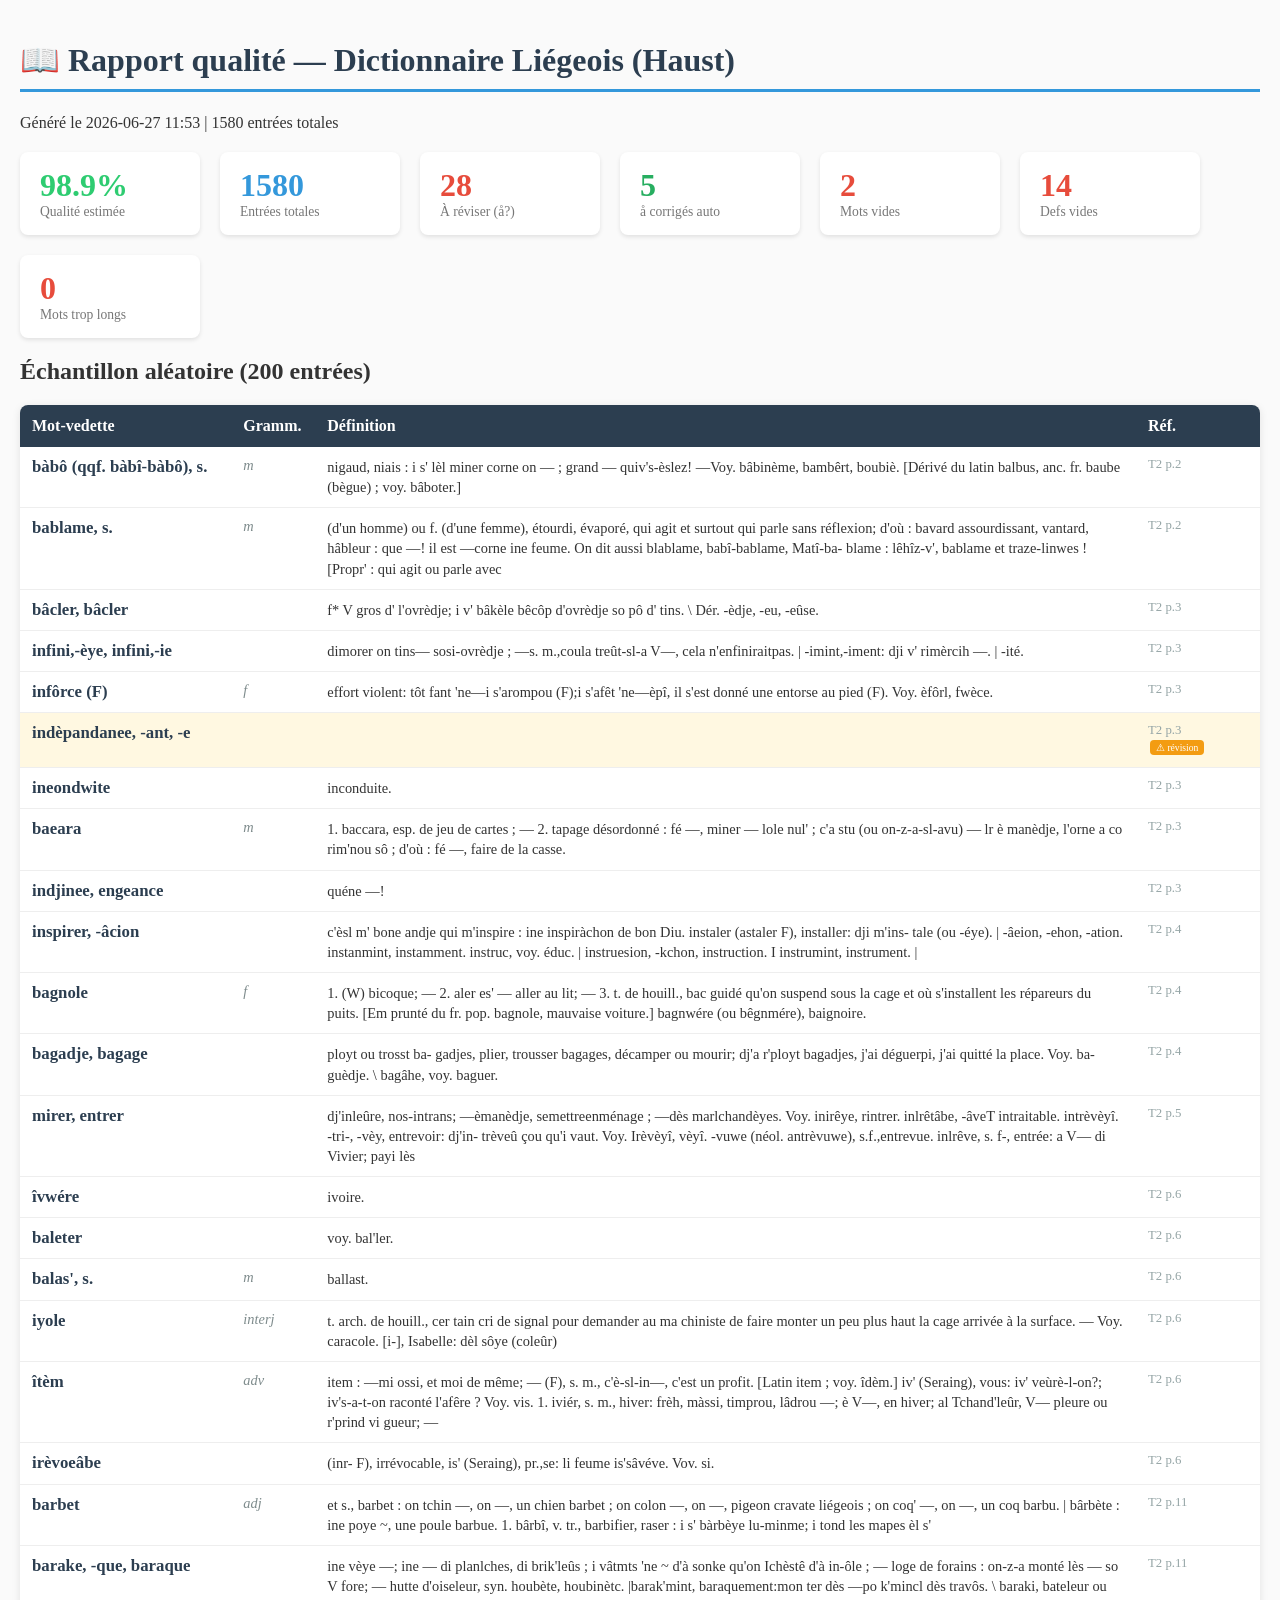
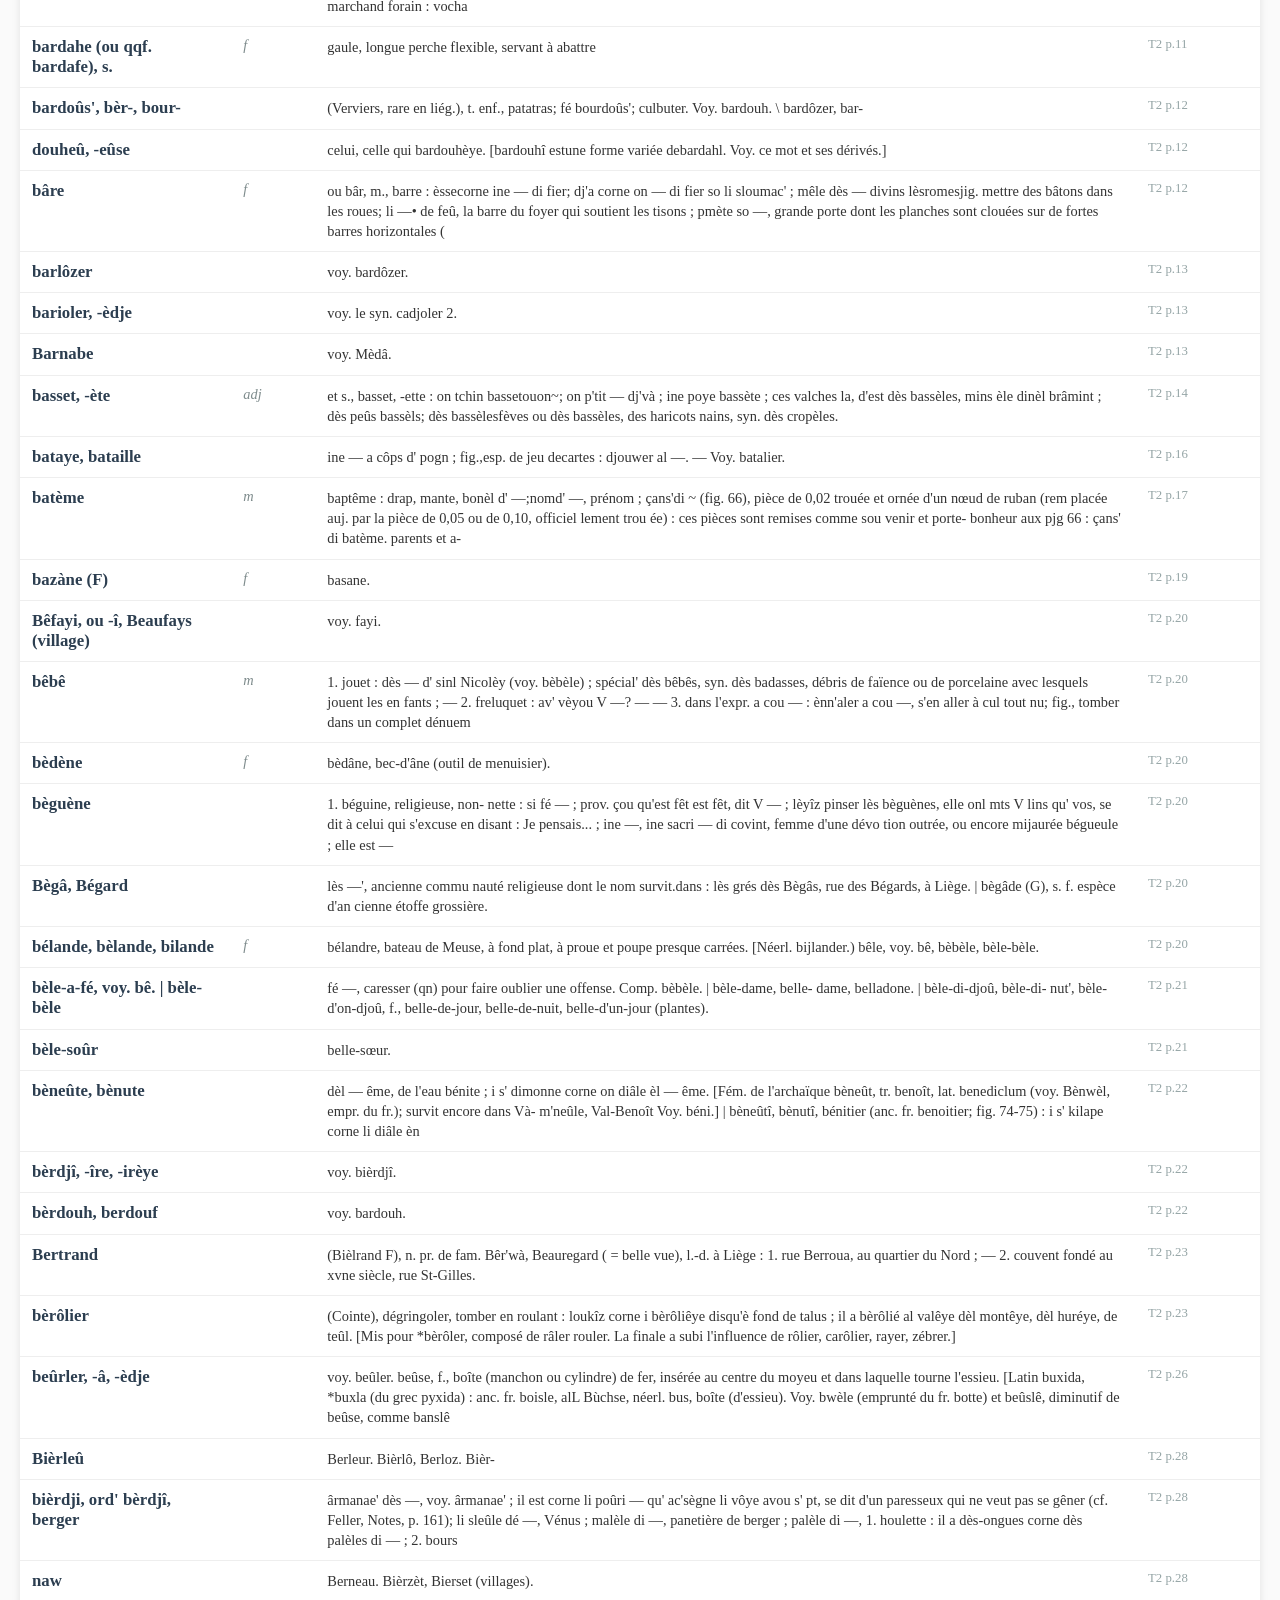
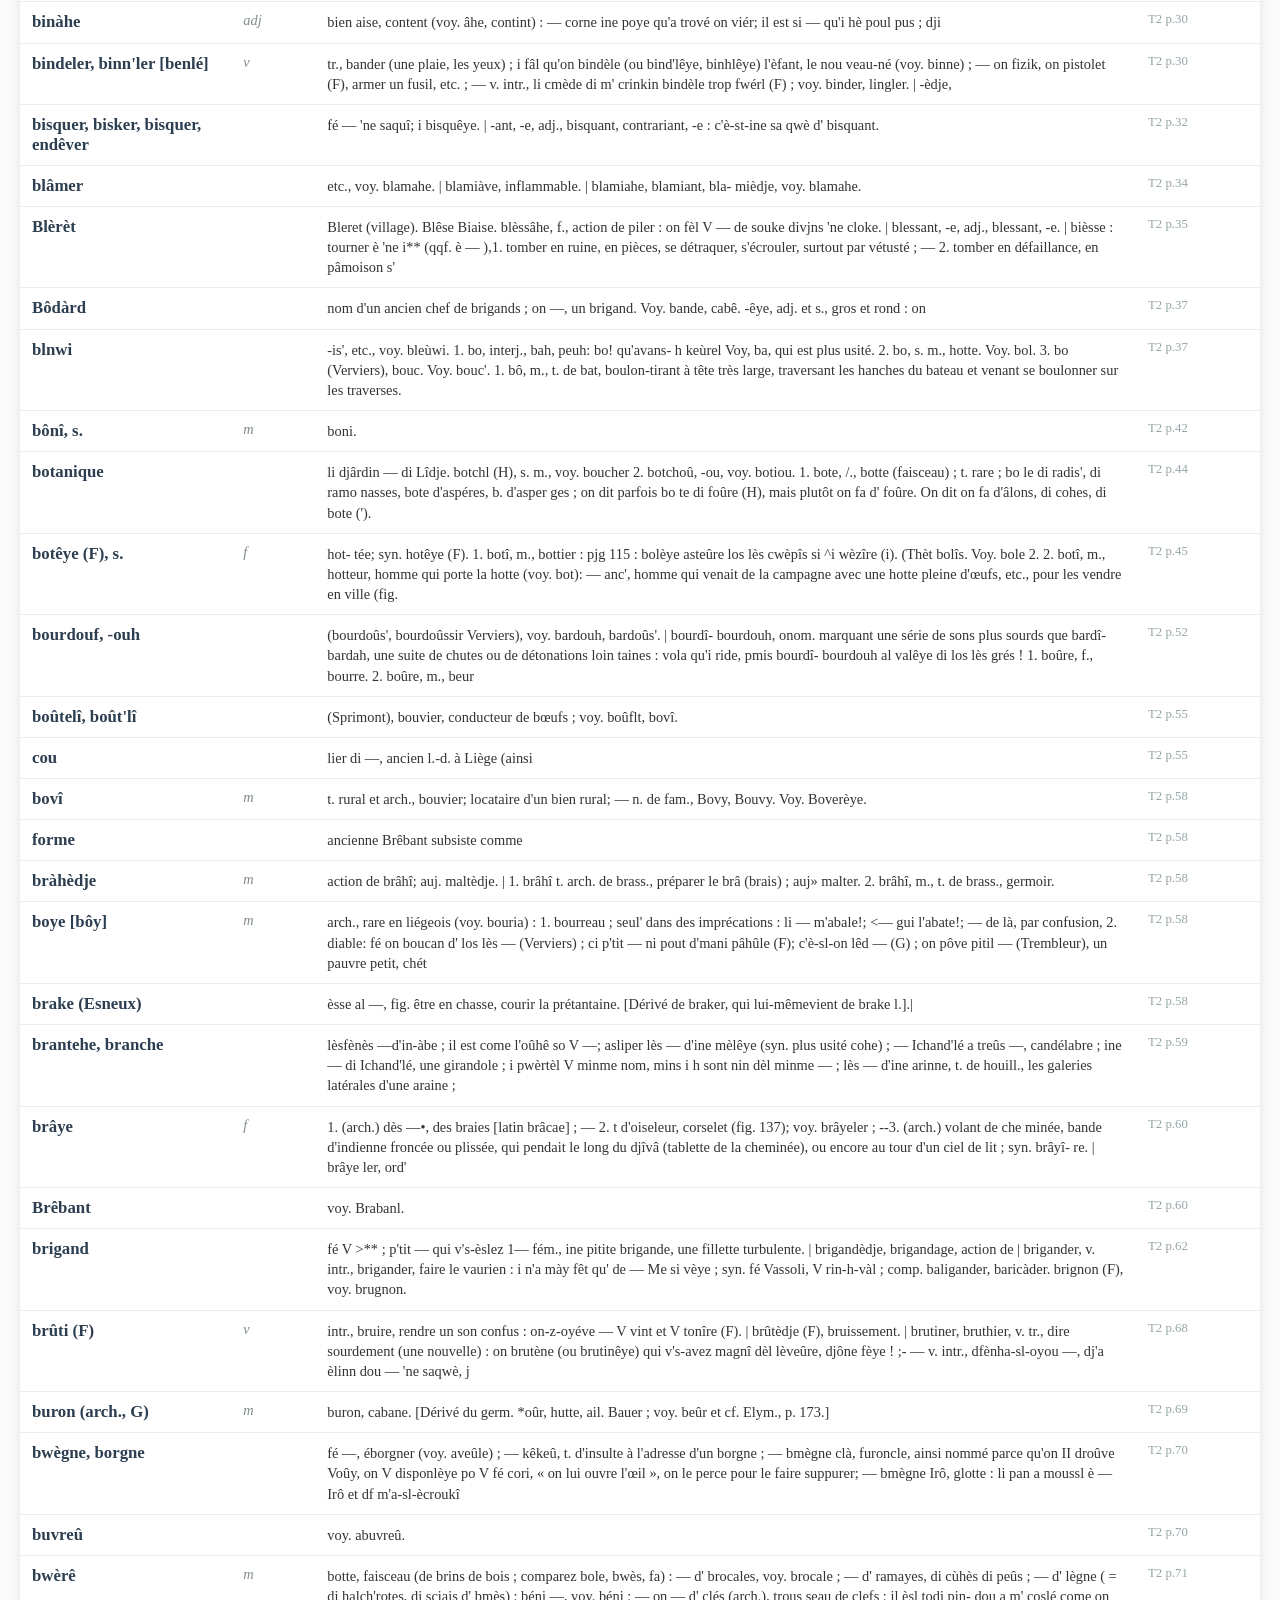
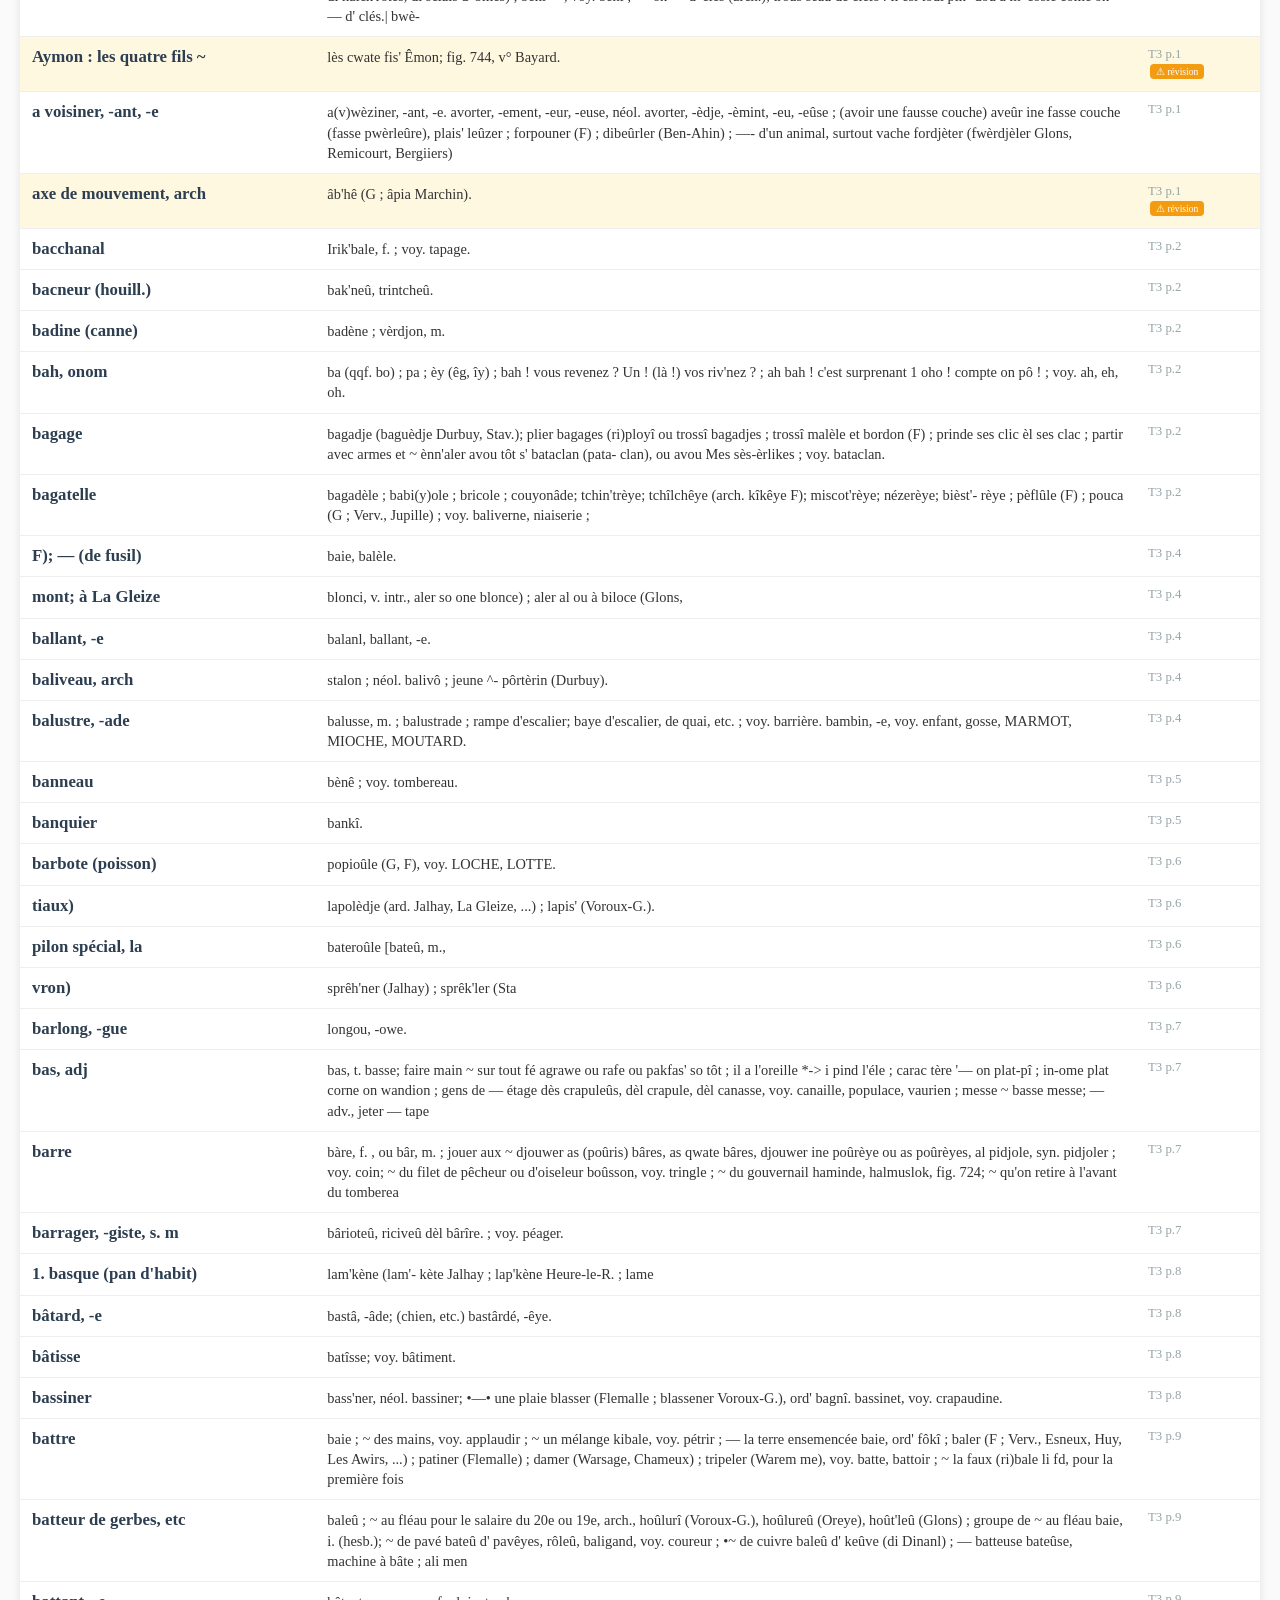
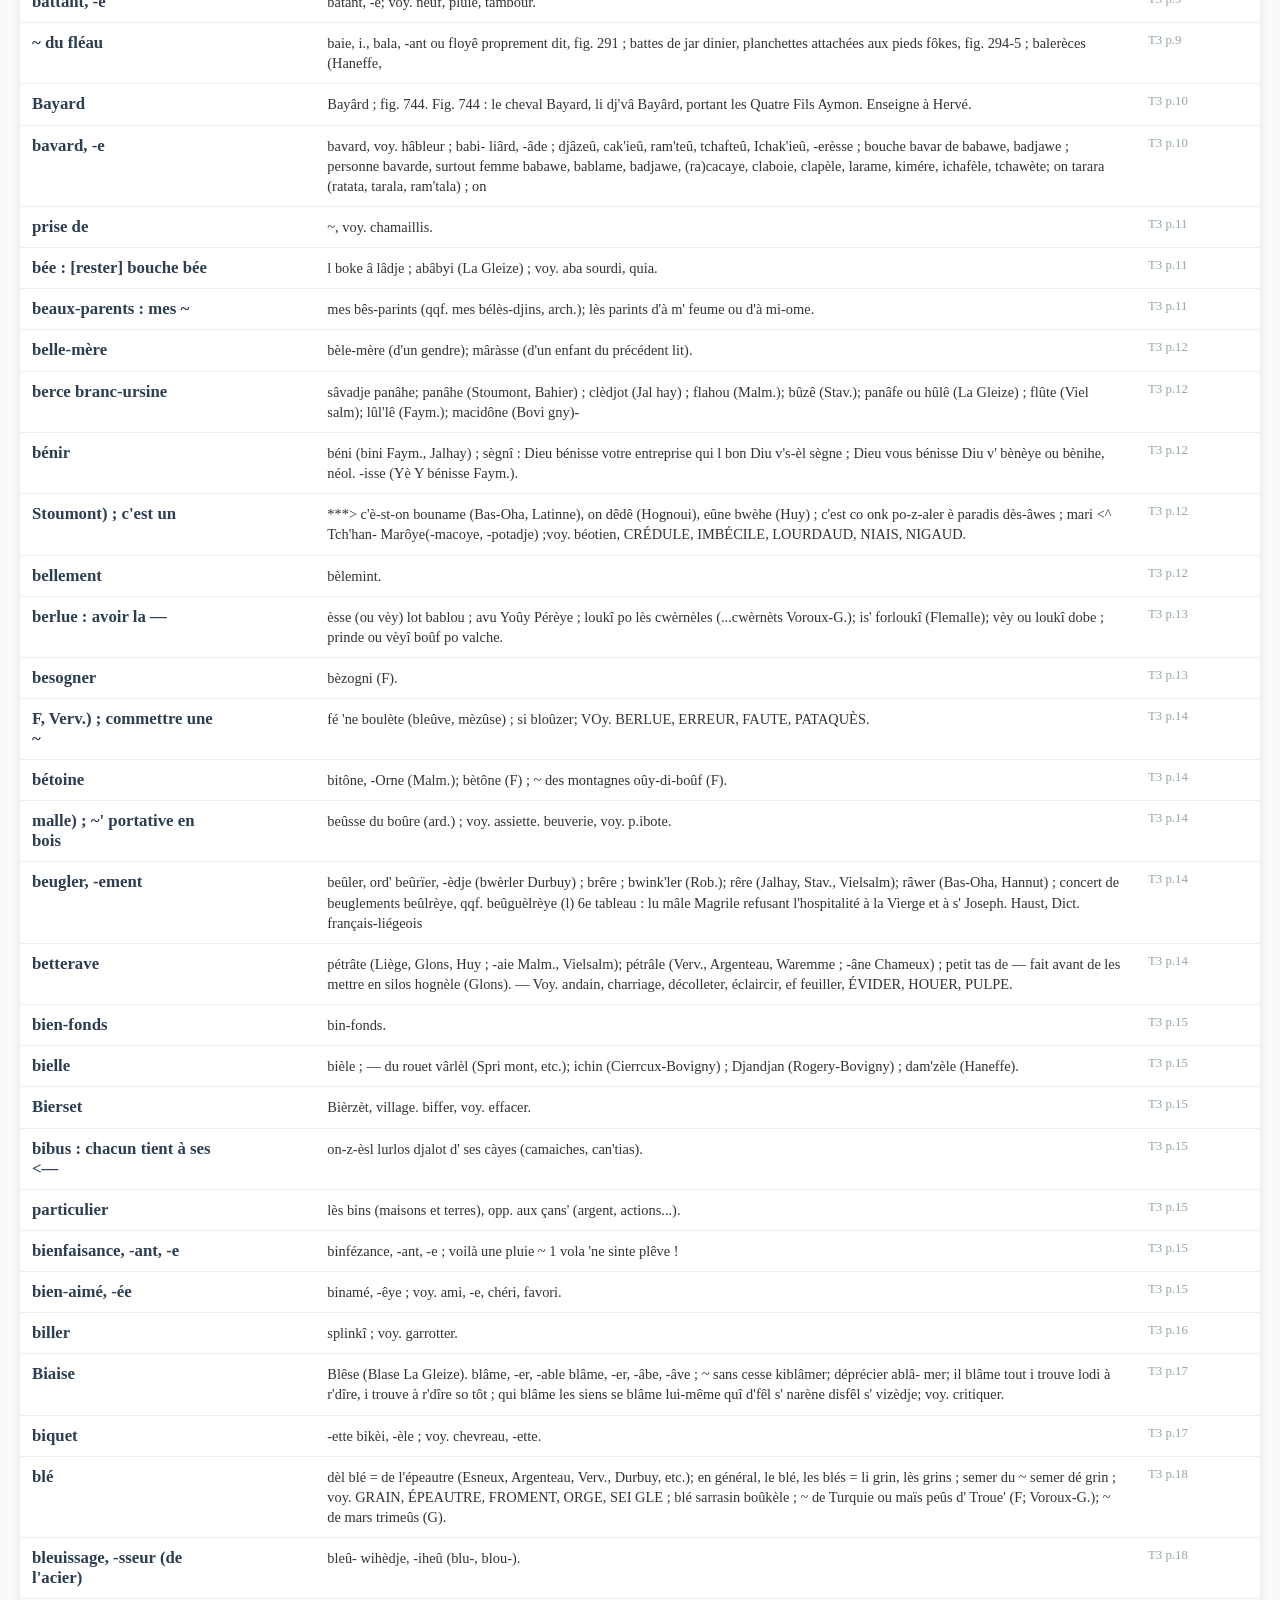
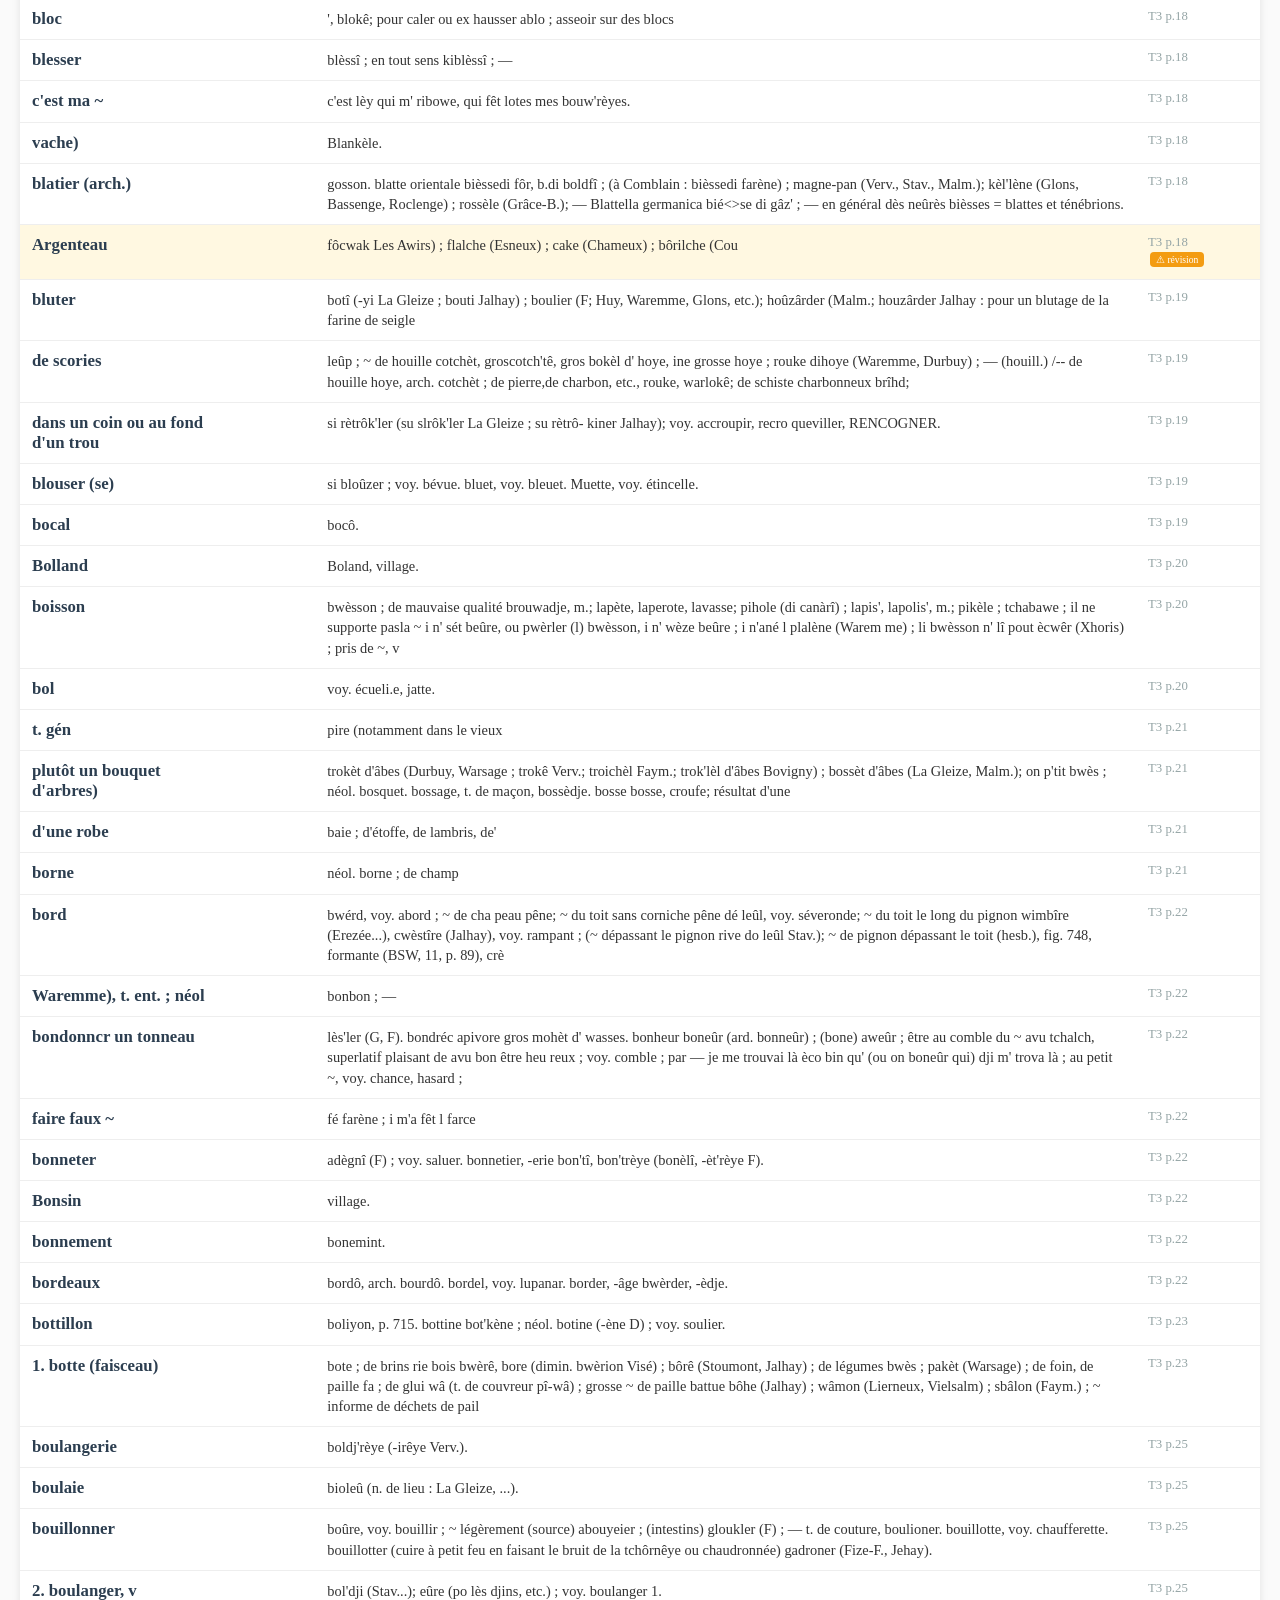
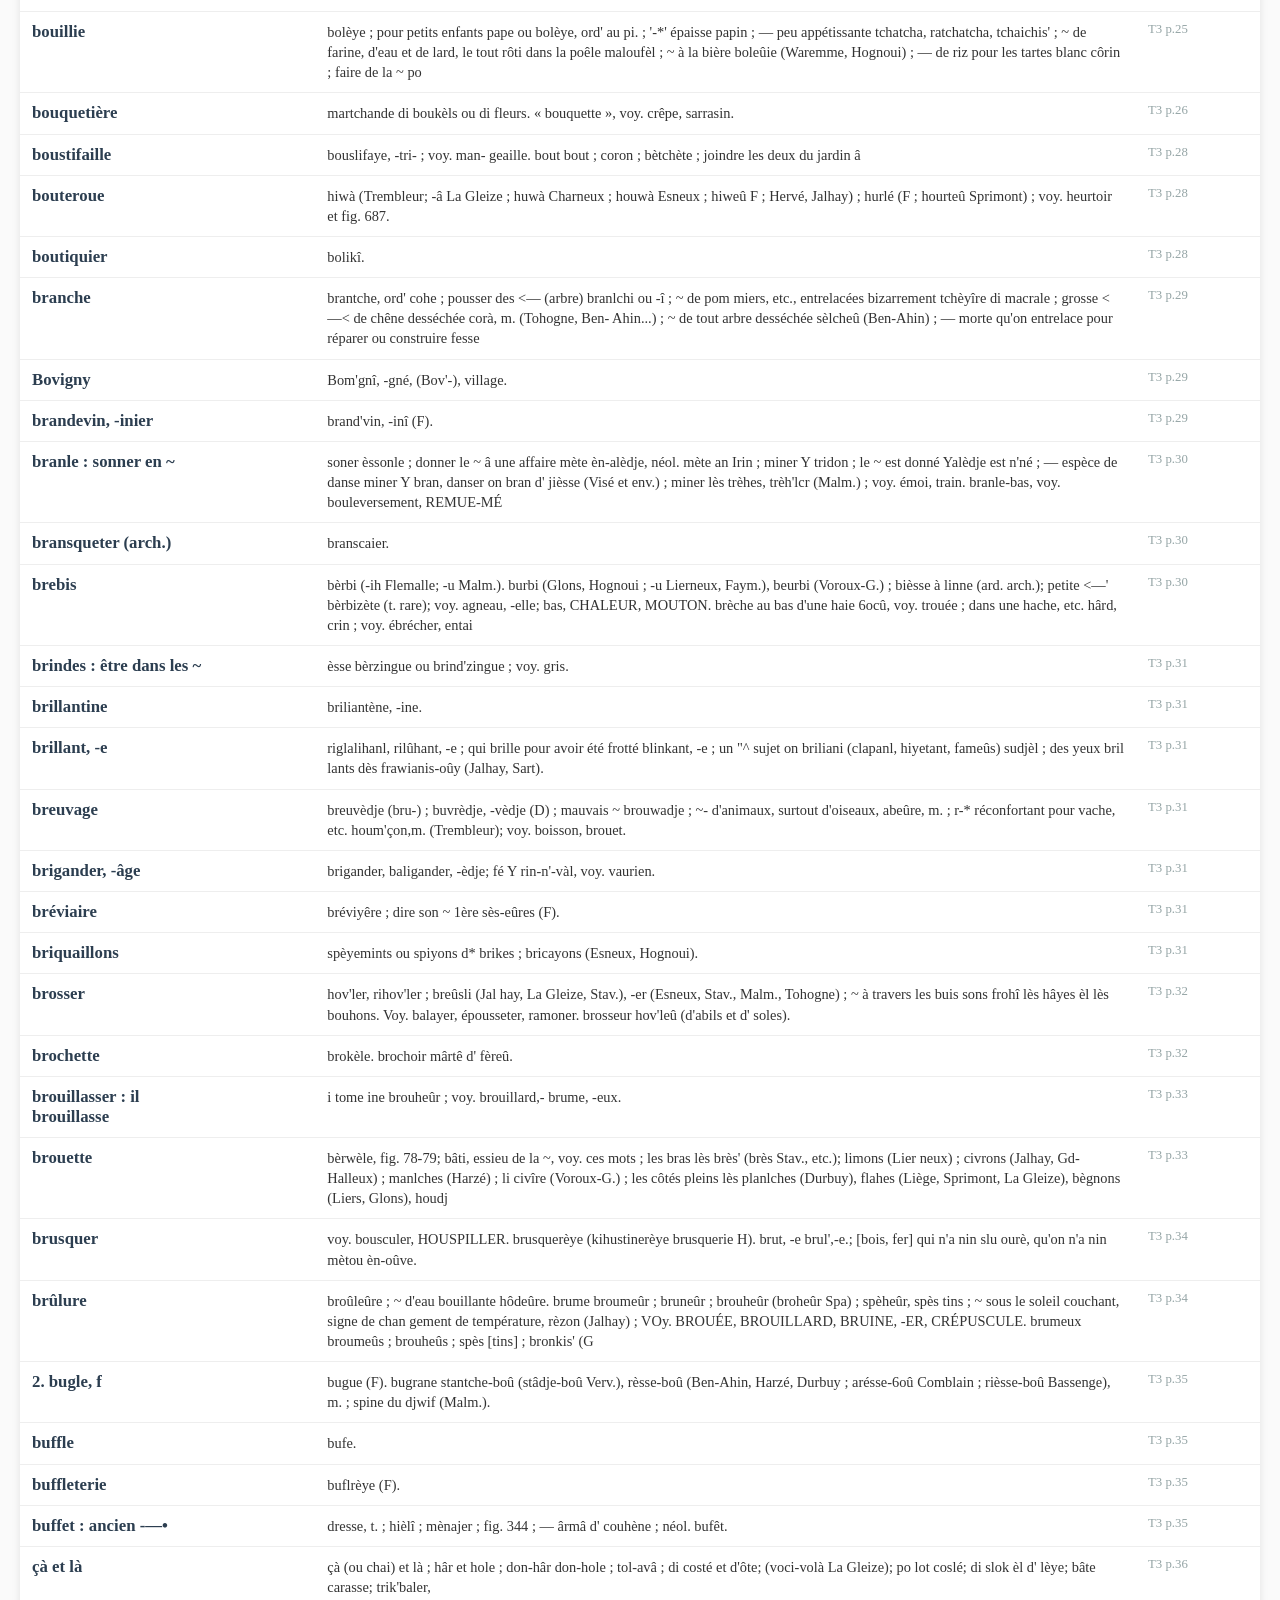
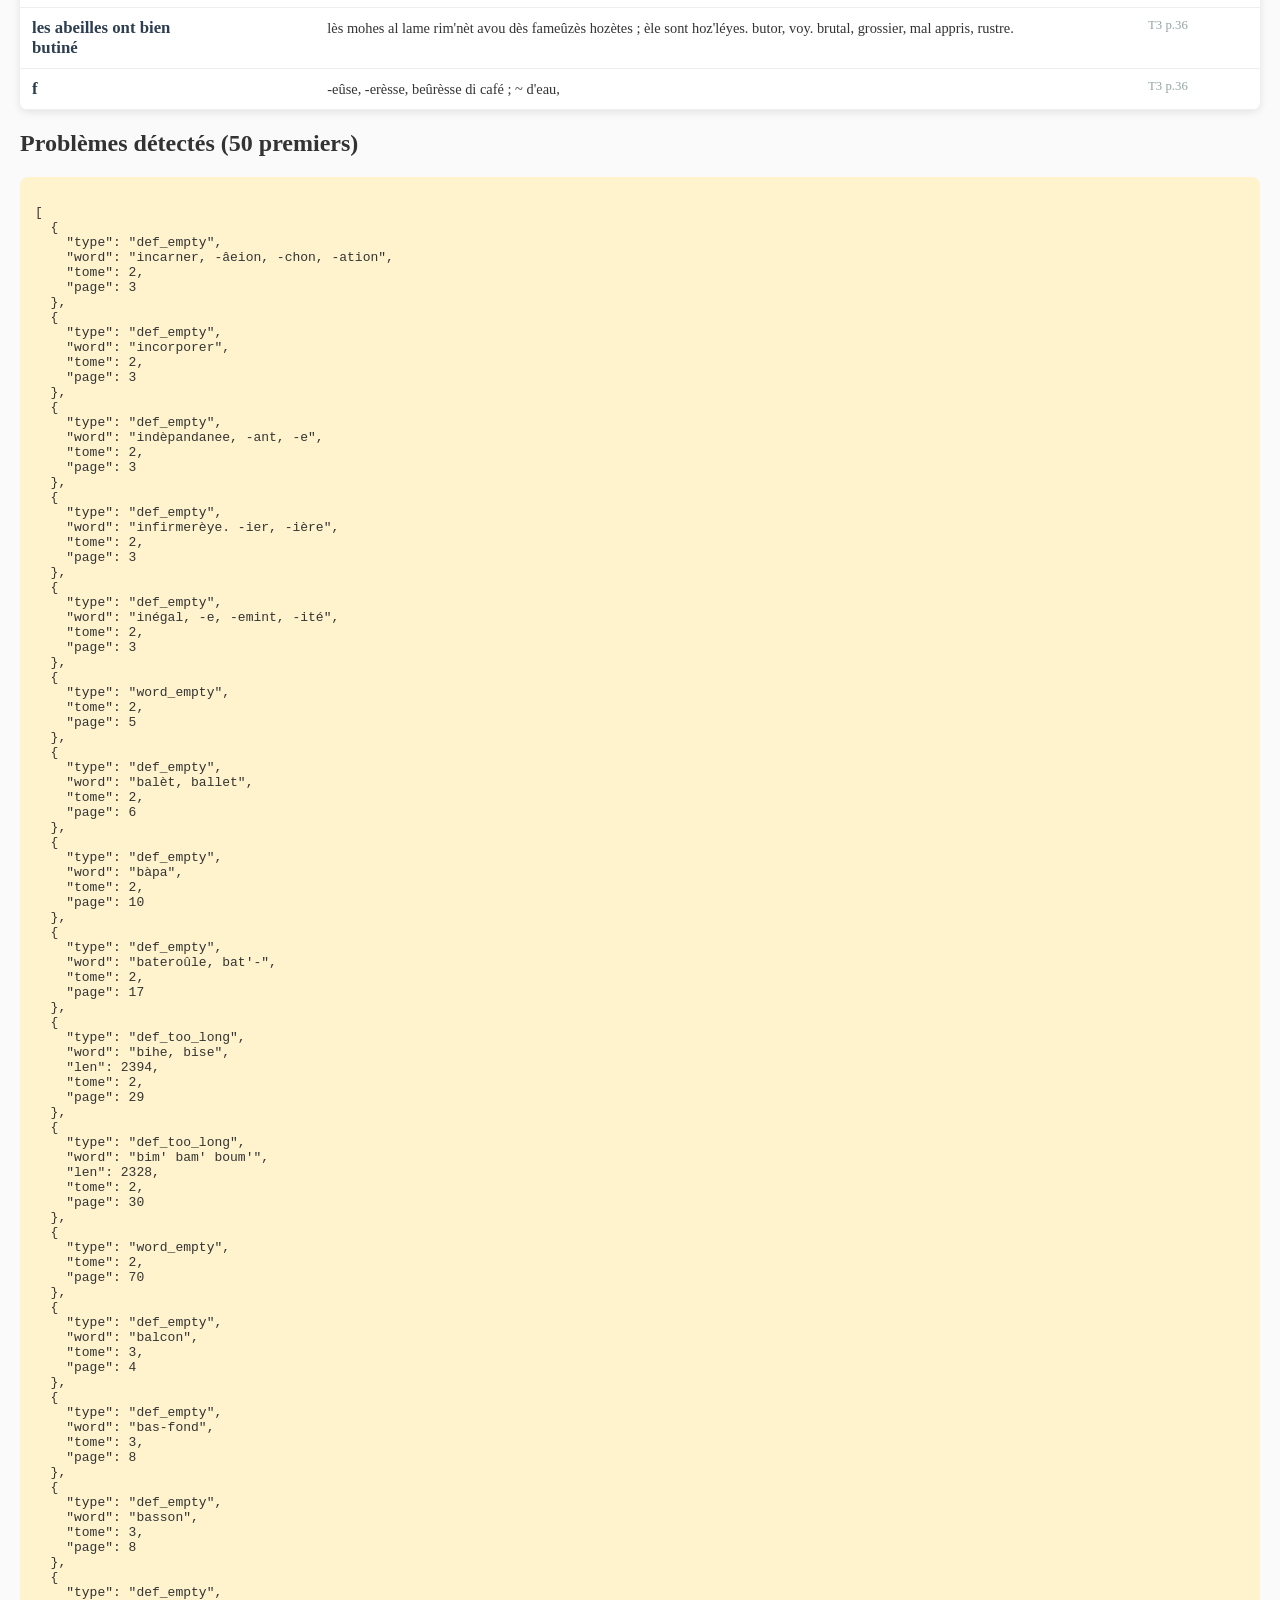
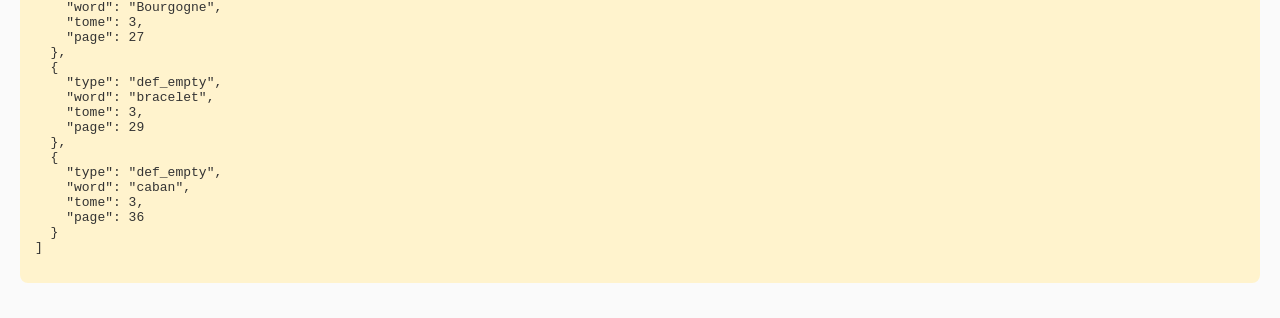
<file: extraction/rapport_qualite_test.html>
<!DOCTYPE html>
<html lang="fr">
<head>
<meta charset="UTF-8">
<title>Rapport qualité — Dictionnaire Liégeois</title>
<style>
  body { font-family: 'Georgia', serif; max-width: 1400px; margin: 0 auto; padding: 20px;
          background: #fafafa; color: #333; }
  h1 { color: #2c3e50; border-bottom: 3px solid #3498db; padding-bottom: 10px; }
  .stats { display: flex; gap: 20px; flex-wrap: wrap; margin: 20px 0; }
  .stat { background: white; border-radius: 8px; padding: 15px 20px;
           box-shadow: 0 2px 4px rgba(0,0,0,.1); min-width: 140px; }
  .stat .val { font-size: 2em; font-weight: bold; color: #3498db; }
  .stat .lbl { font-size: .85em; color: #777; }
  .quality { color: #2ecc71 !important; }
  table { width: 100%; border-collapse: collapse; background: white;
           box-shadow: 0 2px 8px rgba(0,0,0,.1); border-radius: 8px;
           overflow: hidden; margin-top: 20px; }
  th { background: #2c3e50; color: white; padding: 12px; text-align: left; }
  td { padding: 10px 12px; border-bottom: 1px solid #eee; vertical-align: top; }
  tr:hover { background: #f0f7ff; }
  tr.review { background: #fff8e1; }
  .word { font-weight: bold; color: #2c3e50; min-width: 150px; font-size: 1.05em; }
  .gram { color: #7f8c8d; font-style: italic; min-width: 60px; font-size: .9em; }
  .def  { font-size: .9em; line-height: 1.4; }
  .meta { font-size: .8em; color: #95a5a6; min-width: 100px; }
  .flag { display: inline-block; padding: 2px 6px; border-radius: 4px;
           font-size: .75em; margin: 2px; }
  .flag.review { background: #f39c12; color: white; }
  .flag.ring   { background: #3498db; color: white; }
  .issues { background: #fff3cd; border-radius: 8px; padding: 15px; margin: 15px 0; }
</style>
</head>
<body>
<h1>📖 Rapport qualité — Dictionnaire Liégeois (Haust)</h1>
<p>Généré le 2026-06-27 11:53 | 1580 entrées totales</p>

<div class="stats">
  <div class="stat"><div class="val quality">98.9%</div>
    <div class="lbl">Qualité estimée</div></div>
  <div class="stat"><div class="val">1580</div>
    <div class="lbl">Entrées totales</div></div>
  <div class="stat"><div class="val" style="color:#e74c3c">28</div>
    <div class="lbl">À réviser (å?)</div></div>
  <div class="stat"><div class="val" style="color:#27ae60">5</div>
    <div class="lbl">å corrigés auto</div></div>
  <div class="stat"><div class="val" style="color:#e74c3c">2</div>
    <div class="lbl">Mots vides</div></div>
  <div class="stat"><div class="val" style="color:#e74c3c">14</div>
    <div class="lbl">Defs vides</div></div>
  <div class="stat"><div class="val" style="color:#e74c3c">0</div>
    <div class="lbl">Mots trop longs</div></div>
</div>

<h2>Échantillon aléatoire (200 entrées)</h2>
<table>
  <tr><th>Mot-vedette</th><th>Gramm.</th><th>Définition</th><th>Réf.</th></tr>
  
        <tr class="">
          <td class="word">bàbô (qqf. bàbî-bàbô), s.</td>
          <td class="gram">m</td>
          <td class="def">nigaud, niais : i s' lèl miner corne on — ; grand — quiv's-èslez! —Voy. bâbinème, bambêrt, boubiè. [Dérivé du latin balbus, anc. fr. baube (bègue) ; voy. bâboter.]</td>
          <td class="meta">T2 p.2<br></td>
        </tr>
        <tr class="">
          <td class="word">bablame, s.</td>
          <td class="gram">m</td>
          <td class="def">(d'un homme) ou f. (d'une femme), étourdi, évaporé, qui agit et surtout qui parle sans réflexion; d'où : bavard assourdissant, vantard, hâbleur : que —! il est —corne ine feume. On dit aussi blablame, babî-bablame, Matî-ba- blame : lêhîz-v', bablame et traze-linwes ! [Propr' : qui agit ou parle avec</td>
          <td class="meta">T2 p.2<br></td>
        </tr>
        <tr class="">
          <td class="word">bâcler, bâcler</td>
          <td class="gram"></td>
          <td class="def">f* V gros d' l'ovrèdje; i v' bâkèle bêcôp d'ovrèdje so pô d' tins. \ Dér. -èdje, -eu, -eûse.</td>
          <td class="meta">T2 p.3<br></td>
        </tr>
        <tr class="">
          <td class="word">infini,-èye, infini,-ie</td>
          <td class="gram"></td>
          <td class="def">dimorer on tins— sosi-ovrèdje ; —s. m.,coula treût-sl-a V—, cela n'enfiniraitpas. | -imint,-iment: dji v' rimèrcih —. | -ité.</td>
          <td class="meta">T2 p.3<br></td>
        </tr>
        <tr class="">
          <td class="word">infôrce (F)</td>
          <td class="gram">f</td>
          <td class="def">effort violent: tôt fant 'ne—i s'arompou (F);i s'afêt 'ne—èpî, il s'est donné une entorse au pied (F). Voy. èfôrl, fwèce.</td>
          <td class="meta">T2 p.3<br></td>
        </tr>
        <tr class="review">
          <td class="word">indèpandanee, -ant, -e</td>
          <td class="gram"></td>
          <td class="def"></td>
          <td class="meta">T2 p.3<br><span class="flag review">⚠ révision</span></td>
        </tr>
        <tr class="">
          <td class="word">ineondwite</td>
          <td class="gram"></td>
          <td class="def">inconduite.</td>
          <td class="meta">T2 p.3<br></td>
        </tr>
        <tr class="">
          <td class="word">baeara</td>
          <td class="gram">m</td>
          <td class="def">1. baccara, esp. de jeu de cartes ; — 2. tapage désordonné : fé —, miner — lole nul' ; c'a stu (ou on-z-a-sl-avu) — lr è manèdje, l'orne a co rim'nou sô ; d'où : fé —, faire de la casse.</td>
          <td class="meta">T2 p.3<br></td>
        </tr>
        <tr class="">
          <td class="word">indjinee, engeance</td>
          <td class="gram"></td>
          <td class="def">quéne —!</td>
          <td class="meta">T2 p.3<br></td>
        </tr>
        <tr class="">
          <td class="word">inspirer, -âcion</td>
          <td class="gram"></td>
          <td class="def">c'èsl m' bone andje qui m'inspire : ine inspiràchon de bon Diu. instaler (astaler F), installer: dji m'ins- tale (ou -éye). | -âeion, -ehon, -ation. instanmint, instamment. instruc, voy. éduc. | instruesion, -kchon, instruction. I instrumint, instrument. |</td>
          <td class="meta">T2 p.4<br></td>
        </tr>
        <tr class="">
          <td class="word">bagnole</td>
          <td class="gram">f</td>
          <td class="def">1. (W) bicoque; — 2. aler es' — aller au lit; — 3. t. de houill., bac guidé qu'on suspend sous la cage et où s'installent les répareurs du puits. [Em prunté du fr. pop. bagnole, mauvaise voiture.] bagnwére (ou bêgnmére), baignoire.</td>
          <td class="meta">T2 p.4<br></td>
        </tr>
        <tr class="">
          <td class="word">bagadje, bagage</td>
          <td class="gram"></td>
          <td class="def">ployt ou trosst ba- gadjes, plier, trousser bagages, décamper ou mourir; dj'a r'ployt bagadjes, j'ai déguerpi, j'ai quitté la place. Voy. ba- guèdje. \ bagâhe, voy. baguer.</td>
          <td class="meta">T2 p.4<br></td>
        </tr>
        <tr class="">
          <td class="word">mirer, entrer</td>
          <td class="gram"></td>
          <td class="def">dj'inleûre, nos-intrans; —èmanèdje, semettreenménage ; —dès marlchandèyes. Voy. inirêye, rintrer. inlrêtâbe, -âveT intraitable. intrèvèyî. -tri-, -vèy, entrevoir: dj'in- trèveû çou qu'i vaut. Voy. Irèvèyî, vèyî. -vuwe (néol. antrèvuwe), s.f.,entrevue. inlrêve, s. f-, entrée: a V— di Vivier; payi lès</td>
          <td class="meta">T2 p.5<br></td>
        </tr>
        <tr class="">
          <td class="word">îvwére</td>
          <td class="gram"></td>
          <td class="def">ivoire.</td>
          <td class="meta">T2 p.6<br></td>
        </tr>
        <tr class="">
          <td class="word">baleter</td>
          <td class="gram"></td>
          <td class="def">voy. bal'ler.</td>
          <td class="meta">T2 p.6<br></td>
        </tr>
        <tr class="">
          <td class="word">balas', s.</td>
          <td class="gram">m</td>
          <td class="def">ballast.</td>
          <td class="meta">T2 p.6<br></td>
        </tr>
        <tr class="">
          <td class="word">iyole</td>
          <td class="gram">interj</td>
          <td class="def">t. arch. de houill., cer tain cri de signal pour demander au ma chiniste de faire monter un peu plus haut la cage arrivée à la surface. — Voy. caracole. [i-], Isabelle: dèl sôye (coleûr)</td>
          <td class="meta">T2 p.6<br></td>
        </tr>
        <tr class="">
          <td class="word">îtèm</td>
          <td class="gram">adv</td>
          <td class="def">item : —mi ossi, et moi de même; — (F), s. m., c'è-sl-in—, c'est un profit. [Latin item ; voy. îdèm.] iv' (Seraing), vous: iv' veùrè-l-on?; iv's-a-t-on raconté l'afêre ? Voy. vis. 1. iviér, s. m., hiver: frèh, màssi, timprou, lâdrou —; è V—, en hiver; al Tchand'leûr, V— pleure ou r'prind vi gueur; —</td>
          <td class="meta">T2 p.6<br></td>
        </tr>
        <tr class="">
          <td class="word">irèvoeâbe</td>
          <td class="gram"></td>
          <td class="def">(inr- F), irrévocable, is' (Seraing), pr.,se: li feume is'sâvéve. Vov. si.</td>
          <td class="meta">T2 p.6<br></td>
        </tr>
        <tr class="">
          <td class="word">barbet</td>
          <td class="gram">adj</td>
          <td class="def">et s., barbet : on tchin —, on —, un chien barbet ; on colon —, on —, pigeon cravate liégeois ; on coq' —, on —, un coq barbu. | bârbète : ine poye ~, une poule barbue. 1. bârbî, v. tr., barbifier, raser : i s' bàrbèye lu-minme; i tond les mapes èl s'</td>
          <td class="meta">T2 p.11<br></td>
        </tr>
        <tr class="">
          <td class="word">barake, -que, baraque</td>
          <td class="gram"></td>
          <td class="def">ine vèye —; ine — di planlches, di brik'leûs ; i vâtmts 'ne ~ d'à sonke qu'on Ichèstê d'à in-ôle ; — loge de forains : on-z-a monté lès — so V fore; — hutte d'oiseleur, syn. houbète, houbinètc. |barak'mint, baraquement:mon ter dès —po k'mincl dès travôs. \ baraki, bateleur ou marchand forain : vocha</td>
          <td class="meta">T2 p.11<br></td>
        </tr>
        <tr class="">
          <td class="word">bardahe (ou qqf. bardafe), s.</td>
          <td class="gram">f</td>
          <td class="def">gaule, longue perche flexible, servant à abattre</td>
          <td class="meta">T2 p.11<br></td>
        </tr>
        <tr class="">
          <td class="word">bardoûs', bèr-, bour-</td>
          <td class="gram"></td>
          <td class="def">(Verviers, rare en liég.), t. enf., patatras; fé bourdoûs'; culbuter. Voy. bardouh. \ bardôzer, bar-</td>
          <td class="meta">T2 p.12<br></td>
        </tr>
        <tr class="">
          <td class="word">douheû, -eûse</td>
          <td class="gram"></td>
          <td class="def">celui, celle qui bardouhèye. [bardouhî estune forme variée debardahl. Voy. ce mot et ses dérivés.]</td>
          <td class="meta">T2 p.12<br></td>
        </tr>
        <tr class="">
          <td class="word">bâre</td>
          <td class="gram">f</td>
          <td class="def">ou bâr, m., barre : èssecorne ine — di fier; dj'a corne on — di fier so li sloumac' ; mêle dès — divins lèsromesjig. mettre des bâtons dans les roues; li —• de feû, la barre du foyer qui soutient les tisons ; pmète so —, grande porte dont les planches sont clouées sur de fortes barres horizontales (</td>
          <td class="meta">T2 p.12<br></td>
        </tr>
        <tr class="">
          <td class="word">barlôzer</td>
          <td class="gram"></td>
          <td class="def">voy. bardôzer.</td>
          <td class="meta">T2 p.13<br></td>
        </tr>
        <tr class="">
          <td class="word">barioler, -èdje</td>
          <td class="gram"></td>
          <td class="def">voy. le syn. cadjoler 2.</td>
          <td class="meta">T2 p.13<br></td>
        </tr>
        <tr class="">
          <td class="word">Barnabe</td>
          <td class="gram"></td>
          <td class="def">voy. Mèdâ.</td>
          <td class="meta">T2 p.13<br></td>
        </tr>
        <tr class="">
          <td class="word">basset, -ète</td>
          <td class="gram">adj</td>
          <td class="def">et s., basset, -ette : on tchin bassetouon~; on p'tit — dj'và ; ine poye bassète ; ces valches la, d'est dès bassèles, mins èle dinèl brâmint ; dès peûs bassèls; dès bassèlesfèves ou dès bassèles, des haricots nains, syn. dès cropèles.</td>
          <td class="meta">T2 p.14<br></td>
        </tr>
        <tr class="">
          <td class="word">bataye, bataille</td>
          <td class="gram"></td>
          <td class="def">ine — a côps d' pogn ; fig.,esp. de jeu decartes : djouwer al —. — Voy. batalier.</td>
          <td class="meta">T2 p.16<br></td>
        </tr>
        <tr class="">
          <td class="word">batème</td>
          <td class="gram">m</td>
          <td class="def">baptême : drap, mante, bonèl d' —;nomd' —, prénom ; çans'di ~ (fig. 66), pièce de 0,02 trouée et ornée d'un nœud de ruban (rem placée auj. par la pièce de 0,05 ou de 0,10, officiel lement trou ée) : ces pièces sont remises comme sou venir et porte- bonheur aux pjg 66 : çans' di batème. parents et a-</td>
          <td class="meta">T2 p.17<br></td>
        </tr>
        <tr class="">
          <td class="word">bazàne (F)</td>
          <td class="gram">f</td>
          <td class="def">basane.</td>
          <td class="meta">T2 p.19<br></td>
        </tr>
        <tr class="">
          <td class="word">Bêfayi, ou -î, Beaufays (village)</td>
          <td class="gram"></td>
          <td class="def">voy. fayi.</td>
          <td class="meta">T2 p.20<br></td>
        </tr>
        <tr class="">
          <td class="word">bêbê</td>
          <td class="gram">m</td>
          <td class="def">1. jouet : dès — d' sinl Nicolèy (voy. bèbèle) ; spécial' dès bêbês, syn. dès badasses, débris de faïence ou de porcelaine avec lesquels jouent les en fants ; — 2. freluquet : av' vèyou V —? — — 3. dans l'expr. a cou — : ènn'aler a cou —, s'en aller à cul tout nu; fig., tomber dans un complet dénuem</td>
          <td class="meta">T2 p.20<br></td>
        </tr>
        <tr class="">
          <td class="word">bèdène</td>
          <td class="gram">f</td>
          <td class="def">bèdâne, bec-d'âne (outil de menuisier).</td>
          <td class="meta">T2 p.20<br></td>
        </tr>
        <tr class="">
          <td class="word">bèguène</td>
          <td class="gram"></td>
          <td class="def">1. béguine, religieuse, non- nette : si fé — ; prov. çou qu'est fêt est fêt, dit V — ; lèyîz pinser lès bèguènes, elle onl mts V lins qu' vos, se dit à celui qui s'excuse en disant : Je pensais... ; ine —, ine sacri — di covint, femme d'une dévo tion outrée, ou encore mijaurée bégueule ; elle est — </td>
          <td class="meta">T2 p.20<br></td>
        </tr>
        <tr class="">
          <td class="word">Bègâ, Bégard</td>
          <td class="gram"></td>
          <td class="def">lès —', ancienne commu nauté religieuse dont le nom survit.dans : lès grés dès Bègâs, rue des Bégards, à Liège. | bègâde (G), s. f. espèce d'an cienne étoffe grossière.</td>
          <td class="meta">T2 p.20<br></td>
        </tr>
        <tr class="">
          <td class="word">bélande, bèlande, bilande</td>
          <td class="gram">f</td>
          <td class="def">bélandre, bateau de Meuse, à fond plat, à proue et poupe presque carrées. [Néerl. bijlander.) bêle, voy. bê, bèbèle, bèle-bèle.</td>
          <td class="meta">T2 p.20<br></td>
        </tr>
        <tr class="">
          <td class="word">bèle-a-fé, voy. bê. | bèle-bèle</td>
          <td class="gram"></td>
          <td class="def">fé —, caresser (qn) pour faire oublier une offense. Comp. bèbèle. | bèle-dame, belle- dame, belladone. | bèle-di-djoû, bèle-di- nut', bèle-d'on-djoû, f., belle-de-jour, belle-de-nuit, belle-d'un-jour (plantes).</td>
          <td class="meta">T2 p.21<br></td>
        </tr>
        <tr class="">
          <td class="word">bèle-soûr</td>
          <td class="gram"></td>
          <td class="def">belle-sœur.</td>
          <td class="meta">T2 p.21<br></td>
        </tr>
        <tr class="">
          <td class="word">bèneûte, bènute</td>
          <td class="gram"></td>
          <td class="def">dèl — ême, de l'eau bénite ; i s' dimonne corne on diâle èl — ême. [Fém. de l'archaïque bèneût, tr. benoît, lat. benediclum (voy. Bènwèl, empr. du fr.); survit encore dans Và- m'neûle, Val-Benoît Voy. béni.] | bèneûtî, bènutî, bénitier (anc. fr. benoitier; fig. 74-75) : i s' kilape corne li diâle èn</td>
          <td class="meta">T2 p.22<br></td>
        </tr>
        <tr class="">
          <td class="word">bèrdjî, -îre, -irèye</td>
          <td class="gram"></td>
          <td class="def">voy. bièrdjî.</td>
          <td class="meta">T2 p.22<br></td>
        </tr>
        <tr class="">
          <td class="word">bèrdouh, berdouf</td>
          <td class="gram"></td>
          <td class="def">voy. bardouh.</td>
          <td class="meta">T2 p.22<br></td>
        </tr>
        <tr class="">
          <td class="word">Bertrand</td>
          <td class="gram"></td>
          <td class="def">(Bièlrand F), n. pr. de fam. Bêr'wà, Beauregard ( = belle vue), l.-d. à Liège : 1. rue Berroua, au quartier du Nord ; — 2. couvent fondé au xvne siècle, rue St-Gilles.</td>
          <td class="meta">T2 p.23<br></td>
        </tr>
        <tr class="">
          <td class="word">bèrôlier</td>
          <td class="gram"></td>
          <td class="def">(Cointe), dégringoler, tomber en roulant : loukîz corne i bèrôliêye disqu'è fond de talus ; il a bèrôlié al valêye dèl montêye, dèl huréye, de teûl. [Mis pour *bèrôler, composé de râler rouler. La finale a subi l'influence de rôlier, carôlier, rayer, zébrer.]</td>
          <td class="meta">T2 p.23<br></td>
        </tr>
        <tr class="">
          <td class="word">beûrler, -â, -èdje</td>
          <td class="gram"></td>
          <td class="def">voy. beûler. beûse, f., boîte (manchon ou cylindre) de fer, insérée au centre du moyeu et dans laquelle tourne l'essieu. [Latin buxida, *buxla (du grec pyxida) : anc. fr. boisle, alL Bùchse, néerl. bus, boîte (d'essieu). Voy. bwèle (emprunté du fr. botte) et beûslê, diminutif de beûse, comme banslê </td>
          <td class="meta">T2 p.26<br></td>
        </tr>
        <tr class="">
          <td class="word">Bièrleû</td>
          <td class="gram"></td>
          <td class="def">Berleur. Bièrlô, Berloz. Bièr-</td>
          <td class="meta">T2 p.28<br></td>
        </tr>
        <tr class="">
          <td class="word">bièrdji, ord' bèrdjî, berger</td>
          <td class="gram"></td>
          <td class="def">ârmanae' dès —, voy. ârmanae' ; il est corne li poûri — qu' ac'sègne li vôye avou s' pt, se dit d'un paresseux qui ne veut pas se gêner (cf. Feller, Notes, p. 161); li sleûle dé —, Vénus ; malèle di —, panetière de berger ; palèle di —, 1. houlette : il a dès-ongues corne dès palèles di — ; 2. bours</td>
          <td class="meta">T2 p.28<br></td>
        </tr>
        <tr class="">
          <td class="word">naw</td>
          <td class="gram"></td>
          <td class="def">Berneau. Bièrzèt, Bierset (villages).</td>
          <td class="meta">T2 p.28<br></td>
        </tr>
        <tr class="">
          <td class="word">binàhe</td>
          <td class="gram">adj</td>
          <td class="def">bien aise, content (voy. âhe, contint) : — corne ine poye qu'a trové on viér; il est si — qu'i hè poul pus ; dji</td>
          <td class="meta">T2 p.30<br></td>
        </tr>
        <tr class="">
          <td class="word">bindeler, binn'ler [benlé]</td>
          <td class="gram">v</td>
          <td class="def">tr., bander (une plaie, les yeux) ; i fâl qu'on bindèle (ou bind'lêye, binhlêye) l'èfant, le nou veau-né (voy. binne) ; — on fizik, on pistolet (F), armer un fusil, etc. ; — v. intr., li cmède di m' crinkin bindèle trop fwérl (F) ; voy. binder, lingler. | -èdje,</td>
          <td class="meta">T2 p.30<br></td>
        </tr>
        <tr class="">
          <td class="word">bisquer, bisker, bisquer, endêver</td>
          <td class="gram"></td>
          <td class="def">fé — 'ne saquî; i bisquêye. | -ant, -e, adj., bisquant, contrariant, -e : c'è-st-ine sa qwè d' bisquant.</td>
          <td class="meta">T2 p.32<br></td>
        </tr>
        <tr class="">
          <td class="word">blâmer</td>
          <td class="gram"></td>
          <td class="def">etc., voy. blamahe. | blamiàve, inflammable. | blamiahe, blamiant, bla- mièdje, voy. blamahe.</td>
          <td class="meta">T2 p.34<br></td>
        </tr>
        <tr class="">
          <td class="word">Blèrèt</td>
          <td class="gram"></td>
          <td class="def">Bleret (village). Blêse Biaise. blèssâhe, f., action de piler : on fèl V — de souke divjns 'ne cloke. | blessant, -e, adj., blessant, -e. | bièsse : tourner è 'ne i** (qqf. è — ),1. tomber en ruine, en pièces, se détraquer, s'écrouler, surtout par vétusté ; — 2. tomber en défaillance, en pâmoison s'</td>
          <td class="meta">T2 p.35<br></td>
        </tr>
        <tr class="">
          <td class="word">Bôdàrd</td>
          <td class="gram"></td>
          <td class="def">nom d'un ancien chef de brigands ; on —, un brigand. Voy. bande, cabê.  -êye, adj. et s., gros et rond : on</td>
          <td class="meta">T2 p.37<br></td>
        </tr>
        <tr class="">
          <td class="word">blnwi</td>
          <td class="gram"></td>
          <td class="def">-is', etc., voy. bleùwi. 1. bo, interj., bah, peuh: bo! qu'avans- h keùrel Voy, ba, qui est plus usité. 2. bo, s. m., hotte. Voy. bol. 3. bo (Verviers), bouc. Voy. bouc'. 1. bô, m., t. de bat, boulon-tirant à tête très large, traversant les hanches du bateau et venant se boulonner sur les traverses.</td>
          <td class="meta">T2 p.37<br></td>
        </tr>
        <tr class="">
          <td class="word">bônî, s.</td>
          <td class="gram">m</td>
          <td class="def">boni.</td>
          <td class="meta">T2 p.42<br></td>
        </tr>
        <tr class="">
          <td class="word">botanique</td>
          <td class="gram"></td>
          <td class="def">li djârdin — di Lîdje. botchl (H), s. m., voy. boucher 2. botchoû, -ou, voy. botiou. 1. bote, /., botte (faisceau) ; t. rare ; bo le di radis', di ramo nasses, bote d'aspéres, b. d'asper ges ; on dit parfois bo te di foûre (H), mais plutôt on fa d' foûre. On dit on fa d'âlons, di cohes, di bote (').</td>
          <td class="meta">T2 p.44<br></td>
        </tr>
        <tr class="">
          <td class="word">botêye (F), s.</td>
          <td class="gram">f</td>
          <td class="def">hot- tée; syn. hotêye (F). 1. botî, m., bottier : pjg 115 : bolèye asteûre los lès cwèpîs si ^i wèzîre (i). (Thèt bolîs. Voy. bole 2. 2. botî, m., hotteur, homme qui porte la hotte (voy. bot): — anc', homme qui venait de la campagne avec une hotte pleine d'œufs, etc., pour les vendre en ville (fig. </td>
          <td class="meta">T2 p.45<br></td>
        </tr>
        <tr class="">
          <td class="word">bourdouf, -ouh</td>
          <td class="gram"></td>
          <td class="def">(bourdoûs', bourdoûssir Verviers), voy. bardouh, bardoûs'. | bourdî- bourdouh, onom. marquant une série de sons plus sourds que bardî-bardah, une suite de chutes ou de détonations loin taines : vola qu'i ride, pmis bourdî- bourdouh al valêye di los lès grés ! 1. boûre, f., bourre. 2. boûre, m., beur</td>
          <td class="meta">T2 p.52<br></td>
        </tr>
        <tr class="">
          <td class="word">boûtelî, boût'lî</td>
          <td class="gram"></td>
          <td class="def">(Sprimont), bouvier, conducteur de bœufs ; voy. boûflt, bovî.</td>
          <td class="meta">T2 p.55<br></td>
        </tr>
        <tr class="">
          <td class="word">cou</td>
          <td class="gram"></td>
          <td class="def">lier di —, ancien l.-d. à Liège (ainsi</td>
          <td class="meta">T2 p.55<br></td>
        </tr>
        <tr class="">
          <td class="word">bovî</td>
          <td class="gram">m</td>
          <td class="def">t. rural et arch., bouvier; locataire d'un bien rural; — n. de fam., Bovy, Bouvy. Voy. Boverèye.</td>
          <td class="meta">T2 p.58<br></td>
        </tr>
        <tr class="">
          <td class="word">forme</td>
          <td class="gram"></td>
          <td class="def">ancienne Brêbant subsiste comme</td>
          <td class="meta">T2 p.58<br></td>
        </tr>
        <tr class="">
          <td class="word">bràhèdje</td>
          <td class="gram">m</td>
          <td class="def">action de brâhî; auj. maltèdje. | 1. brâhî t. arch. de brass., préparer le brâ (brais) ; auj» malter. 2. brâhî, m., t. de brass., germoir.</td>
          <td class="meta">T2 p.58<br></td>
        </tr>
        <tr class="">
          <td class="word">boye [bôy]</td>
          <td class="gram">m</td>
          <td class="def">arch., rare en liégeois (voy. bouria) : 1. bourreau ; seul' dans des imprécations : li — m'abale!; <— gui l'abate!; — de là, par confusion, 2. diable: fé on boucan d' los lès — (Verviers) ; ci p'tit — ni pout d'mani pâhûle (F); c'è-sl-on lêd — (G) ; on pôve pitil — (Trembleur), un pauvre petit, chét</td>
          <td class="meta">T2 p.58<br></td>
        </tr>
        <tr class="">
          <td class="word">brake (Esneux)</td>
          <td class="gram"></td>
          <td class="def">èsse al —, fig. être en chasse, courir la prétantaine. [Dérivé de braker, qui lui-mêmevient de brake l.].|</td>
          <td class="meta">T2 p.58<br></td>
        </tr>
        <tr class="">
          <td class="word">brantehe, branche</td>
          <td class="gram"></td>
          <td class="def">lèsfènès —d'in-àbe ; il est come l'oûhê so V —; asliper lès — d'ine mèlêye (syn. plus usité cohe) ; — Ichand'lé a treûs —, candélabre ; ine — di Ichand'lé, une girandole ; i pwèrtèl V minme nom, mins i h sont nin dèl minme — ; lès — d'ine arinne, t. de houill., les galeries latérales d'une araine ; </td>
          <td class="meta">T2 p.59<br></td>
        </tr>
        <tr class="">
          <td class="word">brâye</td>
          <td class="gram">f</td>
          <td class="def">1. (arch.) dès —•, des braies [latin brâcae] ; — 2. t d'oiseleur, corselet (fig. 137); voy. brâyeler ; --3. (arch.) volant de che minée, bande d'indienne froncée ou plissée, qui pendait le long du djîvâ (tablette de la cheminée), ou encore au tour d'un ciel de lit ; syn. brâyî- re. | brâye ler, ord'</td>
          <td class="meta">T2 p.60<br></td>
        </tr>
        <tr class="">
          <td class="word">Brêbant</td>
          <td class="gram"></td>
          <td class="def">voy. Brabanl.</td>
          <td class="meta">T2 p.60<br></td>
        </tr>
        <tr class="">
          <td class="word">brigand</td>
          <td class="gram"></td>
          <td class="def">fé V >** ; p'tit — qui v's-èslez 1— fém., ine pitite brigande, une fillette turbulente. | brigandèdje, brigandage, action de | brigander, v. intr., brigander, faire le vaurien : i n'a mày fêt qu' de — Me si vèye ; syn. fé Vassoli, V rin-h-vàl ; comp. baligander, baricàder. brignon (F), voy. brugnon.</td>
          <td class="meta">T2 p.62<br></td>
        </tr>
        <tr class="">
          <td class="word">brûti (F)</td>
          <td class="gram">v</td>
          <td class="def">intr., bruire, rendre un son confus : on-z-oyéve — V vint et V tonîre (F). | brûtèdje (F), bruissement. | brutiner, bruthier, v. tr., dire sourdement (une nouvelle) : on brutène (ou brutinêye) qui v's-avez magnî dèl lèveûre, djône fèye ! ;- — v. intr., dfènha-sl-oyou —, dj'a èlinn dou — 'ne saqwè, j</td>
          <td class="meta">T2 p.68<br></td>
        </tr>
        <tr class="">
          <td class="word">buron (arch., G)</td>
          <td class="gram">m</td>
          <td class="def">buron, cabane. [Dérivé du germ. *oûr, hutte, ail. Bauer ; voy. beûr et cf. Elym., p. 173.]</td>
          <td class="meta">T2 p.69<br></td>
        </tr>
        <tr class="">
          <td class="word">bwègne, borgne</td>
          <td class="gram"></td>
          <td class="def">fé —, éborgner (voy. aveûle) ; — kêkeû, t. d'insulte à l'adresse d'un borgne ; — bmègne clà, furoncle, ainsi nommé parce qu'on II droûve Voûy, on V disponlèye po V fé cori, « on lui ouvre l'œil », on le perce pour le faire suppurer; — bmègne Irô, glotte : li pan a moussl è — Irô et df m'a-sl-ècroukî</td>
          <td class="meta">T2 p.70<br></td>
        </tr>
        <tr class="">
          <td class="word">buvreû</td>
          <td class="gram"></td>
          <td class="def">voy. abuvreû.</td>
          <td class="meta">T2 p.70<br></td>
        </tr>
        <tr class="">
          <td class="word">bwèrê</td>
          <td class="gram">m</td>
          <td class="def">botte, faisceau (de brins de bois ; comparez bole, bwès, fa) : — d' brocales, voy. brocale ; — d' ramayes, di cùhès di peûs ; — d' lègne ( = di halch'rotes, di sciais d' bmès) ; béni —, voy. béni ; — on — d' clés (arch.), trous seau de clefs : il èsl todi pin- dou a m' coslé come on — d' clés.| bwè-</td>
          <td class="meta">T2 p.71<br></td>
        </tr>
        <tr class="review">
          <td class="word">Aymon : les quatre fils ~</td>
          <td class="gram"></td>
          <td class="def">lès cwate fis' Êmon; fig. 744, v° Bayard.</td>
          <td class="meta">T3 p.1<br><span class="flag review">⚠ révision</span></td>
        </tr>
        <tr class="">
          <td class="word">a  voisiner, -ant, -e</td>
          <td class="gram"></td>
          <td class="def">a(v)wèziner, -ant, -e. avorter, -ement, -eur, -euse, néol. avorter, -èdje, -èmint, -eu, -eûse ; (avoir une fausse couche) aveûr ine fasse couche (fasse pwèrleûre), plais' leûzer ; forpouner (F) ; dibeûrler (Ben-Ahin) ; —- d'un animal, surtout vache fordjèter (fwèrdjèler Glons, Remicourt, Bergiiers) </td>
          <td class="meta">T3 p.1<br></td>
        </tr>
        <tr class="review">
          <td class="word">axe de mouvement, arch</td>
          <td class="gram"></td>
          <td class="def">âb'hê (G ; âpia Marchin).</td>
          <td class="meta">T3 p.1<br><span class="flag review">⚠ révision</span></td>
        </tr>
        <tr class="">
          <td class="word">bacchanal</td>
          <td class="gram"></td>
          <td class="def">Irik'bale, f. ; voy. tapage.</td>
          <td class="meta">T3 p.2<br></td>
        </tr>
        <tr class="">
          <td class="word">bacneur (houill.)</td>
          <td class="gram"></td>
          <td class="def">bak'neû, trintcheû.</td>
          <td class="meta">T3 p.2<br></td>
        </tr>
        <tr class="">
          <td class="word">badine (canne)</td>
          <td class="gram"></td>
          <td class="def">badène ; vèrdjon, m.</td>
          <td class="meta">T3 p.2<br></td>
        </tr>
        <tr class="">
          <td class="word">bah, onom</td>
          <td class="gram"></td>
          <td class="def">ba (qqf. bo) ; pa ; èy (êg, îy) ; bah ! vous revenez ? Un ! (là !) vos riv'nez ? ; ah bah ! c'est surprenant 1 oho ! compte on pô ! ; voy. ah, eh, oh.</td>
          <td class="meta">T3 p.2<br></td>
        </tr>
        <tr class="">
          <td class="word">bagage</td>
          <td class="gram"></td>
          <td class="def">bagadje (baguèdje Durbuy, Stav.); plier bagages (ri)ployî ou trossî bagadjes ; trossî malèle et bordon (F) ; prinde ses clic èl ses clac ; partir avec armes et ~ ènn'aler avou tôt s' bataclan (pata- clan), ou avou Mes sès-èrlikes ; voy. bataclan.</td>
          <td class="meta">T3 p.2<br></td>
        </tr>
        <tr class="">
          <td class="word">bagatelle</td>
          <td class="gram"></td>
          <td class="def">bagadèle ; babi(y)ole  ; bricole ; couyonâde; tchin'trèye; tchîlchêye (arch. kîkêye F); miscot'rèye; nézerèye; bièst'- rèye ; pèflûle (F) ; pouca (G ; Verv., Jupille) ; voy. baliverne, niaiserie ;</td>
          <td class="meta">T3 p.2<br></td>
        </tr>
        <tr class="">
          <td class="word">F); — (de fusil)</td>
          <td class="gram"></td>
          <td class="def">baie, balèle.</td>
          <td class="meta">T3 p.4<br></td>
        </tr>
        <tr class="">
          <td class="word">mont; à La Gleize</td>
          <td class="gram"></td>
          <td class="def">blonci, v. intr., aler so one blonce) ; aler al ou à biloce (Glons,</td>
          <td class="meta">T3 p.4<br></td>
        </tr>
        <tr class="">
          <td class="word">ballant, -e</td>
          <td class="gram"></td>
          <td class="def">balanl, ballant, -e.</td>
          <td class="meta">T3 p.4<br></td>
        </tr>
        <tr class="">
          <td class="word">baliveau, arch</td>
          <td class="gram"></td>
          <td class="def">stalon ; néol. balivô ; jeune ^- pôrtèrin (Durbuy).</td>
          <td class="meta">T3 p.4<br></td>
        </tr>
        <tr class="">
          <td class="word">balustre, -ade</td>
          <td class="gram"></td>
          <td class="def">balusse, m. ; balustrade ; rampe d'escalier; baye d'escalier, de quai, etc. ; voy. barrière. bambin, -e, voy. enfant, gosse, MARMOT, MIOCHE, MOUTARD.</td>
          <td class="meta">T3 p.4<br></td>
        </tr>
        <tr class="">
          <td class="word">banneau</td>
          <td class="gram"></td>
          <td class="def">bènê ; voy. tombereau.</td>
          <td class="meta">T3 p.5<br></td>
        </tr>
        <tr class="">
          <td class="word">banquier</td>
          <td class="gram"></td>
          <td class="def">bankî.</td>
          <td class="meta">T3 p.5<br></td>
        </tr>
        <tr class="">
          <td class="word">barbote (poisson)</td>
          <td class="gram"></td>
          <td class="def">popioûle (G, F), voy. LOCHE, LOTTE.</td>
          <td class="meta">T3 p.6<br></td>
        </tr>
        <tr class="">
          <td class="word">tiaux)</td>
          <td class="gram"></td>
          <td class="def">lapolèdje (ard. Jalhay, La Gleize, ...) ; lapis' (Voroux-G.).</td>
          <td class="meta">T3 p.6<br></td>
        </tr>
        <tr class="">
          <td class="word">pilon spécial, la</td>
          <td class="gram"></td>
          <td class="def">bateroûle [bateû, m.,</td>
          <td class="meta">T3 p.6<br></td>
        </tr>
        <tr class="">
          <td class="word">vron)</td>
          <td class="gram"></td>
          <td class="def">sprêh'ner (Jalhay)  ; sprêk'ler  (Sta</td>
          <td class="meta">T3 p.6<br></td>
        </tr>
        <tr class="">
          <td class="word">barlong, -gue</td>
          <td class="gram"></td>
          <td class="def">longou, -owe.</td>
          <td class="meta">T3 p.7<br></td>
        </tr>
        <tr class="">
          <td class="word">bas, adj</td>
          <td class="gram"></td>
          <td class="def">bas, t. basse; faire main ~ sur tout fé agrawe ou rafe ou pakfas' so tôt ; il a l'oreille *-> i pind l'éle ; carac tère '— on plat-pî ; in-ome plat corne on wandion ; gens de — étage dès crapuleûs, dèl crapule, dèl canasse, voy. canaille, populace, vaurien ; messe ~ basse messe; — adv., jeter — tape</td>
          <td class="meta">T3 p.7<br></td>
        </tr>
        <tr class="">
          <td class="word">barre</td>
          <td class="gram"></td>
          <td class="def">bàre,  f. , ou bâr,  m. ;  jouer  aux ~ djouwer as (poûris) bâres, as qwate bâres, djouwer ine poûrèye ou as poûrèyes, al pidjole, syn. pidjoler ; voy. coin; ~ du filet de pêcheur ou d'oiseleur boûsson, voy. tringle ; ~ du gouvernail haminde, halmuslok, fig. 724; ~ qu'on retire à l'avant du tomberea</td>
          <td class="meta">T3 p.7<br></td>
        </tr>
        <tr class="">
          <td class="word">barrager, -giste, s. m</td>
          <td class="gram"></td>
          <td class="def">bârioteû, riciveû dèl bârîre. ; voy. péager.</td>
          <td class="meta">T3 p.7<br></td>
        </tr>
        <tr class="">
          <td class="word">1. basque (pan d'habit)</td>
          <td class="gram"></td>
          <td class="def">lam'kène (lam'- kète Jalhay ; lap'kène Heure-le-R. ; lame</td>
          <td class="meta">T3 p.8<br></td>
        </tr>
        <tr class="">
          <td class="word">bâtard, -e</td>
          <td class="gram"></td>
          <td class="def">bastâ, -âde; (chien, etc.) bastârdé, -êye.</td>
          <td class="meta">T3 p.8<br></td>
        </tr>
        <tr class="">
          <td class="word">bâtisse</td>
          <td class="gram"></td>
          <td class="def">batîsse; voy. bâtiment.</td>
          <td class="meta">T3 p.8<br></td>
        </tr>
        <tr class="">
          <td class="word">bassiner</td>
          <td class="gram"></td>
          <td class="def">bass'ner, néol. bassiner; •—• une plaie blasser (Flemalle ; blassener Voroux-G.), ord' bagnî. bassinet, voy. crapaudine.</td>
          <td class="meta">T3 p.8<br></td>
        </tr>
        <tr class="">
          <td class="word">battre</td>
          <td class="gram"></td>
          <td class="def">baie ; ~ des mains, voy. applaudir ; ~ un mélange kibale, voy. pétrir ; — la terre ensemencée baie, ord' fôkî ; baler (F ; Verv., Esneux, Huy, Les Awirs, ...) ; patiner (Flemalle) ; damer (Warsage, Chameux) ; tripeler (Warem me), voy. batte, battoir ; ~ la faux (ri)bale li fd, pour la première fois </td>
          <td class="meta">T3 p.9<br></td>
        </tr>
        <tr class="">
          <td class="word">batteur de gerbes, etc</td>
          <td class="gram"></td>
          <td class="def">baleû ; ~ au fléau pour le salaire du 20e ou 19e, arch., hoûlurî (Voroux-G.), hoûlureû (Oreye), hoût'leû (Glons) ; groupe de ~ au fléau baie, i. (hesb.); ~ de pavé bateû d' pavêyes, rôleû, baligand, voy. coureur ; •~ de cuivre baleû d' keûve (di Dinanl) ; — batteuse bateûse, machine à bâte ; ali men</td>
          <td class="meta">T3 p.9<br></td>
        </tr>
        <tr class="">
          <td class="word">battant, -e</td>
          <td class="gram"></td>
          <td class="def">bâtant, -e; voy. neuf, pluie, tambour.</td>
          <td class="meta">T3 p.9<br></td>
        </tr>
        <tr class="">
          <td class="word">~ du fléau</td>
          <td class="gram"></td>
          <td class="def">baie, i., bala, -ant ou floyê proprement dit, fig. 291 ; battes de jar dinier, planchettes attachées aux pieds fôkes, fig. 294-5 ; balerèces (Haneffe,</td>
          <td class="meta">T3 p.9<br></td>
        </tr>
        <tr class="">
          <td class="word">Bayard</td>
          <td class="gram"></td>
          <td class="def">Bayârd  ; fig. 744. Fig. 744 : le cheval Bayard, li dj'vâ Bayârd, portant les Quatre Fils Aymon. Enseigne à Hervé.</td>
          <td class="meta">T3 p.10<br></td>
        </tr>
        <tr class="">
          <td class="word">bavard, -e</td>
          <td class="gram"></td>
          <td class="def">bavard, voy. hâbleur ; babi- liârd, -âde ; djâzeû, cak'ieû, ram'teû, tchafteû, Ichak'ieû, -erèsse ; bouche bavar de babawe, badjawe ; personne bavarde, surtout femme babawe, bablame, badjawe, (ra)cacaye, claboie, clapèle, larame, kimére, ichafèle, tchawète; on tarara (ratata, tarala, ram'tala) ; on </td>
          <td class="meta">T3 p.10<br></td>
        </tr>
        <tr class="">
          <td class="word">prise de</td>
          <td class="gram"></td>
          <td class="def">~, voy. chamaillis.</td>
          <td class="meta">T3 p.11<br></td>
        </tr>
        <tr class="">
          <td class="word">bée : [rester] bouche bée</td>
          <td class="gram"></td>
          <td class="def">l boke â lâdje ; abâbyi (La Gleize) ; voy. aba sourdi, quia.</td>
          <td class="meta">T3 p.11<br></td>
        </tr>
        <tr class="">
          <td class="word">beaux-parents : mes ~</td>
          <td class="gram"></td>
          <td class="def">mes bês-parints (qqf. mes bélès-djins, arch.); lès parints d'à m' feume ou d'à mi-ome.</td>
          <td class="meta">T3 p.11<br></td>
        </tr>
        <tr class="">
          <td class="word">belle-mère</td>
          <td class="gram"></td>
          <td class="def">bèle-mère (d'un gendre); mâràsse (d'un enfant du précédent lit).</td>
          <td class="meta">T3 p.12<br></td>
        </tr>
        <tr class="">
          <td class="word">berce branc-ursine</td>
          <td class="gram"></td>
          <td class="def">sâvadje panâhe; panâhe (Stoumont, Bahier) ; clèdjot (Jal hay) ; flahou (Malm.); bûzê (Stav.); panâfe ou hûlê (La Gleize) ; flûte (Viel salm); lûl'lê (Faym.); macidône (Bovi gny)-</td>
          <td class="meta">T3 p.12<br></td>
        </tr>
        <tr class="">
          <td class="word">bénir</td>
          <td class="gram"></td>
          <td class="def">béni (bini Faym., Jalhay) ; sègnî : Dieu bénisse votre entreprise qui l bon Diu v's-èl sègne ; Dieu vous bénisse Diu v' bènèye ou bènihe, néol. -isse (Yè Y bénisse Faym.).</td>
          <td class="meta">T3 p.12<br></td>
        </tr>
        <tr class="">
          <td class="word">Stoumont)  ; c'est un</td>
          <td class="gram"></td>
          <td class="def">***> c'è-st-on bouname (Bas-Oha, Latinne), on dêdê (Hognoui), eûne bwèhe (Huy) ; c'est co onk po-z-aler è paradis dès-âwes ; mari <^ Tch'han- Marôye(-macoye, -potadje) ;voy. béotien, CRÉDULE, IMBÉCILE, LOURDAUD, NIAIS, NIGAUD.</td>
          <td class="meta">T3 p.12<br></td>
        </tr>
        <tr class="">
          <td class="word">bellement</td>
          <td class="gram"></td>
          <td class="def">bèlemint.</td>
          <td class="meta">T3 p.12<br></td>
        </tr>
        <tr class="">
          <td class="word">berlue : avoir la —</td>
          <td class="gram"></td>
          <td class="def">èsse (ou vèy) lot bablou ; avu Yoûy Pérèye ; loukî po lès cwèrnèles (...cwèrnèts Voroux-G.); is' forloukî (Flemalle); vèy ou loukî dobe ; prinde ou vèyî boûf po valche.</td>
          <td class="meta">T3 p.13<br></td>
        </tr>
        <tr class="">
          <td class="word">besogner</td>
          <td class="gram"></td>
          <td class="def">bèzogni (F).</td>
          <td class="meta">T3 p.13<br></td>
        </tr>
        <tr class="">
          <td class="word">F, Verv.) ; commettre une ~</td>
          <td class="gram"></td>
          <td class="def">fé 'ne boulète (bleûve, mèzûse) ; si bloûzer; VOy. BERLUE, ERREUR, FAUTE, PATAQUÈS.</td>
          <td class="meta">T3 p.14<br></td>
        </tr>
        <tr class="">
          <td class="word">bétoine</td>
          <td class="gram"></td>
          <td class="def">bitône, -Orne (Malm.); bètône (F) ; ~ des montagnes oûy-di-boûf (F).</td>
          <td class="meta">T3 p.14<br></td>
        </tr>
        <tr class="">
          <td class="word">malle) ; ~' portative en bois</td>
          <td class="gram"></td>
          <td class="def">beûsse du boûre (ard.) ; voy. assiette. beuverie, voy. p.ibote.</td>
          <td class="meta">T3 p.14<br></td>
        </tr>
        <tr class="">
          <td class="word">beugler, -ement</td>
          <td class="gram"></td>
          <td class="def">beûler, ord' beûrïer, -èdje (bwèrler Durbuy) ; brêre ; bwink'ler (Rob.); rêre (Jalhay, Stav., Vielsalm); râwer (Bas-Oha, Hannut) ; concert de beuglements beûlrèye, qqf. beûguèlrèye (l) 6e tableau : lu mâle Magrile refusant l'hospitalité à la Vierge et à s' Joseph. Haust, Dict. français-liégeois</td>
          <td class="meta">T3 p.14<br></td>
        </tr>
        <tr class="">
          <td class="word">betterave</td>
          <td class="gram"></td>
          <td class="def">pétrâte (Liège, Glons, Huy ; -aie Malm., Vielsalm); pétrâle (Verv., Argenteau, Waremme ; -âne Chameux) ; petit tas de — fait avant de les mettre en silos hognèle (Glons). — Voy. andain, charriage, décolleter, éclaircir, ef feuiller, ÉVIDER, HOUER, PULPE.</td>
          <td class="meta">T3 p.14<br></td>
        </tr>
        <tr class="">
          <td class="word">bien-fonds</td>
          <td class="gram"></td>
          <td class="def">bin-fonds.</td>
          <td class="meta">T3 p.15<br></td>
        </tr>
        <tr class="">
          <td class="word">bielle</td>
          <td class="gram"></td>
          <td class="def">bièle ; — du rouet vârlèl (Spri mont, etc.); ichin (Cierrcux-Bovigny) ; Djandjan (Rogery-Bovigny) ; dam'zèle (Haneffe).</td>
          <td class="meta">T3 p.15<br></td>
        </tr>
        <tr class="">
          <td class="word">Bierset</td>
          <td class="gram"></td>
          <td class="def">Bièrzèt, village. biffer, voy. effacer.</td>
          <td class="meta">T3 p.15<br></td>
        </tr>
        <tr class="">
          <td class="word">bibus : chacun tient à ses <—</td>
          <td class="gram"></td>
          <td class="def">on-z-èsl lurlos djalot d' ses càyes (camaiches, can'tias).</td>
          <td class="meta">T3 p.15<br></td>
        </tr>
        <tr class="">
          <td class="word">particulier</td>
          <td class="gram"></td>
          <td class="def">lès bins (maisons et terres), opp. aux çans' (argent, actions...).</td>
          <td class="meta">T3 p.15<br></td>
        </tr>
        <tr class="">
          <td class="word">bienfaisance, -ant, -e</td>
          <td class="gram"></td>
          <td class="def">binfézance, -ant, -e ; voilà une pluie ~ 1 vola 'ne sinte plêve !</td>
          <td class="meta">T3 p.15<br></td>
        </tr>
        <tr class="">
          <td class="word">bien-aimé, -ée</td>
          <td class="gram"></td>
          <td class="def">binamé, -êye ; voy. ami, -e, chéri, favori.</td>
          <td class="meta">T3 p.15<br></td>
        </tr>
        <tr class="">
          <td class="word">biller</td>
          <td class="gram"></td>
          <td class="def">splinkî  ; voy. garrotter.</td>
          <td class="meta">T3 p.16<br></td>
        </tr>
        <tr class="">
          <td class="word">Biaise</td>
          <td class="gram"></td>
          <td class="def">Blêse (Blase La Gleize). blâme, -er, -able blâme, -er, -âbe, -âve ; ~ sans cesse kiblâmer; déprécier ablâ- mer; il blâme tout i trouve lodi à r'dîre, i trouve à r'dîre so tôt ; qui blâme les siens se blâme lui-même quî d'fêl s' narène disfêl s' vizèdje; voy. critiquer.</td>
          <td class="meta">T3 p.17<br></td>
        </tr>
        <tr class="">
          <td class="word">biquet</td>
          <td class="gram"></td>
          <td class="def">-ette bikèi, -èle  ; voy. chevreau, -ette.</td>
          <td class="meta">T3 p.17<br></td>
        </tr>
        <tr class="">
          <td class="word">blé</td>
          <td class="gram"></td>
          <td class="def">dèl blé = de l'épeautre (Esneux, Argenteau, Verv., Durbuy, etc.); en général, le blé, les blés = li grin, lès grins ; semer du ~ semer dé grin ; voy. GRAIN, ÉPEAUTRE, FROMENT, ORGE, SEI GLE ; blé sarrasin boûkèle ; ~ de Turquie ou maïs peûs d' Troue' (F; Voroux-G.); ~ de mars trimeûs (G).</td>
          <td class="meta">T3 p.18<br></td>
        </tr>
        <tr class="">
          <td class="word">bleuissage, -sseur (de l'acier)</td>
          <td class="gram"></td>
          <td class="def">bleû- wihèdje, -iheû (blu-, blou-).</td>
          <td class="meta">T3 p.18<br></td>
        </tr>
        <tr class="">
          <td class="word">bloc</td>
          <td class="gram"></td>
          <td class="def">', blokê; pour caler ou ex hausser ablo ; asseoir sur des blocs</td>
          <td class="meta">T3 p.18<br></td>
        </tr>
        <tr class="">
          <td class="word">blesser</td>
          <td class="gram"></td>
          <td class="def">blèssî ; en tout sens kiblèssî ; —</td>
          <td class="meta">T3 p.18<br></td>
        </tr>
        <tr class="">
          <td class="word">c'est ma ~</td>
          <td class="gram"></td>
          <td class="def">c'est lèy qui m' ribowe, qui fêt lotes mes bouw'rèyes.</td>
          <td class="meta">T3 p.18<br></td>
        </tr>
        <tr class="">
          <td class="word">vache)</td>
          <td class="gram"></td>
          <td class="def">Blankèle.</td>
          <td class="meta">T3 p.18<br></td>
        </tr>
        <tr class="">
          <td class="word">blatier (arch.)</td>
          <td class="gram"></td>
          <td class="def">gosson. blatte orientale bièssedi fôr, b.di boldfî ; (à Comblain : bièssedi farène) ; magne-pan (Verv., Stav., Malm.); kèl'lène (Glons, Bassenge, Roclenge) ; rossèle (Grâce-B.); — Blattella germanica bié<>se di gâz' ; — en général dès neûrès bièsses = blattes et ténébrions.</td>
          <td class="meta">T3 p.18<br></td>
        </tr>
        <tr class="review">
          <td class="word">Argenteau</td>
          <td class="gram"></td>
          <td class="def">fôcwak Les Awirs) ; flalche (Esneux) ; cake (Chameux) ; bôrilche (Cou</td>
          <td class="meta">T3 p.18<br><span class="flag review">⚠ révision</span></td>
        </tr>
        <tr class="">
          <td class="word">bluter</td>
          <td class="gram"></td>
          <td class="def">botî  (-yi  La Gleize  ;  bouti  Jalhay)  ; boulier (F; Huy, Waremme, Glons, etc.); hoûzârder (Malm.; houzârder Jalhay : pour un blutage de la farine de seigle</td>
          <td class="meta">T3 p.19<br></td>
        </tr>
        <tr class="">
          <td class="word">de scories</td>
          <td class="gram"></td>
          <td class="def">leûp  ; ~ de houille cotchèt, groscotch'tê, gros bokèl d' hoye, ine grosse hoye ; rouke dihoye (Waremme, Durbuy) ; — (houill.) /-- de houille hoye, arch. cotchèt ; de pierre,de charbon, etc., rouke, warlokê; de schiste charbonneux brîhd;</td>
          <td class="meta">T3 p.19<br></td>
        </tr>
        <tr class="">
          <td class="word">dans un coin ou au fond d'un trou</td>
          <td class="gram"></td>
          <td class="def">si rètrôk'ler (su slrôk'ler La Gleize ; su rètrô- kiner Jalhay); voy. accroupir, recro queviller, RENCOGNER.</td>
          <td class="meta">T3 p.19<br></td>
        </tr>
        <tr class="">
          <td class="word">blouser (se)</td>
          <td class="gram"></td>
          <td class="def">si bloûzer  ; voy. bévue. bluet, voy. bleuet. Muette, voy. étincelle.</td>
          <td class="meta">T3 p.19<br></td>
        </tr>
        <tr class="">
          <td class="word">bocal</td>
          <td class="gram"></td>
          <td class="def">bocô.</td>
          <td class="meta">T3 p.19<br></td>
        </tr>
        <tr class="">
          <td class="word">Bolland</td>
          <td class="gram"></td>
          <td class="def">Boland, village.</td>
          <td class="meta">T3 p.20<br></td>
        </tr>
        <tr class="">
          <td class="word">boisson</td>
          <td class="gram"></td>
          <td class="def">bwèsson  ; de  mauvaise qualité brouwadje, m.; lapète, laperote, lavasse; pihole (di canàrî) ; lapis', lapolis', m.; pikèle ; tchabawe ; il ne supporte pasla ~ i n' sét beûre, ou pwèrler (l) bwèsson, i n' wèze beûre ; i n'ané l plalène (Warem me) ; li bwèsson n' lî pout ècwêr (Xhoris) ; pris de ~, v</td>
          <td class="meta">T3 p.20<br></td>
        </tr>
        <tr class="">
          <td class="word">bol</td>
          <td class="gram"></td>
          <td class="def">voy.  écueli.e, jatte.</td>
          <td class="meta">T3 p.20<br></td>
        </tr>
        <tr class="">
          <td class="word">t. gén</td>
          <td class="gram"></td>
          <td class="def">pire (notamment dans le vieux</td>
          <td class="meta">T3 p.21<br></td>
        </tr>
        <tr class="">
          <td class="word">plutôt un bouquet d'arbres)</td>
          <td class="gram"></td>
          <td class="def">trokèt d'âbes (Durbuy, Warsage ; trokê Verv.; troichèl Faym.; trok'lèl d'âbes Bovigny) ; bossèt d'âbes (La Gleize, Malm.); on p'tit bwès ; néol. bosquet. bossage, t. de maçon, bossèdje. bosse bosse, croufe; résultat d'une</td>
          <td class="meta">T3 p.21<br></td>
        </tr>
        <tr class="">
          <td class="word">d'une robe</td>
          <td class="gram"></td>
          <td class="def">baie  ;  d'étoffe, de lambris, de'</td>
          <td class="meta">T3 p.21<br></td>
        </tr>
        <tr class="">
          <td class="word">borne</td>
          <td class="gram"></td>
          <td class="def">néol. borne  ; de champ</td>
          <td class="meta">T3 p.21<br></td>
        </tr>
        <tr class="">
          <td class="word">bord</td>
          <td class="gram"></td>
          <td class="def">bwérd, voy. abord ; ~ de cha peau pêne; ~ du toit sans corniche pêne dé leûl, voy. séveronde; ~ du toit le long du pignon wimbîre (Erezée...), cwèstîre (Jalhay), voy. rampant ; (~ dépassant le pignon rive do leûl Stav.); ~ de pignon dépassant le toit (hesb.), fig. 748, formante (BSW, 11, p. 89), crè</td>
          <td class="meta">T3 p.22<br></td>
        </tr>
        <tr class="">
          <td class="word">Waremme), t. ent. ; néol</td>
          <td class="gram"></td>
          <td class="def">bonbon ; —</td>
          <td class="meta">T3 p.22<br></td>
        </tr>
        <tr class="">
          <td class="word">bondonncr un tonneau</td>
          <td class="gram"></td>
          <td class="def">lès'ler (G, F). bondréc apivore gros mohèt d' wasses. bonheur boneûr (ard. bonneûr) ; (bone) aweûr ; être au comble du ~ avu tchalch, superlatif plaisant de avu bon être heu reux ; voy. comble ; par — je me trouvai là èco bin qu' (ou on boneûr qui) dji m' trova là ; au petit ~, voy. chance, hasard ;</td>
          <td class="meta">T3 p.22<br></td>
        </tr>
        <tr class="">
          <td class="word">faire faux ~</td>
          <td class="gram"></td>
          <td class="def">fé farène ; i m'a fêt l farce</td>
          <td class="meta">T3 p.22<br></td>
        </tr>
        <tr class="">
          <td class="word">bonneter</td>
          <td class="gram"></td>
          <td class="def">adègnî (F) ; voy. saluer. bonnetier, -erie bon'tî, bon'trèye (bonèlî, -èt'rèye F).</td>
          <td class="meta">T3 p.22<br></td>
        </tr>
        <tr class="">
          <td class="word">Bonsin</td>
          <td class="gram"></td>
          <td class="def">village.</td>
          <td class="meta">T3 p.22<br></td>
        </tr>
        <tr class="">
          <td class="word">bonnement</td>
          <td class="gram"></td>
          <td class="def">bonemint.</td>
          <td class="meta">T3 p.22<br></td>
        </tr>
        <tr class="">
          <td class="word">bordeaux</td>
          <td class="gram"></td>
          <td class="def">bordô, arch. bourdô. bordel, voy. lupanar. border, -âge bwèrder, -èdje.</td>
          <td class="meta">T3 p.22<br></td>
        </tr>
        <tr class="">
          <td class="word">bottillon</td>
          <td class="gram"></td>
          <td class="def">boliyon, p. 715. bottine bot'kène ; néol. botine (-ène D) ; voy. soulier.</td>
          <td class="meta">T3 p.23<br></td>
        </tr>
        <tr class="">
          <td class="word">1. botte (faisceau)</td>
          <td class="gram"></td>
          <td class="def">bote ;  de brins rie bois bwèrê, bore (dimin. bwèrion Visé) ; bôrê (Stoumont, Jalhay) ; de légumes bwès ; pakèt (Warsage) ; de foin, de paille fa ; de glui wâ (t. de couvreur pî-wâ) ; grosse ~ de paille battue bôhe (Jalhay) ; wâmon (Lierneux, Vielsalm) ; sbâlon (Faym.) ; ~ informe de déchets de pail</td>
          <td class="meta">T3 p.23<br></td>
        </tr>
        <tr class="">
          <td class="word">boulangerie</td>
          <td class="gram"></td>
          <td class="def">boldj'rèye (-irêye Verv.).</td>
          <td class="meta">T3 p.25<br></td>
        </tr>
        <tr class="">
          <td class="word">boulaie</td>
          <td class="gram"></td>
          <td class="def">bioleû (n. de  lieu : La Gleize, ...).</td>
          <td class="meta">T3 p.25<br></td>
        </tr>
        <tr class="">
          <td class="word">bouillonner</td>
          <td class="gram"></td>
          <td class="def">boûre, voy. bouillir ; ~ légèrement (source) abouyeier ; (intestins) gloukler (F) ; — t. de couture, boulioner. bouillotte, voy. chaufferette. bouillotter (cuire à petit feu en faisant le bruit de la tchôrnêye ou chaudronnée) gadroner (Fize-F., Jehay).</td>
          <td class="meta">T3 p.25<br></td>
        </tr>
        <tr class="">
          <td class="word">2. boulanger, v</td>
          <td class="gram"></td>
          <td class="def">bol'dji (Stav...); eûre (po lès djins, etc.) ; voy. boulanger 1.</td>
          <td class="meta">T3 p.25<br></td>
        </tr>
        <tr class="">
          <td class="word">bouillie</td>
          <td class="gram"></td>
          <td class="def">bolèye ; pour petits enfants pape ou bolèye, ord' au pi. ; '-*' épaisse papin ; — peu appétissante tchatcha, ratchatcha, tchaichis' ; ~ de farine, d'eau et de lard, le tout rôti dans la poêle maloufèl ; ~ à la bière boleûie (Waremme, Hognoui) ; — de riz pour les tartes blanc côrin ; faire de la ~ po</td>
          <td class="meta">T3 p.25<br></td>
        </tr>
        <tr class="">
          <td class="word">bouquetière</td>
          <td class="gram"></td>
          <td class="def">martchande di boukèls ou di fleurs. « bouquette », voy. crêpe, sarrasin.</td>
          <td class="meta">T3 p.26<br></td>
        </tr>
        <tr class="">
          <td class="word">boustifaille</td>
          <td class="gram"></td>
          <td class="def">bouslifaye, -tri-  ; voy. man- geaille. bout bout ; coron ; bètchète ; joindre les deux <v loyî lès corons, fé bouf, fê 1ère èwale ; de -—' en ~ di tchîf à cowe (t. arch. de houill.) ; rire du <—' des dents rîre dé gros dès dints ; au ~ du compte â d'bout de compte, voy. compte ; au **> du jardin â </td>
          <td class="meta">T3 p.28<br></td>
        </tr>
        <tr class="">
          <td class="word">bouteroue</td>
          <td class="gram"></td>
          <td class="def">hiwà (Trembleur; -â La Gleize ; huwà Charneux ; houwà Esneux ; hiweû F ; Hervé, Jalhay) ; hurlé (F ; hourteû Sprimont) ; voy. heurtoir et fig. 687.</td>
          <td class="meta">T3 p.28<br></td>
        </tr>
        <tr class="">
          <td class="word">boutiquier</td>
          <td class="gram"></td>
          <td class="def">bolikî.</td>
          <td class="meta">T3 p.28<br></td>
        </tr>
        <tr class="">
          <td class="word">branche</td>
          <td class="gram"></td>
          <td class="def">brantche, ord' cohe ; pousser  des <— (arbre) branlchi ou -î ; ~ de pom miers, etc., entrelacées bizarrement tchèyîre di macrale ; grosse <—< de chêne desséchée corà, m. (Tohogne, Ben- Ahin...) ; ~ de tout arbre desséchée sèlcheû (Ben-Ahin) ; — morte qu'on entrelace pour réparer ou construire fesse </td>
          <td class="meta">T3 p.29<br></td>
        </tr>
        <tr class="">
          <td class="word">Bovigny</td>
          <td class="gram"></td>
          <td class="def">Bom'gnî, -gné, (Bov'-), village.</td>
          <td class="meta">T3 p.29<br></td>
        </tr>
        <tr class="">
          <td class="word">brandevin, -inier</td>
          <td class="gram"></td>
          <td class="def">brand'vin, -inî (F).</td>
          <td class="meta">T3 p.29<br></td>
        </tr>
        <tr class="">
          <td class="word">branle : sonner en ~</td>
          <td class="gram"></td>
          <td class="def">soner èssonle ; donner le ~ â une affaire mète èn-alèdje, néol. mète an Irin ; miner Y tridon ; le ~ est donné Yalèdje est n'né ; — espèce de danse miner Y bran, danser on bran d' jièsse (Visé et env.) ; miner lès trèhes, trèh'lcr (Malm.) ; voy. émoi, train. branle-bas, voy. bouleversement, REMUE-MÉ</td>
          <td class="meta">T3 p.30<br></td>
        </tr>
        <tr class="">
          <td class="word">bransqueter (arch.)</td>
          <td class="gram"></td>
          <td class="def">branscaier.</td>
          <td class="meta">T3 p.30<br></td>
        </tr>
        <tr class="">
          <td class="word">brebis</td>
          <td class="gram"></td>
          <td class="def">bèrbi (-ih Flemalle; -u Malm.). burbi (Glons, Hognoui ; -u Lierneux, Faym.), beurbi (Voroux-G.) ; bièsse à linne (ard. arch.); petite <—' bèrbizète (t. rare); voy. agneau, -elle; bas, CHALEUR, MOUTON. brèche au bas d'une haie 6ocû, voy. trouée ; dans une hache, etc. hârd, crin ; voy. ébrécher, entai</td>
          <td class="meta">T3 p.30<br></td>
        </tr>
        <tr class="">
          <td class="word">brindes : être dans les ~</td>
          <td class="gram"></td>
          <td class="def">èsse bèrzingue ou brind'zingue ; voy. gris.</td>
          <td class="meta">T3 p.31<br></td>
        </tr>
        <tr class="">
          <td class="word">brillantine</td>
          <td class="gram"></td>
          <td class="def">briliantène, -ine.</td>
          <td class="meta">T3 p.31<br></td>
        </tr>
        <tr class="">
          <td class="word">brillant, -e</td>
          <td class="gram"></td>
          <td class="def">riglalihanl, rilûhant, -e ; qui brille pour avoir été frotté blinkant, -e ; un "^ sujet on briliani (clapanl, hiyetant, fameûs) sudjèl ; des yeux bril lants dès frawianis-oûy (Jalhay, Sart).</td>
          <td class="meta">T3 p.31<br></td>
        </tr>
        <tr class="">
          <td class="word">breuvage</td>
          <td class="gram"></td>
          <td class="def">breuvèdje (bru-) ; buvrèdje, -vèdje (D) ; mauvais ~ brouwadje ; ~- d'animaux, surtout d'oiseaux, abeûre, m. ; r-* réconfortant pour vache, etc. houm'çon,m. (Trembleur); voy. boisson, brouet.</td>
          <td class="meta">T3 p.31<br></td>
        </tr>
        <tr class="">
          <td class="word">brigander, -âge</td>
          <td class="gram"></td>
          <td class="def">brigander, baligander, -èdje; fé Y rin-n'-vàl, voy. vaurien.</td>
          <td class="meta">T3 p.31<br></td>
        </tr>
        <tr class="">
          <td class="word">bréviaire</td>
          <td class="gram"></td>
          <td class="def">bréviyêre ; dire son ~ 1ère sès-eûres (F).</td>
          <td class="meta">T3 p.31<br></td>
        </tr>
        <tr class="">
          <td class="word">briquaillons</td>
          <td class="gram"></td>
          <td class="def">spèyemints ou spiyons d* brikes ; bricayons (Esneux, Hognoui).</td>
          <td class="meta">T3 p.31<br></td>
        </tr>
        <tr class="">
          <td class="word">brosser</td>
          <td class="gram"></td>
          <td class="def">hov'ler, rihov'ler ; breûsli (Jal hay, La Gleize, Stav.), -er (Esneux, Stav., Malm., Tohogne) ; ~ à travers les buis sons frohî lès hâyes èl lès bouhons. Voy. balayer, épousseter, ramoner. brosseur hov'leû (d'abils et d' soles).</td>
          <td class="meta">T3 p.32<br></td>
        </tr>
        <tr class="">
          <td class="word">brochette</td>
          <td class="gram"></td>
          <td class="def">brokèle. brochoir mârtê d' fèreû.</td>
          <td class="meta">T3 p.32<br></td>
        </tr>
        <tr class="">
          <td class="word">brouillasser : il brouillasse</td>
          <td class="gram"></td>
          <td class="def">i tome ine brouheûr ; voy. brouillard,- brume, -eux.</td>
          <td class="meta">T3 p.33<br></td>
        </tr>
        <tr class="">
          <td class="word">brouette</td>
          <td class="gram"></td>
          <td class="def">bèrwèle, fig. 78-79; bâti, essieu de la ~, voy. ces mots ; les bras lès brès' (brès Stav., etc.); limons (Lier neux) ; civrons (Jalhay, Gd-Halleux) ; manlches (Harzé) ; li civîre (Voroux-G.) ; les côtés pleins lès planlches (Durbuy), flahes (Liège, Sprimont, La Gleize), bègnons (Liers, Glons), houdj</td>
          <td class="meta">T3 p.33<br></td>
        </tr>
        <tr class="">
          <td class="word">brusquer</td>
          <td class="gram"></td>
          <td class="def">voy. bousculer, HOUSPILLER. brusquerèye (kihustinerèye brusquerie H). brut, -e brul',-e.; [bois, fer] qui n'a nin slu ourè, qu'on n'a nin mètou èn-oûve.</td>
          <td class="meta">T3 p.34<br></td>
        </tr>
        <tr class="">
          <td class="word">brûlure</td>
          <td class="gram"></td>
          <td class="def">broûleûre ; ~ d'eau bouillante hôdeûre. brume broumeûr ; bruneûr ; brouheûr (broheûr Spa) ; spèheûr, spès tins ; ~ sous le soleil couchant, signe de chan gement de température, rèzon (Jalhay) ; VOy. BROUÉE, BROUILLARD, BRUINE, -ER, CRÉPUSCULE. brumeux broumeûs ; brouheûs ; spès [tins] ; bronkis' (G </td>
          <td class="meta">T3 p.34<br></td>
        </tr>
        <tr class="">
          <td class="word">2. bugle, f</td>
          <td class="gram"></td>
          <td class="def">bugue (F). bugrane stantche-boû (stâdje-boû Verv.), rèsse-boû (Ben-Ahin, Harzé, Durbuy ; arésse-6oû Comblain ; rièsse-boû Bassenge), m. ; spine du djwif (Malm.).</td>
          <td class="meta">T3 p.35<br></td>
        </tr>
        <tr class="">
          <td class="word">buffle</td>
          <td class="gram"></td>
          <td class="def">bufe.</td>
          <td class="meta">T3 p.35<br></td>
        </tr>
        <tr class="">
          <td class="word">buffleterie</td>
          <td class="gram"></td>
          <td class="def">buflrèye (F).</td>
          <td class="meta">T3 p.35<br></td>
        </tr>
        <tr class="">
          <td class="word">buffet : ancien -—•</td>
          <td class="gram"></td>
          <td class="def">dresse, t. ; hièlî  ; mènajer ; fig. 344 ; — ârmâ d' couhène ; néol. bufêt.</td>
          <td class="meta">T3 p.35<br></td>
        </tr>
        <tr class="">
          <td class="word">çà et là</td>
          <td class="gram"></td>
          <td class="def">çà (ou chai) et là ; hâr et hole ; don-hâr don-hole ; tol-avâ ; di costé et d'ôte; (voci-volà La Gleize); po lot coslé; di slok èl d' lèye; bâte carasse; trik'baler,</td>
          <td class="meta">T3 p.36<br></td>
        </tr>
        <tr class="">
          <td class="word">les abeilles ont bien butiné</td>
          <td class="gram"></td>
          <td class="def">lès mohes al lame rim'nèt avou dès fameûzès hozètes ; èle sont hoz'léyes. butor, voy. brutal, grossier, mal appris, rustre.</td>
          <td class="meta">T3 p.36<br></td>
        </tr>
        <tr class="">
          <td class="word">f</td>
          <td class="gram"></td>
          <td class="def">-eûse, -erèsse,  beûrèsse di café ; ~ d'eau,</td>
          <td class="meta">T3 p.36<br></td>
        </tr>
</table>

<h2>Problèmes détectés (50 premiers)</h2>
<div class="issues">
  <pre>[
  {
    "type": "def_empty",
    "word": "incarner, -âeion, -chon, -ation",
    "tome": 2,
    "page": 3
  },
  {
    "type": "def_empty",
    "word": "incorporer",
    "tome": 2,
    "page": 3
  },
  {
    "type": "def_empty",
    "word": "indèpandanee, -ant, -e",
    "tome": 2,
    "page": 3
  },
  {
    "type": "def_empty",
    "word": "infirmerèye. -ier, -ière",
    "tome": 2,
    "page": 3
  },
  {
    "type": "def_empty",
    "word": "inégal, -e, -emint, -ité",
    "tome": 2,
    "page": 3
  },
  {
    "type": "word_empty",
    "tome": 2,
    "page": 5
  },
  {
    "type": "def_empty",
    "word": "balèt, ballet",
    "tome": 2,
    "page": 6
  },
  {
    "type": "def_empty",
    "word": "bàpa",
    "tome": 2,
    "page": 10
  },
  {
    "type": "def_empty",
    "word": "bateroûle, bat'-",
    "tome": 2,
    "page": 17
  },
  {
    "type": "def_too_long",
    "word": "bihe, bise",
    "len": 2394,
    "tome": 2,
    "page": 29
  },
  {
    "type": "def_too_long",
    "word": "bim' bam' boum'",
    "len": 2328,
    "tome": 2,
    "page": 30
  },
  {
    "type": "word_empty",
    "tome": 2,
    "page": 70
  },
  {
    "type": "def_empty",
    "word": "balcon",
    "tome": 3,
    "page": 4
  },
  {
    "type": "def_empty",
    "word": "bas-fond",
    "tome": 3,
    "page": 8
  },
  {
    "type": "def_empty",
    "word": "basson",
    "tome": 3,
    "page": 8
  },
  {
    "type": "def_empty",
    "word": "Bourgogne",
    "tome": 3,
    "page": 27
  },
  {
    "type": "def_empty",
    "word": "bracelet",
    "tome": 3,
    "page": 29
  },
  {
    "type": "def_empty",
    "word": "caban",
    "tome": 3,
    "page": 36
  }
]</pre>
</div>
</body>
</html>
</file>
